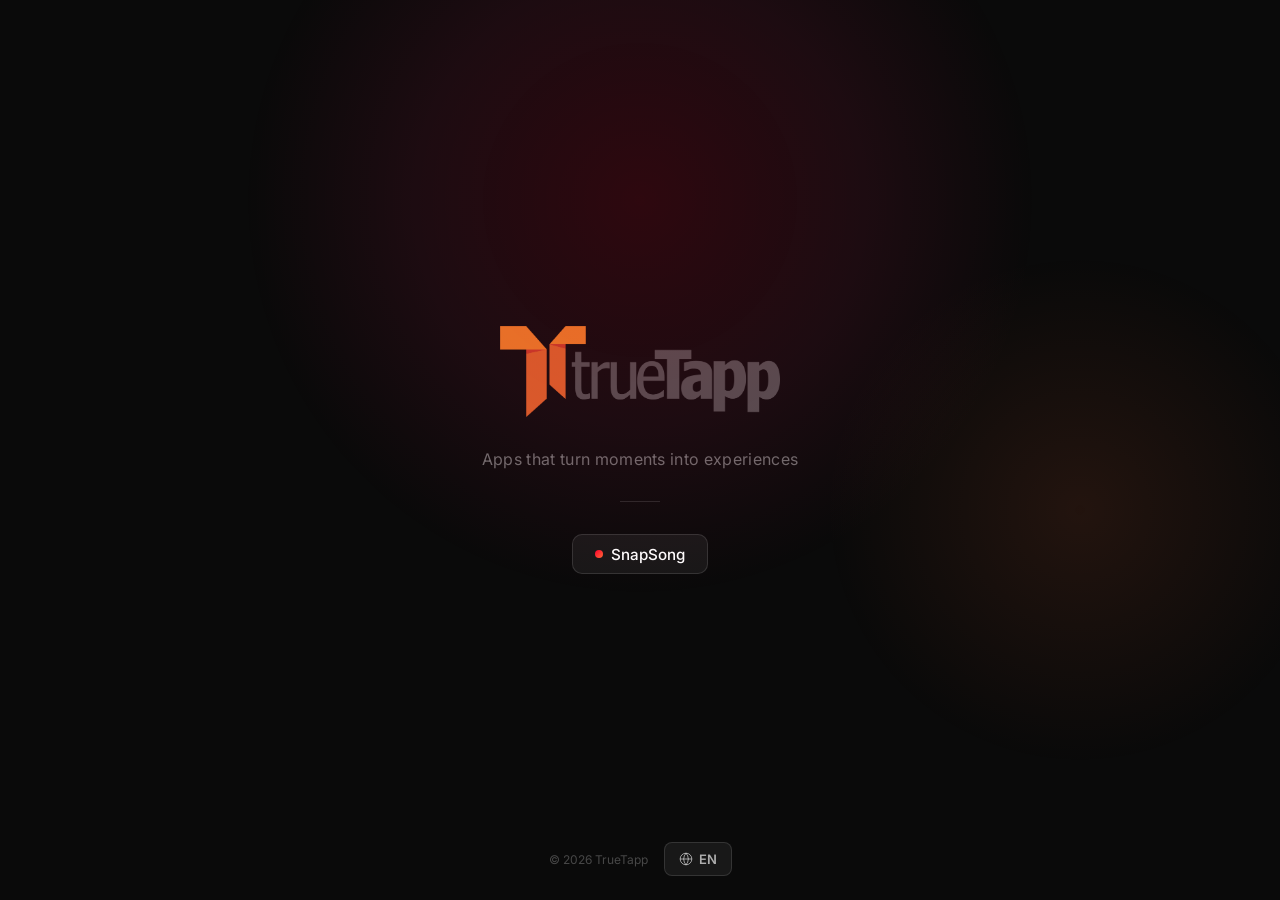
<file: index.html>
<!DOCTYPE html>
<html lang="en" data-i18n-page="home" data-i18n-base="/shared/i18n/">
<head>
    <meta charset="UTF-8">
    <meta name="viewport" content="width=device-width, initial-scale=1.0">
    <meta name="apple-itunes-app" content="app-id=6758351507">
    <title data-i18n-head="meta.title">TrueTapp</title>
    <meta name="description" data-i18n-content="meta.description" content="TrueTapp — Apps that turn moments into experiences.">
    <link rel="stylesheet" href="/shared/css/base.css">
    <style>
        html, body { height: 100%; overflow: hidden; }

        body {
            display: flex;
            flex-direction: column;
            align-items: center;
            justify-content: center;
            text-align: center;
        }

        .tt-container {
            display: flex;
            flex-direction: column;
            align-items: center;
            gap: 2rem;
            padding: 2rem;
        }

        .logo-img {
            max-width: 280px;
            height: auto;
        }

        .tagline {
            font-size: 1rem;
            font-weight: 400;
            color: var(--text-tertiary);
            letter-spacing: 0.02em;
        }

        .divider {
            width: 40px;
            height: 1px;
            background: var(--glass-stroke);
        }

        .apps {
            display: flex;
            flex-direction: column;
            gap: 0.75rem;
        }

        .app-link {
            display: inline-flex;
            align-items: center;
            gap: 0.5rem;
            padding: 0.6rem 1.4rem;
            border-radius: 10px;
            background: var(--glass-fill);
            border: 1px solid var(--glass-stroke);
            color: var(--text-primary);
            text-decoration: none;
            font-size: 0.95rem;
            font-weight: 500;
            transition: all 0.25s ease;
        }

        .app-link:hover {
            background: rgba(255,255,255,0.1);
            border-color: rgba(255,255,255,0.2);
            transform: translateY(-1px);
        }

        .app-link .dot {
            width: 8px;
            height: 8px;
            border-radius: 50%;
            flex-shrink: 0;
        }

        .dot-snapsong {
            background: linear-gradient(135deg, var(--primary-red), var(--accent-orange));
        }

        .tt-footer {
            position: fixed;
            bottom: 1.5rem;
            font-size: 0.75rem;
            color: rgba(255,255,255,0.25);
            display: flex;
            align-items: center;
            gap: 16px;
        }

        /* Language dropdown opens upward on this page */
        .tt-footer .lang-dropdown {
            bottom: calc(100% + 8px);
            top: auto;
            transform: translateY(8px);
        }
        .tt-footer .lang-dropdown.visible {
            transform: translateY(0);
        }
    </style>
</head>
<body>
    <div class="ambient"></div>

    <div class="tt-container">
        <img src="/shared/img/logo.png" alt="TrueTapp" class="logo-img">
        <p class="tagline" data-i18n="truetapp.tagline">Apps that turn moments into experiences</p>
        <div class="divider"></div>
        <div class="apps">
            <a href="snapsong/" class="app-link">
                <span class="dot dot-snapsong"></span>
                SnapSong
            </a>
        </div>
    </div>

    <div class="tt-footer">
        <span>&copy; 2026 TrueTapp</span>
        <span id="lang-switcher-mount"></span>
    </div>

    <script src="/shared/js/i18n.js"></script>
</body>
</html>
</file>
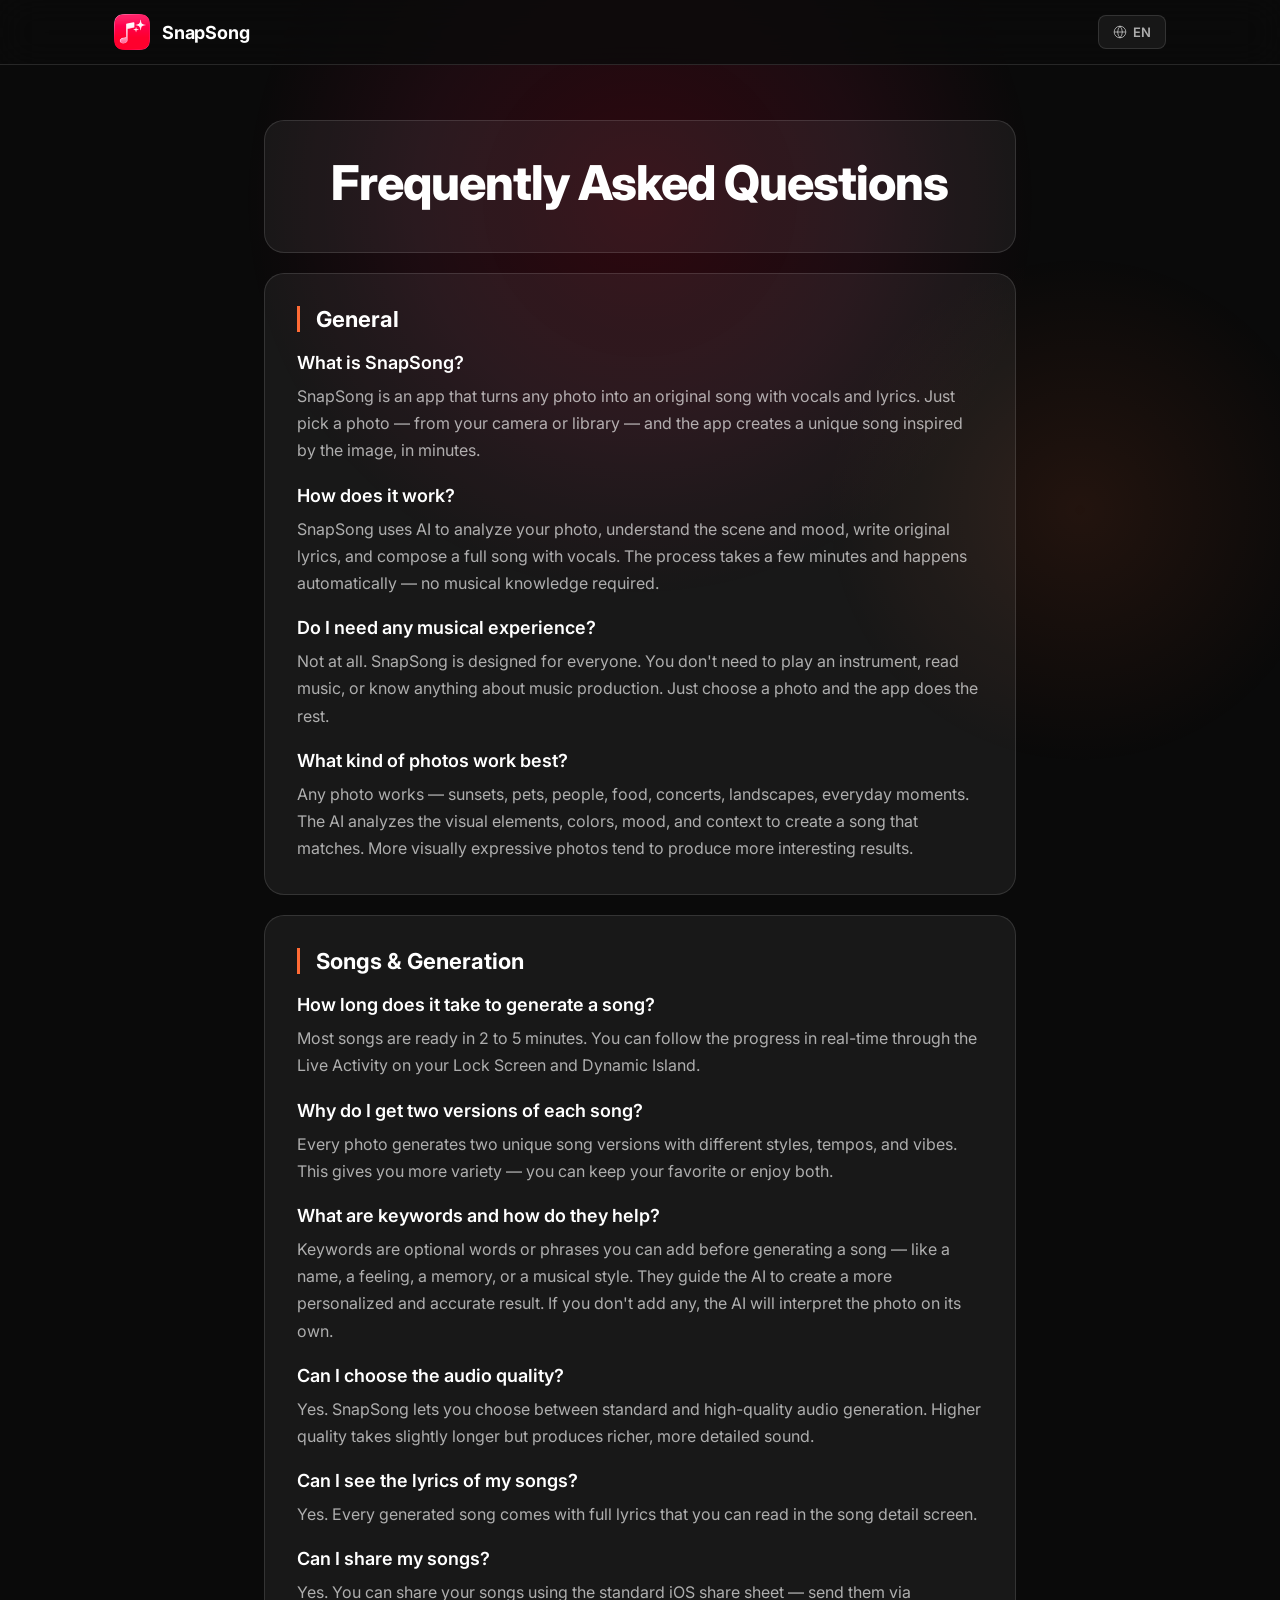
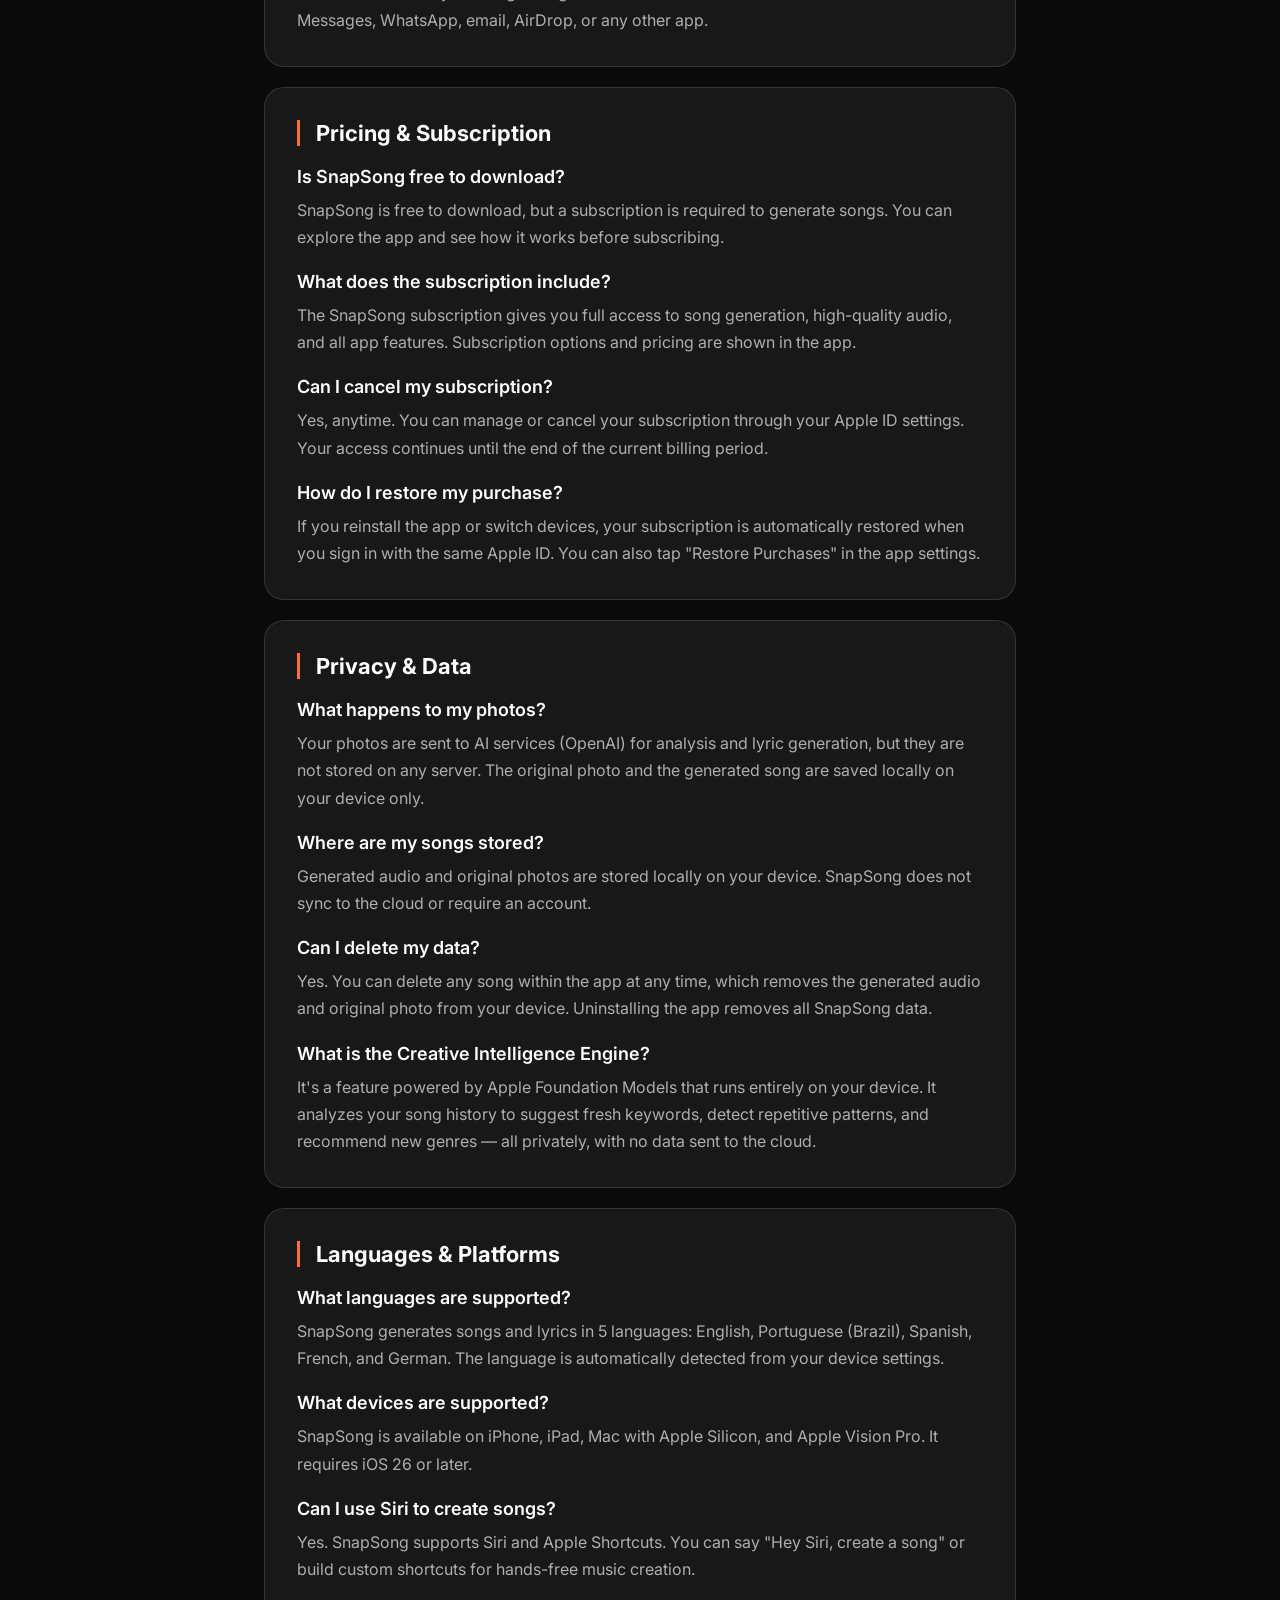
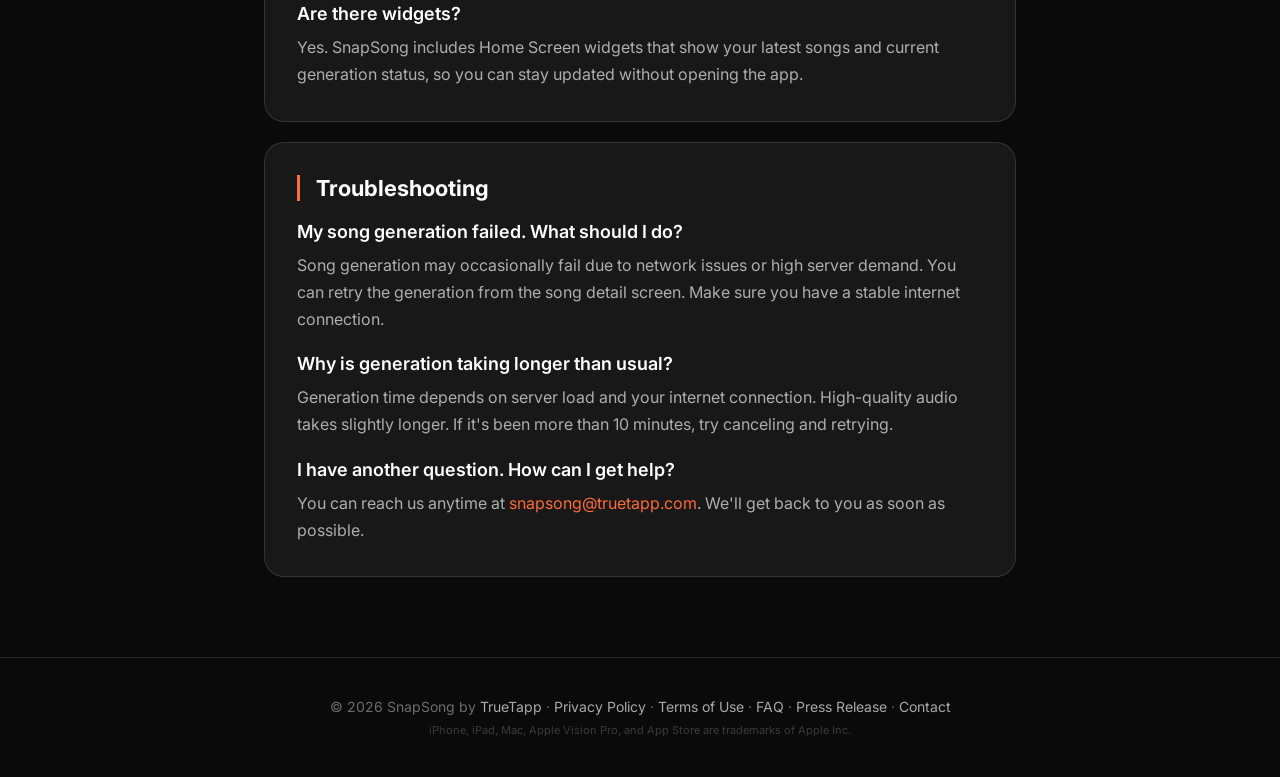
<file: snapsong/faq/index.html>
<!DOCTYPE html>
<html lang="en" data-i18n-page="faq" data-i18n-base="/snapsong/i18n/">
<head>
    <meta charset="UTF-8">
    <meta name="viewport" content="width=device-width, initial-scale=1.0">
    <meta name="apple-itunes-app" content="app-id=6758351507">
    <title data-i18n-head="meta.title">FAQ — SnapSong</title>
    <link rel="icon" type="image/png" href="../assets/img/favicon.png">
    <meta name="description" data-i18n-content="meta.description" content="SnapSong FAQ — Frequently asked questions about AI music generation from photos.">
    <link rel="stylesheet" href="/shared/css/base.css">
    <link rel="stylesheet" href="../assets/css/snapsong.css">
</head>
<body>
<div class="ambient"></div>

<!-- Navigation -->
<nav>
    <div class="container">
        <a href="/snapsong/" class="nav-brand">
            <img src="../assets/img/icon_256.png" alt="SnapSong icon">
            <span>SnapSong</span>
        </a>
        <div class="nav-links">
            <span id="lang-switcher-mount"></span>
        </div>
    </div>
</nav>

<!-- Main Content -->
<div class="legal-content">
    <div class="container">
        <!-- Header -->
        <div class="legal-section">
            <h1 data-i18n="faq.title">Frequently Asked Questions</h1>
        </div>

        <!-- General -->
        <div class="legal-section">
            <h2 data-i18n="faq.general.title">General</h2>

            <h3 data-i18n="faq.general.whatIs.q">What is SnapSong?</h3>
            <p data-i18n="faq.general.whatIs.a">SnapSong is an app that turns any photo into an original song with vocals and lyrics. Just pick a photo — from your camera or library — and the app creates a unique song inspired by the image, in minutes.</p>

            <h3 data-i18n="faq.general.howWork.q">How does it work?</h3>
            <p data-i18n="faq.general.howWork.a">SnapSong uses AI to analyze your photo, understand the scene and mood, write original lyrics, and compose a full song with vocals. The process takes a few minutes and happens automatically — no musical knowledge required.</p>

            <h3 data-i18n="faq.general.needMusic.q">Do I need any musical experience?</h3>
            <p data-i18n="faq.general.needMusic.a">Not at all. SnapSong is designed for everyone. You don't need to play an instrument, read music, or know anything about music production. Just choose a photo and the app does the rest.</p>

            <h3 data-i18n="faq.general.whatPhotos.q">What kind of photos work best?</h3>
            <p data-i18n="faq.general.whatPhotos.a">Any photo works — sunsets, pets, people, food, concerts, landscapes, everyday moments. The AI analyzes the visual elements, colors, mood, and context to create a song that matches. More visually expressive photos tend to produce more interesting results.</p>
        </div>

        <!-- Songs & Generation -->
        <div class="legal-section">
            <h2 data-i18n="faq.songs.title">Songs & Generation</h2>

            <h3 data-i18n="faq.songs.howLong.q">How long does it take to generate a song?</h3>
            <p data-i18n="faq.songs.howLong.a">Most songs are ready in 2 to 5 minutes. You can follow the progress in real-time through the Live Activity on your Lock Screen and Dynamic Island.</p>

            <h3 data-i18n="faq.songs.twoVersions.q">Why do I get two versions of each song?</h3>
            <p data-i18n="faq.songs.twoVersions.a">Every photo generates two unique song versions with different styles, tempos, and vibes. This gives you more variety — you can keep your favorite or enjoy both.</p>

            <h3 data-i18n="faq.songs.keywords.q">What are keywords and how do they help?</h3>
            <p data-i18n="faq.songs.keywords.a">Keywords are optional words or phrases you can add before generating a song — like a name, a feeling, a memory, or a musical style. They guide the AI to create a more personalized and accurate result. If you don't add any, the AI will interpret the photo on its own.</p>

            <h3 data-i18n="faq.songs.quality.q">Can I choose the audio quality?</h3>
            <p data-i18n="faq.songs.quality.a">Yes. SnapSong lets you choose between standard and high-quality audio generation. Higher quality takes slightly longer but produces richer, more detailed sound.</p>

            <h3 data-i18n="faq.songs.lyrics.q">Can I see the lyrics of my songs?</h3>
            <p data-i18n="faq.songs.lyrics.a">Yes. Every generated song comes with full lyrics that you can read in the song detail screen.</p>

            <h3 data-i18n="faq.songs.share.q">Can I share my songs?</h3>
            <p data-i18n="faq.songs.share.a">Yes. You can share your songs using the standard iOS share sheet — send them via Messages, WhatsApp, email, AirDrop, or any other app.</p>
        </div>

        <!-- Pricing & Subscription -->
        <div class="legal-section">
            <h2 data-i18n="faq.pricing.title">Pricing & Subscription</h2>

            <h3 data-i18n="faq.pricing.free.q">Is SnapSong free to download?</h3>
            <p data-i18n="faq.pricing.free.a">SnapSong is free to download, but a subscription is required to generate songs. You can explore the app and see how it works before subscribing.</p>

            <h3 data-i18n="faq.pricing.premium.q">What does the subscription include?</h3>
            <p data-i18n="faq.pricing.premium.a">The SnapSong subscription gives you full access to song generation, high-quality audio, and all app features. Subscription options and pricing are shown in the app.</p>

            <h3 data-i18n="faq.pricing.cancel.q">Can I cancel my subscription?</h3>
            <p data-i18n="faq.pricing.cancel.a">Yes, anytime. You can manage or cancel your subscription through your Apple ID settings. Your access continues until the end of the current billing period.</p>

            <h3 data-i18n="faq.pricing.restore.q">How do I restore my purchase?</h3>
            <p data-i18n="faq.pricing.restore.a">If you reinstall the app or switch devices, your subscription is automatically restored when you sign in with the same Apple ID. You can also tap "Restore Purchases" in the app settings.</p>
        </div>

        <!-- Privacy & Data -->
        <div class="legal-section">
            <h2 data-i18n="faq.privacy.title">Privacy & Data</h2>

            <h3 data-i18n="faq.privacy.photos.q">What happens to my photos?</h3>
            <p data-i18n="faq.privacy.photos.a">Your photos are sent to AI services (OpenAI) for analysis and lyric generation, but they are not stored on any server. The original photo and the generated song are saved locally on your device only.</p>

            <h3 data-i18n="faq.privacy.stored.q">Where are my songs stored?</h3>
            <p data-i18n="faq.privacy.stored.a">Generated audio and original photos are stored locally on your device. SnapSong does not sync to the cloud or require an account.</p>

            <h3 data-i18n="faq.privacy.delete.q">Can I delete my data?</h3>
            <p data-i18n="faq.privacy.delete.a">Yes. You can delete any song within the app at any time, which removes the generated audio and original photo from your device. Uninstalling the app removes all SnapSong data.</p>

            <h3 data-i18n="faq.privacy.intelligence.q">What is the Creative Intelligence Engine?</h3>
            <p data-i18n="faq.privacy.intelligence.a">It's a feature powered by Apple Foundation Models that runs entirely on your device. It analyzes your song history to suggest fresh keywords, detect repetitive patterns, and recommend new genres — all privately, with no data sent to the cloud.</p>
        </div>

        <!-- Languages & Platforms -->
        <div class="legal-section">
            <h2 data-i18n="faq.platforms.title">Languages & Platforms</h2>

            <h3 data-i18n="faq.platforms.languages.q">What languages are supported?</h3>
            <p data-i18n="faq.platforms.languages.a">SnapSong generates songs and lyrics in 5 languages: English, Portuguese (Brazil), Spanish, French, and German. The language is automatically detected from your device settings.</p>

            <h3 data-i18n="faq.platforms.devices.q">What devices are supported?</h3>
            <p data-i18n="faq.platforms.devices.a">SnapSong is available on iPhone, iPad, Mac with Apple Silicon, and Apple Vision Pro. It requires iOS 26 or later.</p>

            <h3 data-i18n="faq.platforms.siri.q">Can I use Siri to create songs?</h3>
            <p data-i18n="faq.platforms.siri.a">Yes. SnapSong supports Siri and Apple Shortcuts. You can say "Hey Siri, create a song" or build custom shortcuts for hands-free music creation.</p>

            <h3 data-i18n="faq.platforms.widgets.q">Are there widgets?</h3>
            <p data-i18n="faq.platforms.widgets.a">Yes. SnapSong includes Home Screen widgets that show your latest songs and current generation status, so you can stay updated without opening the app.</p>
        </div>

        <!-- Troubleshooting -->
        <div class="legal-section">
            <h2 data-i18n="faq.trouble.title">Troubleshooting</h2>

            <h3 data-i18n="faq.trouble.failed.q">My song generation failed. What should I do?</h3>
            <p data-i18n="faq.trouble.failed.a">Song generation may occasionally fail due to network issues or high server demand. You can retry the generation from the song detail screen. Make sure you have a stable internet connection.</p>

            <h3 data-i18n="faq.trouble.slow.q">Why is generation taking longer than usual?</h3>
            <p data-i18n="faq.trouble.slow.a">Generation time depends on server load and your internet connection. High-quality audio takes slightly longer. If it's been more than 10 minutes, try canceling and retrying.</p>

            <h3 data-i18n="faq.trouble.contact.q">I have another question. How can I get help?</h3>
            <p data-i18n="faq.trouble.contact.a">You can reach us anytime at <a href="mailto:snapsong@truetapp.com">snapsong@truetapp.com</a>. We'll get back to you as soon as possible.</p>
        </div>
    </div>
</div>

<!-- Footer -->
<footer>
    <div class="container">
        <p>&copy; 2026 SnapSong by <a href="/">TrueTapp</a> &middot; <a href="/snapsong/privacy/" data-i18n="footer.privacy">Privacy Policy</a> &middot; <a href="/snapsong/terms/" data-i18n="footer.terms">Terms of Use</a> &middot; <a href="/snapsong/faq/" data-i18n="footer.faq">FAQ</a> &middot; <a href="/snapsong/press-release/" data-i18n="footer.pressRelease">Press Release</a> &middot; <a href="mailto:snapsong@truetapp.com" data-i18n="footer.contact">Contact</a></p>
        <p class="footer-legal">iPhone, iPad, Mac, Apple Vision Pro, and App Store are trademarks of Apple Inc.</p>
    </div>
</footer>

<script src="/shared/js/i18n.js"></script>
</body>
</html>
</file>
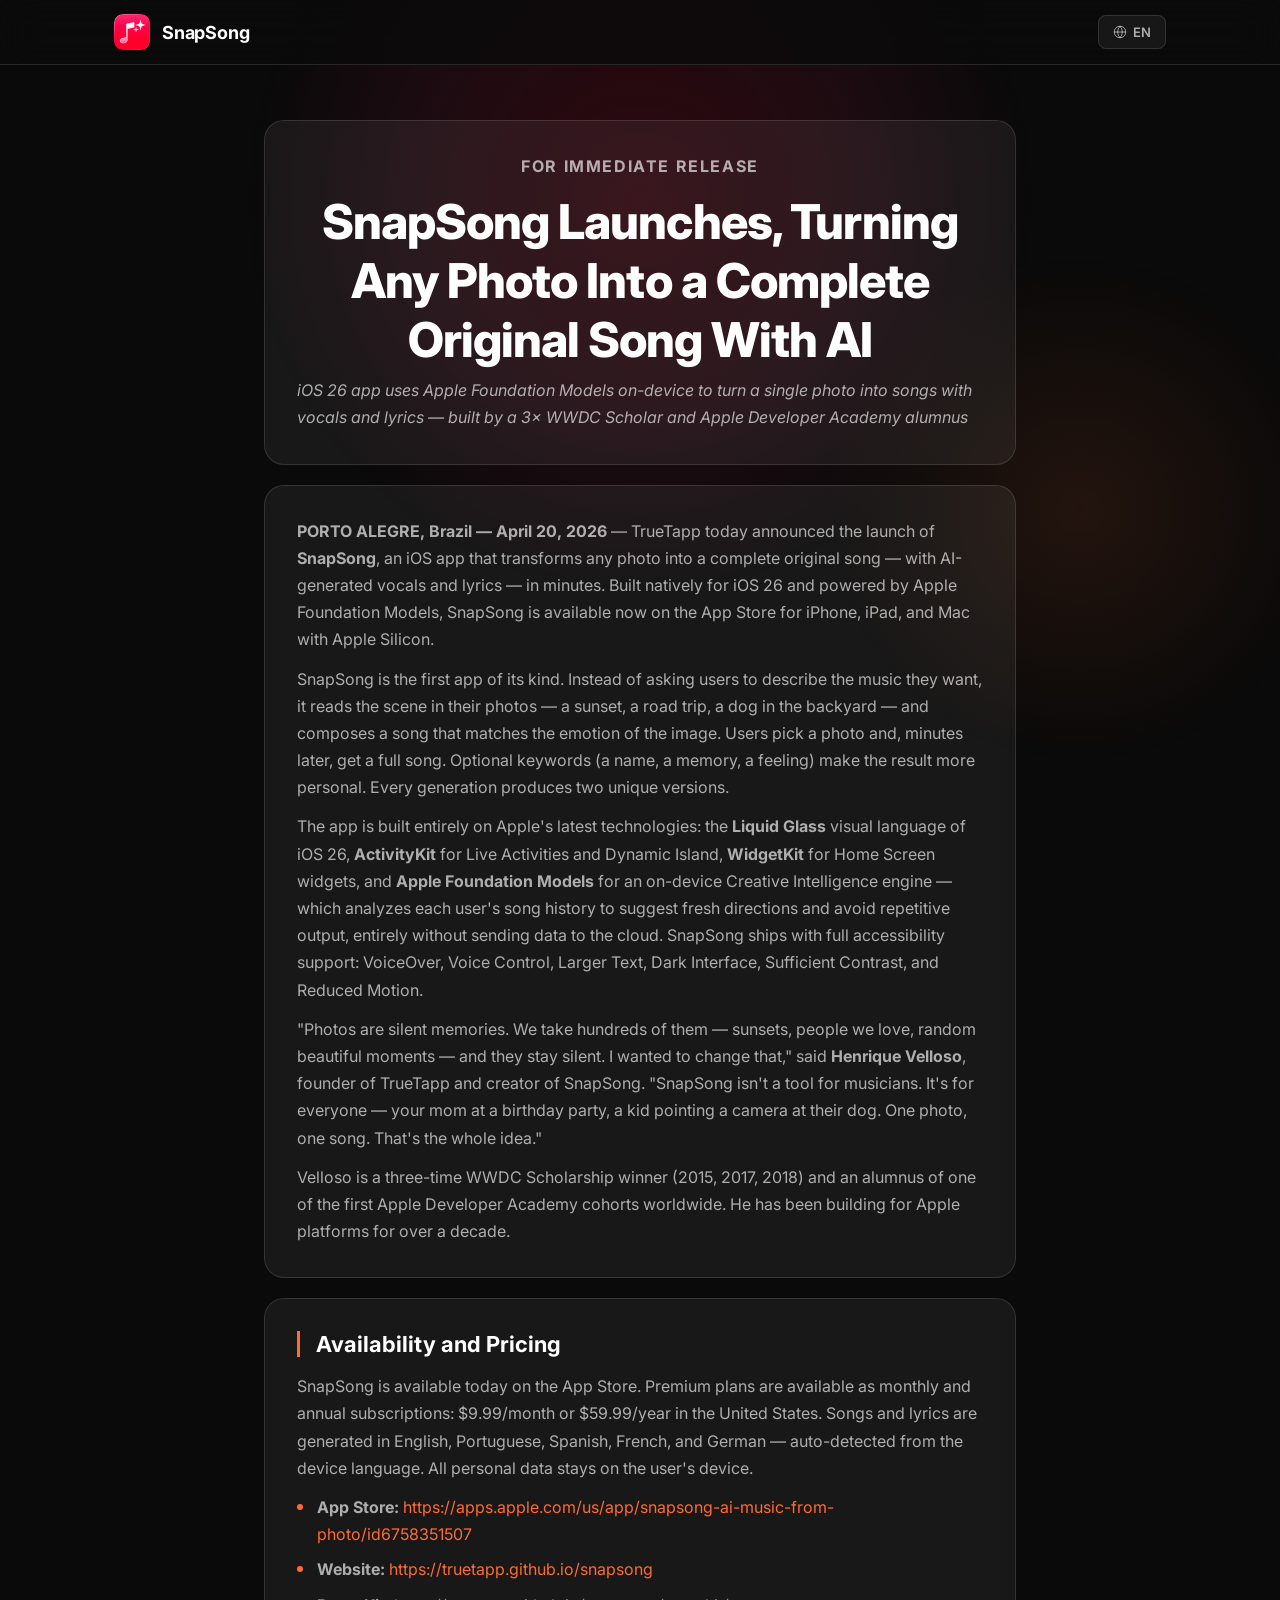
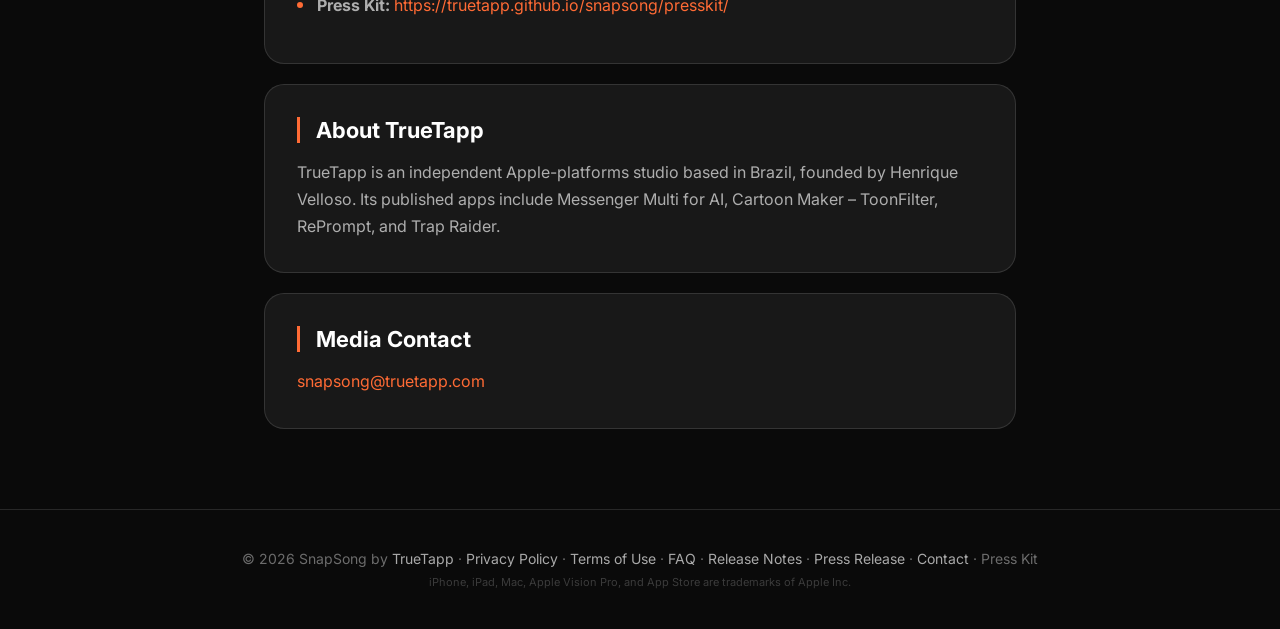
<file: snapsong/press-release/index.html>
<!DOCTYPE html>
<html lang="en" data-i18n-page="press-release" data-i18n-base="/snapsong/i18n/">
<head>
    <meta charset="UTF-8">
    <meta name="viewport" content="width=device-width, initial-scale=1.0">
    <meta name="apple-itunes-app" content="app-id=6758351507">
    <title data-i18n-head="meta.title">Press Release — SnapSong</title>
    <link rel="icon" type="image/png" href="../assets/img/favicon.png">
    <meta name="description" data-i18n-content="meta.description" content="SnapSong launch press release.">
    <link rel="stylesheet" href="/shared/css/base.css">
    <link rel="stylesheet" href="../assets/css/snapsong.css">
</head>
<body>
<div class="ambient"></div>

<!-- Navigation -->
<nav>
    <div class="container">
        <a href="/snapsong/" class="nav-brand">
            <img src="../assets/img/icon_256.png" alt="SnapSong icon">
            <span>SnapSong</span>
        </a>
        <div class="nav-links">
            <span id="lang-switcher-mount"></span>
        </div>
    </div>
</nav>

<!-- Main Content -->
<div class="legal-content">
    <div class="container">
        <div class="legal-section">
            <p class="section-label" data-i18n="pressRelease.kicker"><strong>FOR IMMEDIATE RELEASE</strong></p>
            <h1 data-i18n="pressRelease.title">SnapSong Launches, Turning Any Photo Into a Complete Original Song With AI</h1>
            <p><em data-i18n="pressRelease.subtitle">iOS 26 app uses Apple Foundation Models on-device to turn a single photo into songs with vocals and lyrics — built by a 3× WWDC Scholar and Apple Developer Academy alumnus</em></p>
        </div>

        <div class="legal-section">
            <p data-i18n="pressRelease.dateline"><strong>PORTO ALEGRE, Brazil — April 20, 2026</strong> — TrueTapp today announced the launch of <strong>SnapSong</strong>, an iOS app that transforms any photo into a complete original song — with AI-generated vocals and lyrics — in minutes. Built natively for iOS 26 and powered by Apple Foundation Models, SnapSong is available now on the App Store for iPhone, iPad, and Mac with Apple Silicon.</p>
            <p data-i18n="pressRelease.kind">SnapSong is the first app of its kind. Instead of asking users to describe the music they want, it reads the scene in their photos — a sunset, a road trip, a dog in the backyard — and composes a song that matches the emotion of the image. Users pick a photo and, minutes later, get a full song. Optional keywords (a name, a memory, a feeling) make the result more personal. Every generation produces two unique versions.</p>
            <p data-i18n="pressRelease.tech">The app is built entirely on Apple's latest technologies: the <strong>Liquid Glass</strong> visual language of iOS 26, <strong>ActivityKit</strong> for Live Activities and Dynamic Island, <strong>WidgetKit</strong> for Home Screen widgets, and <strong>Apple Foundation Models</strong> for an on-device Creative Intelligence engine — which analyzes each user's song history to suggest fresh directions and avoid repetitive output, entirely without sending data to the cloud. SnapSong ships with full accessibility support: VoiceOver, Voice Control, Larger Text, Dark Interface, Sufficient Contrast, and Reduced Motion.</p>
            <p data-i18n="pressRelease.quote">&quot;Photos are silent memories. We take hundreds of them — sunsets, people we love, random beautiful moments — and they stay silent. I wanted to change that,&quot; said <strong>Henrique Velloso</strong>, founder of TrueTapp and creator of SnapSong. &quot;SnapSong isn't a tool for musicians. It's for everyone — your mom at a birthday party, a kid pointing a camera at their dog. One photo, one song. That's the whole idea.&quot;</p>
            <p data-i18n="pressRelease.bio">Velloso is a three-time WWDC Scholarship winner (2015, 2017, 2018) and an alumnus of one of the first Apple Developer Academy cohorts worldwide. He has been building for Apple platforms for over a decade.</p>
        </div>

        <div class="legal-section">
            <h2 data-i18n="pressRelease.availabilityTitle">Availability and Pricing</h2>
            <p data-i18n="pressRelease.availabilityBody">SnapSong is available today on the App Store. Premium plans are available as monthly and annual subscriptions: $9.99/month or $59.99/year in the United States. Songs and lyrics are generated in English, Portuguese, Spanish, French, and German — auto-detected from the device language. All personal data stays on the user's device.</p>
            <ul>
                <li data-i18n="pressRelease.appStore"><strong>App Store:</strong> <a href="https://apps.apple.com/us/app/snapsong-ai-music-from-photo/id6758351507" target="_blank">https://apps.apple.com/us/app/snapsong-ai-music-from-photo/id6758351507</a></li>
                <li data-i18n="pressRelease.website"><strong>Website:</strong> <a href="https://truetapp.github.io/snapsong" target="_blank">https://truetapp.github.io/snapsong</a></li>
                <li data-i18n="pressRelease.pressKit"><strong>Press Kit:</strong> <a href="https://truetapp.github.io/snapsong/presskit/">https://truetapp.github.io/snapsong/presskit/</a></li>
            </ul>
        </div>

        <div class="legal-section">
            <h2 data-i18n="pressRelease.aboutTitle">About TrueTapp</h2>
            <p data-i18n="pressRelease.aboutBody">TrueTapp is an independent Apple-platforms studio based in Brazil, founded by Henrique Velloso. Its published apps include Messenger Multi for AI, Cartoon Maker – ToonFilter, RePrompt, and Trap Raider.</p>
        </div>

        <div class="legal-section">
            <h2 data-i18n="pressRelease.mediaTitle">Media Contact</h2>
            <p><a href="mailto:snapsong@truetapp.com" data-i18n="pressRelease.mediaEmail">snapsong@truetapp.com</a></p>
        </div>
    </div>
</div>

<!-- Footer -->
<footer>
    <div class="container">
        <p>&copy; 2026 SnapSong by <a href="/">TrueTapp</a> &middot; <a href="/snapsong/privacy/" data-i18n="footer.privacy">Privacy Policy</a> &middot; <a href="/snapsong/terms/" data-i18n="footer.terms">Terms of Use</a> &middot; <a href="/snapsong/faq/" data-i18n="footer.faq">FAQ</a> &middot; <a href="/snapsong/releases/" data-i18n="footer.releaseNotes">Release Notes</a> &middot; <a href="/snapsong/press-release/" data-i18n="footer.pressRelease">Press Release</a> &middot; <a href="mailto:snapsong@truetapp.com" data-i18n="footer.contact">Contact</a> &middot; <a href="/snapsong/presskit/" style="color:var(--text-tertiary);" data-i18n="footer.presskit">Press Kit</a></p>
        <p class="footer-legal">iPhone, iPad, Mac, Apple Vision Pro, and App Store are trademarks of Apple Inc.</p>
    </div>
</footer>

<script src="/shared/js/i18n.js"></script>
</body>
</html>
</file>
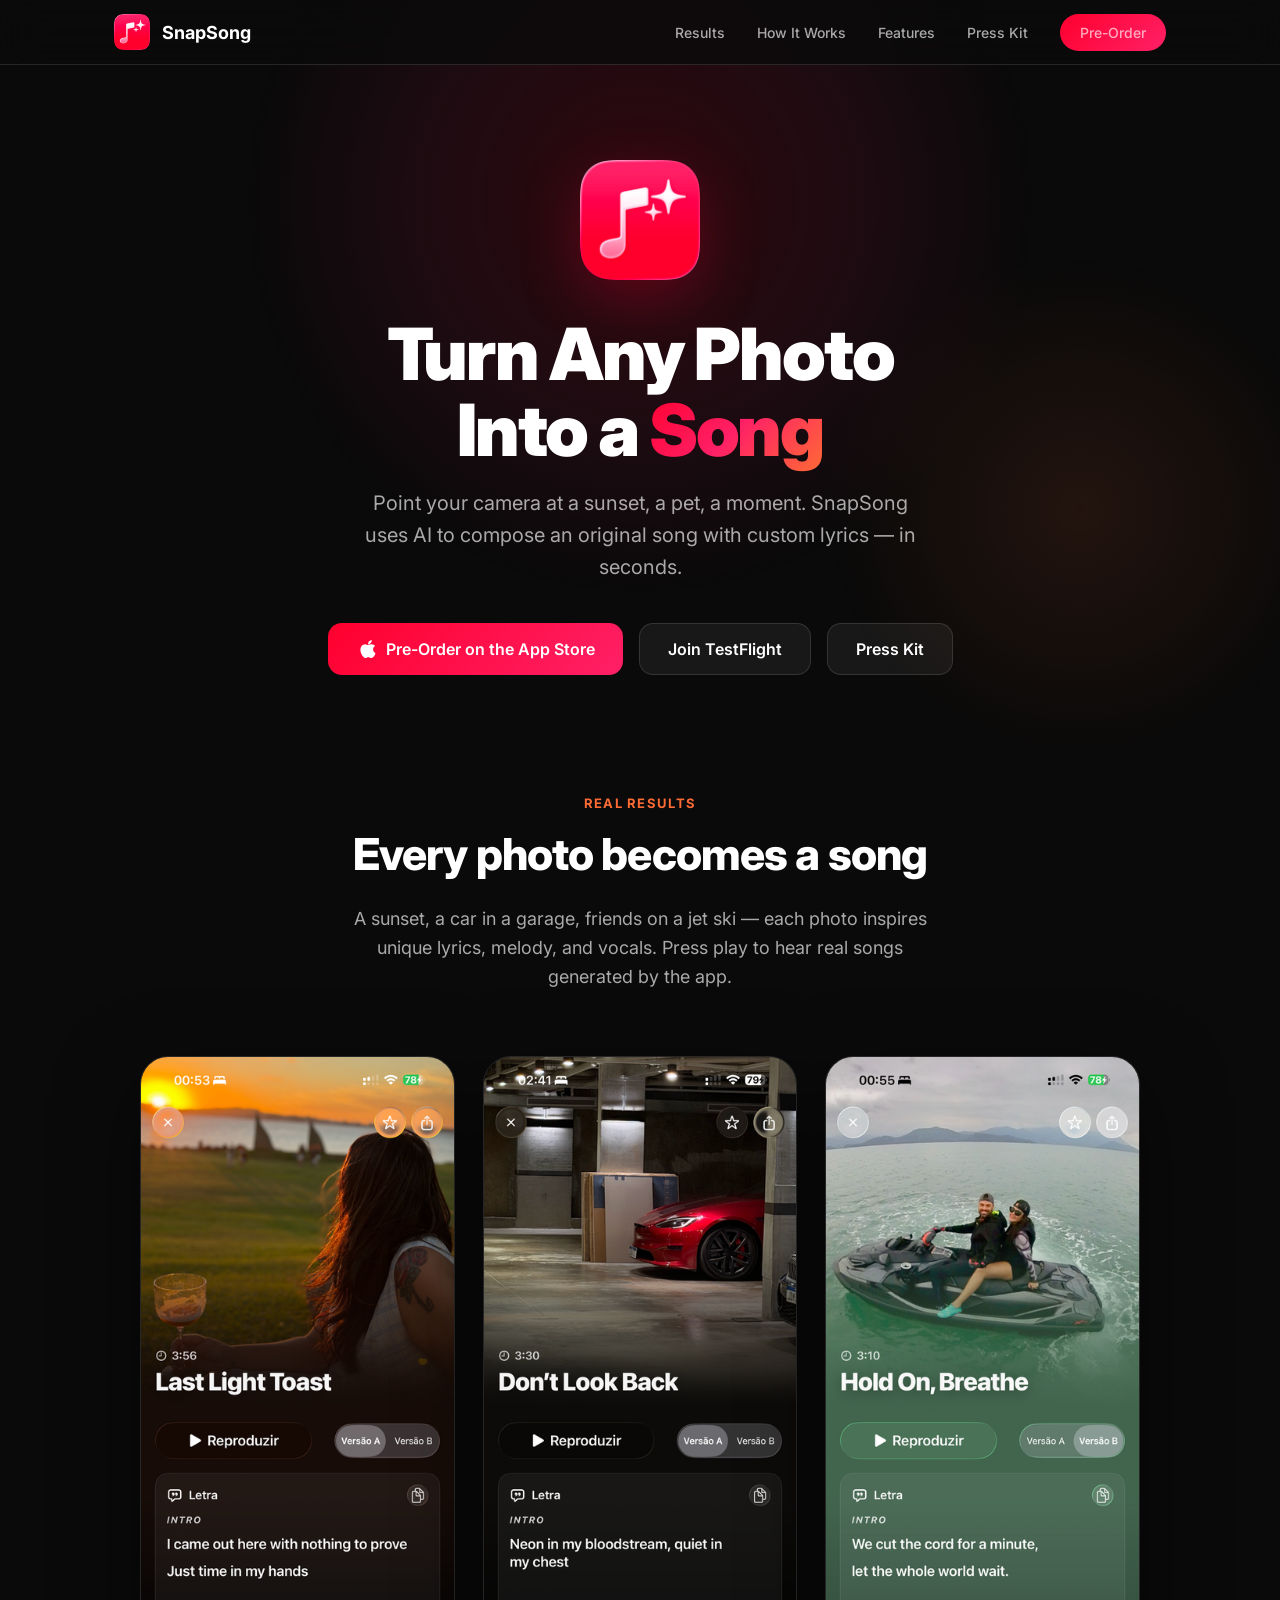
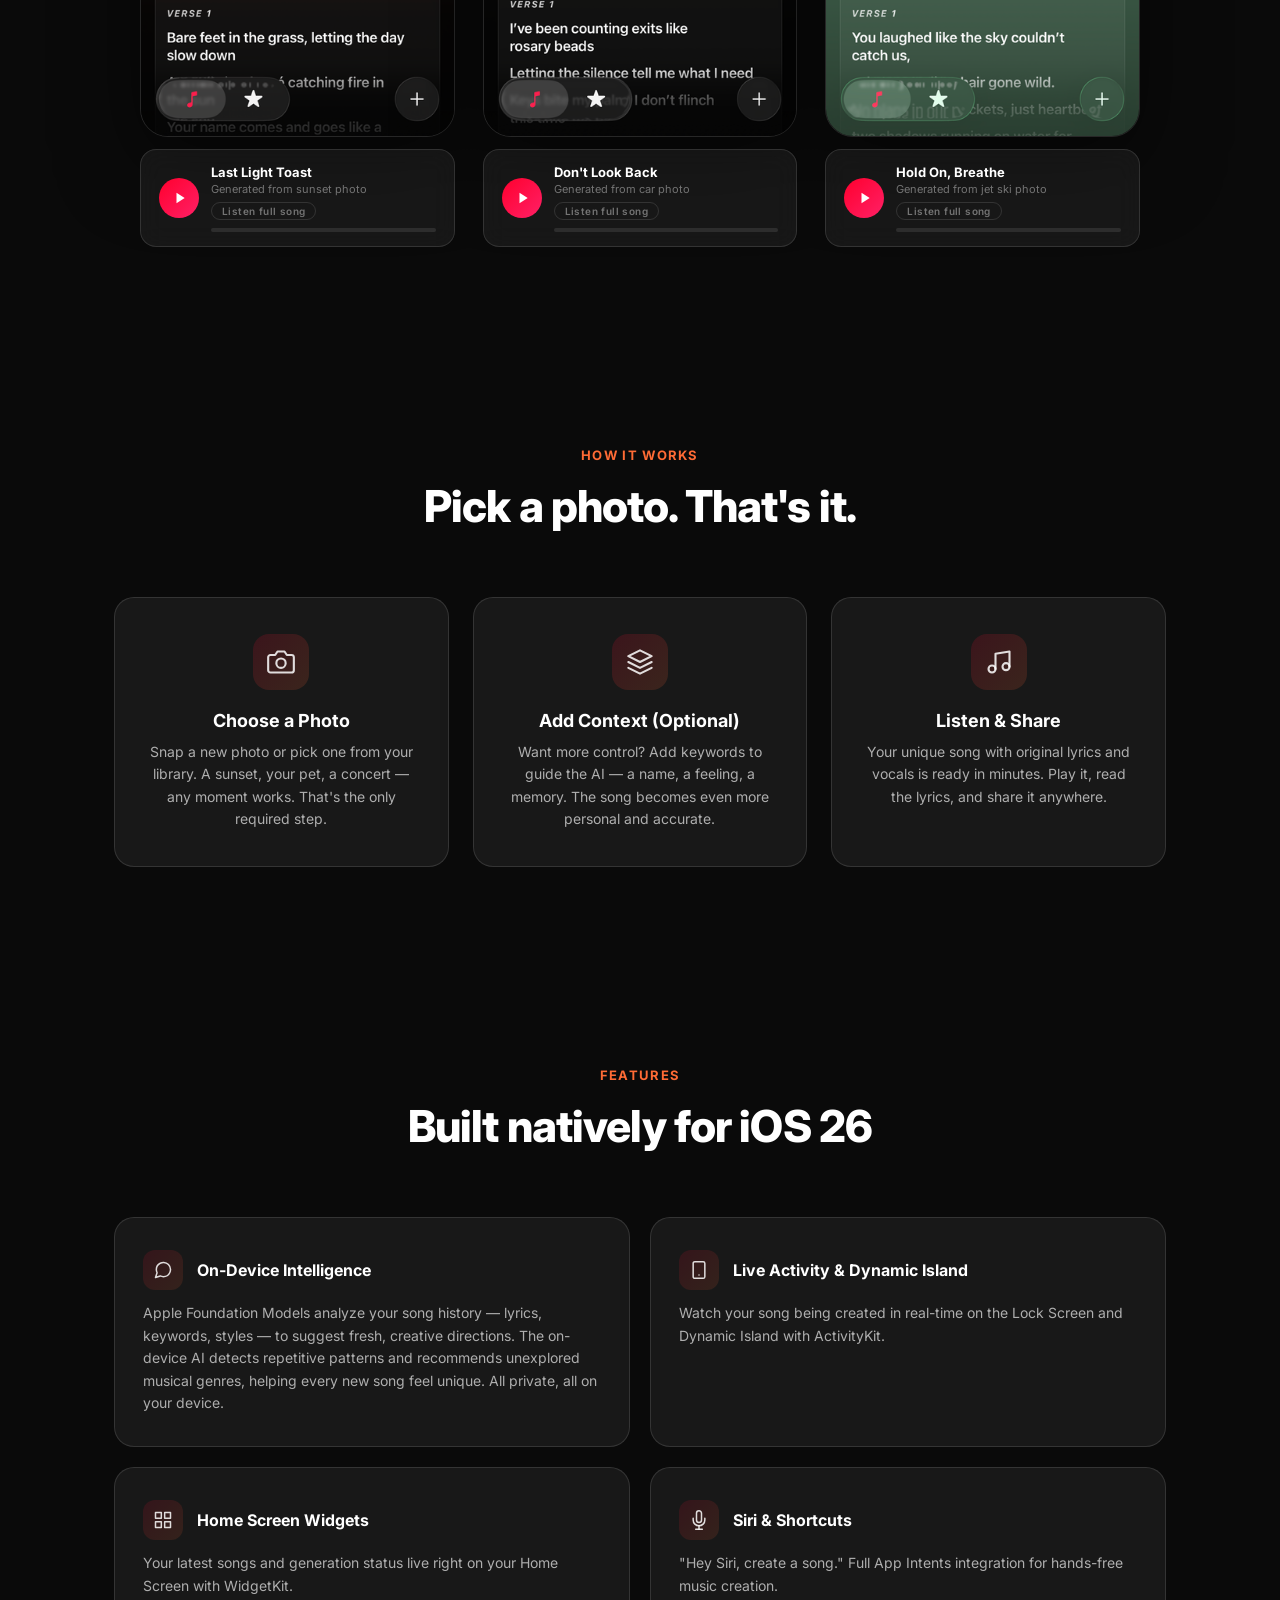
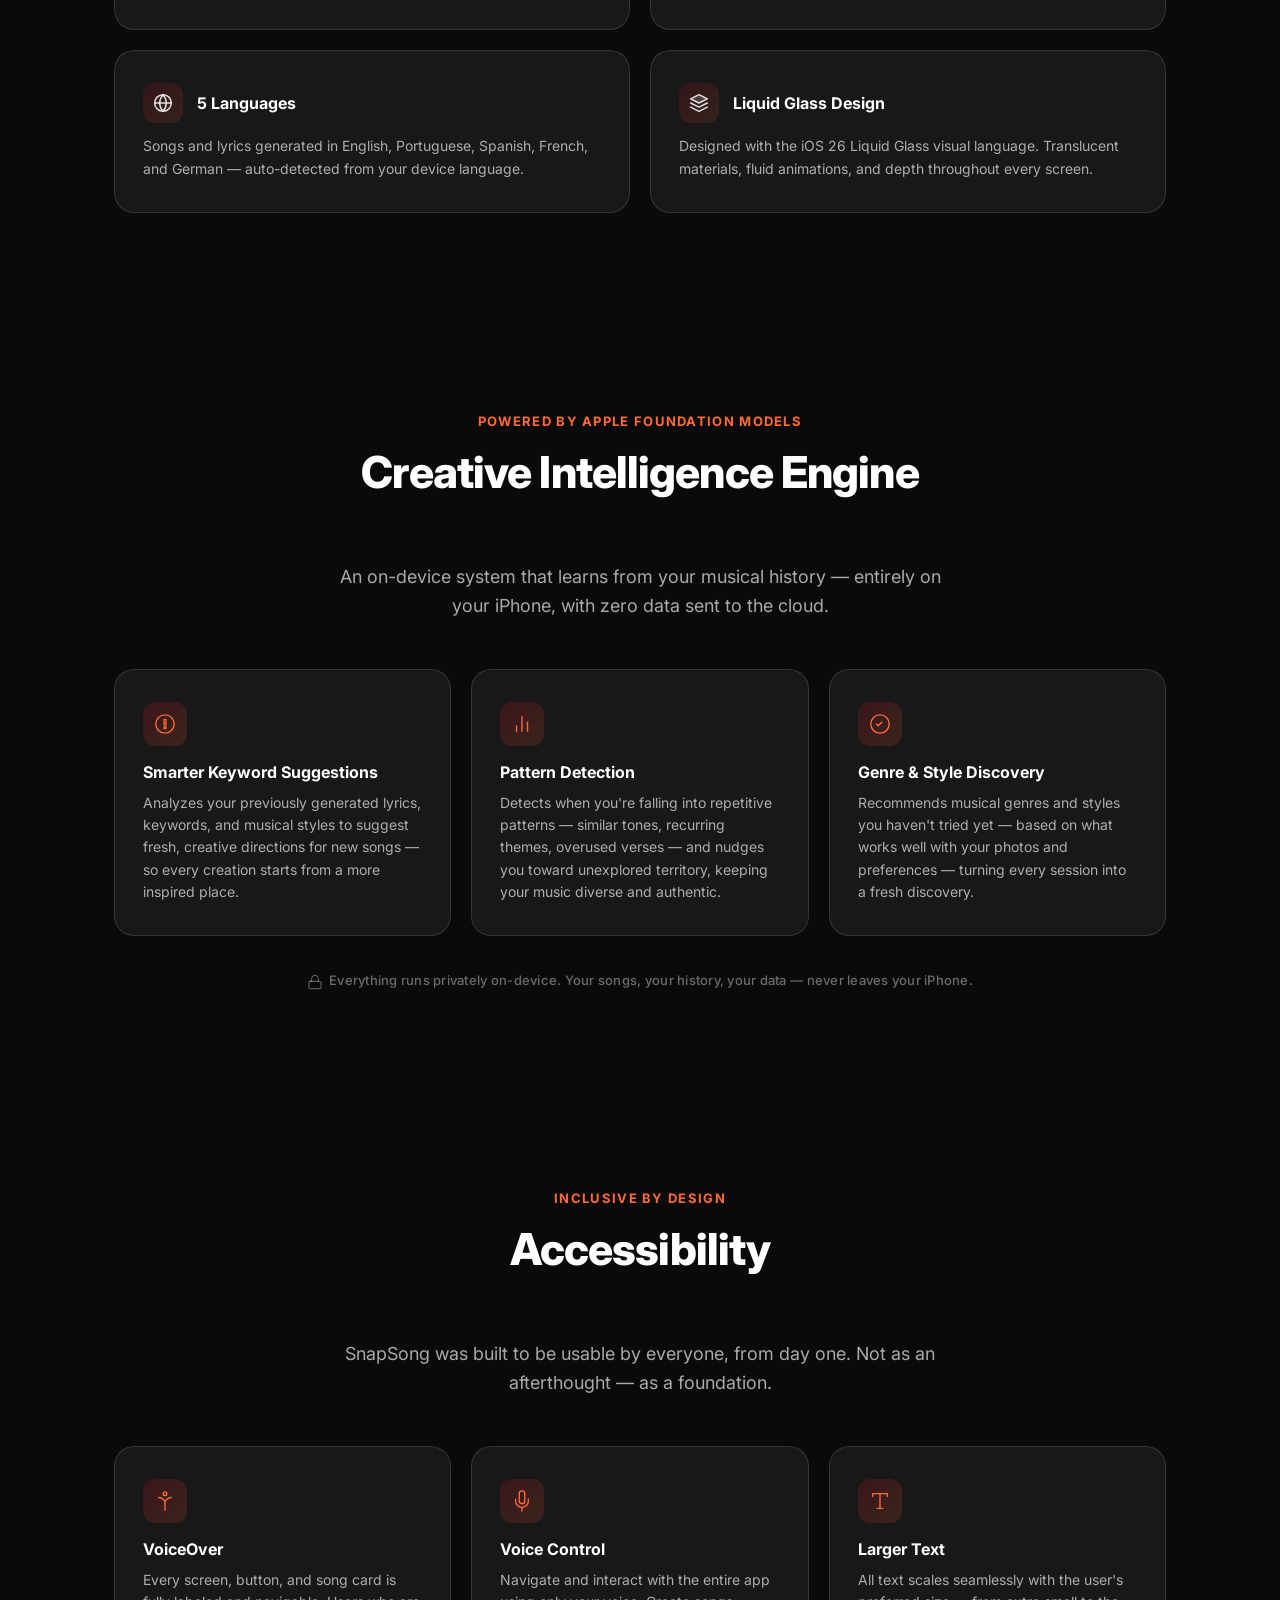
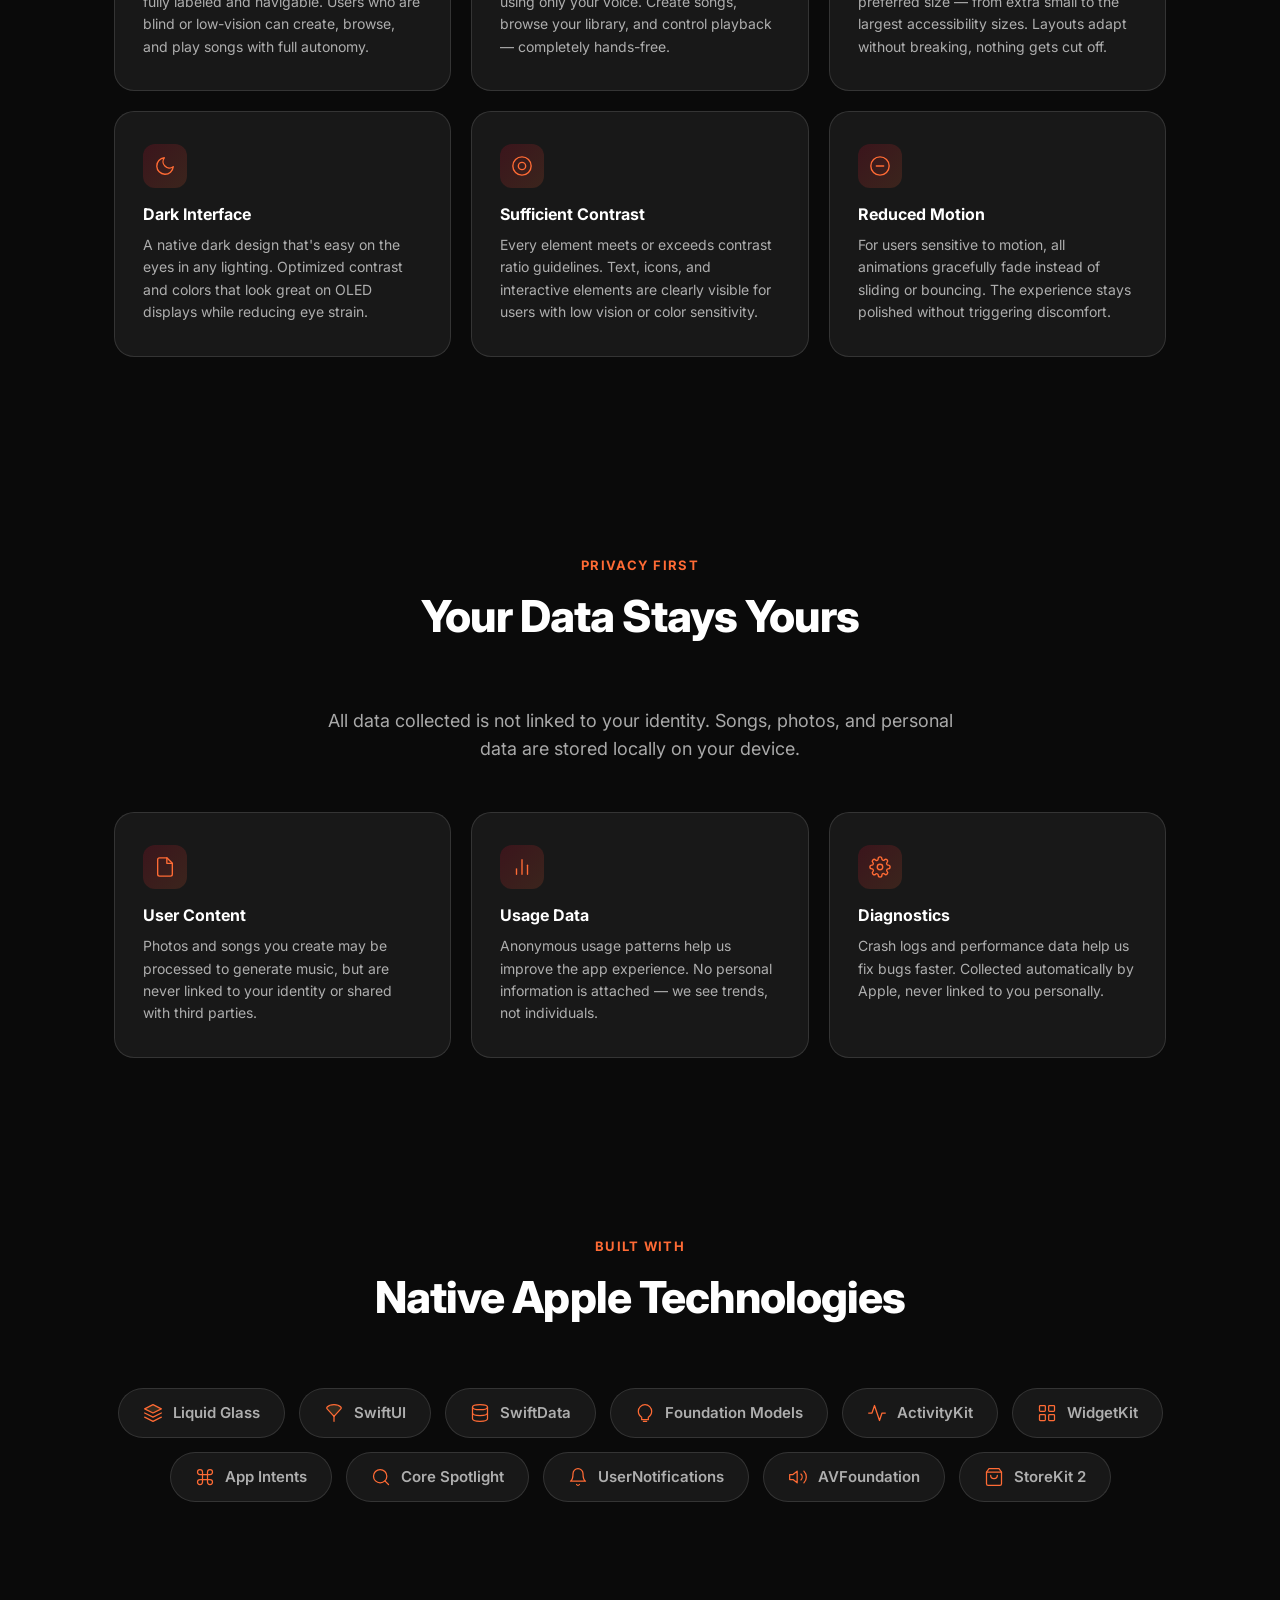
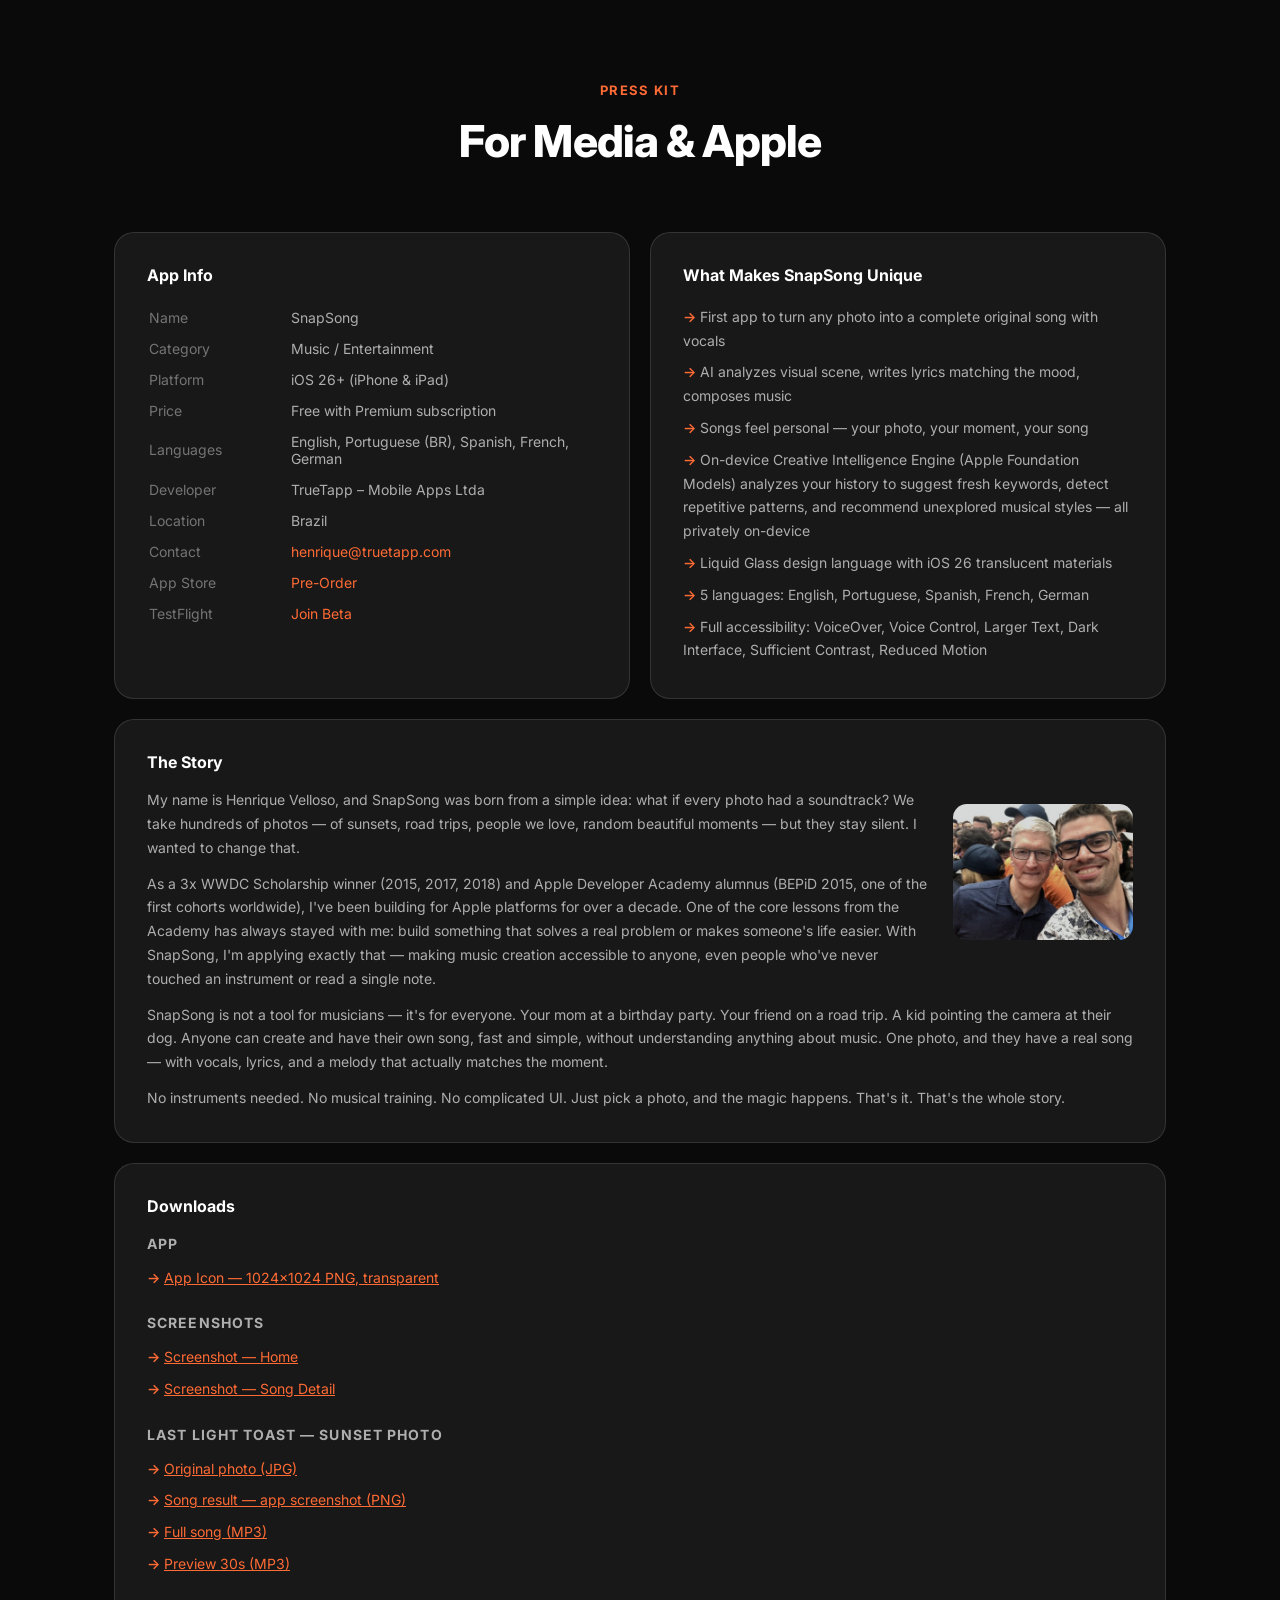
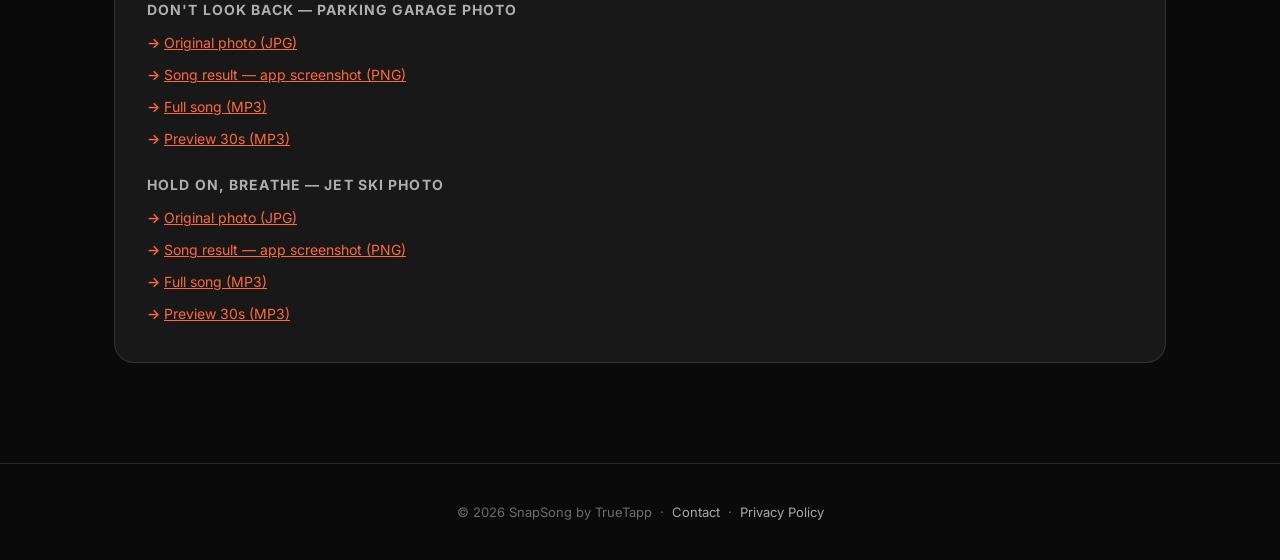
<file: SnapSong/PressKit/index.html>
<!DOCTYPE html>
<html lang="en">
<head>
    <meta charset="UTF-8">
    <meta name="viewport" content="width=device-width, initial-scale=1.0">
    <title>SnapSong — Turn Photos into Music</title>
    <link rel="icon" type="image/png" href="favicon.png">
    <meta name="description" content="SnapSong transforms any photo into an original song with AI. Point your camera, get a unique song with custom lyrics in seconds.">
    <meta property="og:title" content="SnapSong — Turn Photos into Music">
    <meta property="og:description" content="Point your camera at any moment. Get an original song with custom lyrics in seconds.">
    <meta property="og:image" content="og_card.png">
    <style>
        @import url('https://fonts.googleapis.com/css2?family=Inter:wght@300;400;500;600;700;800;900&display=swap');

        *, *::before, *::after { margin: 0; padding: 0; box-sizing: border-box; }

        :root {
            --bg-dark: #0A0A0A;
            --primary-red: #FF002E;
            --primary-pink: #FF2066;
            --accent-orange: #FF6B35;
            --accent-yellow: #FFB347;
            --text-primary: #FFFFFF;
            --text-secondary: rgba(255,255,255,0.65);
            --text-tertiary: rgba(255,255,255,0.4);
            --glass-fill: rgba(255,255,255,0.06);
            --glass-stroke: rgba(255,255,255,0.12);
        }

        html { scroll-behavior: smooth; }

        body {
            font-family: 'Inter', -apple-system, BlinkMacSystemFont, sans-serif;
            background: var(--bg-dark);
            color: var(--text-primary);
            overflow-x: hidden;
            -webkit-font-smoothing: antialiased;
        }

        /* ── Ambient ── */
        .ambient { position: fixed; inset: 0; z-index: 0; pointer-events: none; overflow: hidden; }
        .ambient::before {
            content: ''; position: absolute; width: 800px; height: 800px; top: -200px; left: 50%; transform: translateX(-50%);
            background: radial-gradient(circle, rgba(255,0,46,0.15) 0%, rgba(255,32,102,0.08) 40%, transparent 70%);
            animation: pulse 8s ease-in-out infinite;
        }
        .ambient::after {
            content: ''; position: absolute; width: 600px; height: 600px; bottom: 10%; right: -100px;
            background: radial-gradient(circle, rgba(255,107,53,0.1) 0%, transparent 60%);
            animation: pulse 10s ease-in-out infinite reverse;
        }
        @keyframes pulse {
            0%, 100% { opacity: 0.6; transform: translateX(-50%) scale(1); }
            50% { opacity: 1; transform: translateX(-50%) scale(1.15); }
        }

        /* ── Layout ── */
        .container { max-width: 1100px; margin: 0 auto; padding: 0 24px; position: relative; z-index: 1; }

        /* ── Nav ── */
        nav {
            position: fixed; top: 0; left: 0; right: 0; z-index: 100;
            background: rgba(10,10,10,0.8);
            backdrop-filter: blur(20px); -webkit-backdrop-filter: blur(20px);
            border-bottom: 1px solid var(--glass-stroke);
        }
        nav .container { display: flex; align-items: center; justify-content: space-between; height: 64px; }
        .nav-brand { display: flex; align-items: center; gap: 12px; text-decoration: none; }
        .nav-brand img { width: 36px; height: 36px; border-radius: 8px; }
        .nav-brand span { font-weight: 700; font-size: 18px; color: var(--text-primary); }
        .nav-links { display: flex; gap: 32px; align-items: center; }
        .nav-links a { color: var(--text-secondary); text-decoration: none; font-size: 14px; font-weight: 500; transition: color 0.2s; }
        .nav-links a:hover { color: var(--text-primary); }
        .btn-download {
            display: inline-flex; align-items: center; gap: 8px;
            padding: 10px 20px; border-radius: 100px; font-size: 14px; font-weight: 600;
            text-decoration: none; color: white; border: none; cursor: pointer;
            background: linear-gradient(135deg, var(--primary-red), var(--primary-pink));
            transition: transform 0.2s, box-shadow 0.2s;
        }
        .btn-download:hover { transform: translateY(-1px); box-shadow: 0 8px 30px rgba(255,0,46,0.3); }

        /* ── Hero ── */
        .hero { padding: 160px 0 80px; text-align: center; }
        .hero-icon { width: 120px; height: 120px; border-radius: 28px; box-shadow: 0 20px 60px rgba(255,0,46,0.25); margin-bottom: 32px; }
        .hero h1 { font-size: clamp(40px, 6vw, 72px); font-weight: 900; line-height: 1.05; letter-spacing: -0.03em; margin-bottom: 20px; }
        .hero h1 .gradient-text {
            background: linear-gradient(135deg, var(--primary-red), var(--primary-pink), var(--accent-orange));
            -webkit-background-clip: text; -webkit-text-fill-color: transparent; background-clip: text;
        }
        .hero p { font-size: clamp(17px, 2vw, 20px); color: var(--text-secondary); max-width: 560px; margin: 0 auto 40px; line-height: 1.6; }
        .hero-cta { display: flex; gap: 16px; justify-content: center; flex-wrap: wrap; }
        .btn-appstore {
            display: inline-flex; align-items: center; gap: 10px;
            padding: 14px 28px; border-radius: 14px; font-size: 16px; font-weight: 600;
            text-decoration: none; color: white;
            background: linear-gradient(135deg, var(--primary-red), var(--primary-pink));
            transition: transform 0.2s, box-shadow 0.2s;
        }
        .btn-appstore:hover { transform: translateY(-2px); box-shadow: 0 12px 40px rgba(255,0,46,0.3); }
        .btn-secondary {
            display: inline-flex; align-items: center; gap: 10px;
            padding: 14px 28px; border-radius: 14px; font-size: 16px; font-weight: 600;
            text-decoration: none; color: var(--text-primary);
            background: var(--glass-fill); border: 1px solid var(--glass-stroke);
            transition: transform 0.2s, background 0.2s;
        }
        .btn-secondary:hover { transform: translateY(-2px); background: rgba(255,255,255,0.1); }

        /* ── Showcase ── */
        .showcase { padding: 40px 0 100px; }
        .showcase-grid {
            display: grid; grid-template-columns: repeat(3, 1fr);
            gap: 28px; max-width: 1000px; margin: 0 auto;
        }
        .showcase-item { display: flex; flex-direction: column; gap: 12px; transition: transform 0.4s cubic-bezier(0.2, 0, 0, 1); }
        .showcase-item:hover { transform: translateY(-8px); }
        .showcase-screenshot {
            border-radius: 28px; overflow: hidden;
            box-shadow: 0 25px 80px rgba(0,0,0,0.5); border: 1px solid var(--glass-stroke);
        }
        .showcase-screenshot img { width: 100%; display: block; }
        .showcase-player {
            display: flex; align-items: center; gap: 12px;
            padding: 14px 18px;
            background: var(--glass-fill); border: 1px solid var(--glass-stroke); border-radius: 16px;
            backdrop-filter: blur(12px); -webkit-backdrop-filter: blur(12px);
        }
        .play-btn {
            width: 40px; height: 40px; border-radius: 50%; border: none; cursor: pointer;
            background: linear-gradient(135deg, var(--primary-red), var(--primary-pink));
            display: flex; align-items: center; justify-content: center; flex-shrink: 0;
            transition: transform 0.15s, box-shadow 0.15s;
        }
        .play-btn:hover { transform: scale(1.08); box-shadow: 0 4px 16px rgba(255,0,46,0.4); }
        .play-btn:active { transform: scale(0.95); }
        .play-btn svg { width: 14px; height: 14px; fill: white; margin-left: 2px; }
        .play-btn.playing svg { margin-left: 0; }
        .player-info { flex: 1; min-width: 0; }
        .player-title { font-size: 13px; font-weight: 700; color: var(--text-primary); white-space: nowrap; overflow: hidden; text-overflow: ellipsis; }
        .player-sub { font-size: 11px; color: var(--text-tertiary); margin-top: 2px; }
        .version-toggle {
            display: inline-block; font-size: 10px; font-weight: 600; letter-spacing: 0.04em;
            color: var(--text-tertiary); cursor: pointer;
            padding: 3px 10px; border-radius: 100px; margin-top: 6px;
            border: 1px solid var(--glass-stroke); transition: all 0.2s;
            line-height: 1;
        }
        .version-toggle:hover { color: var(--text-secondary); border-color: var(--text-tertiary); }
        .version-toggle.active { color: var(--accent-orange); border-color: var(--accent-orange); }
        .player-progress { width: 100%; height: 4px; border-radius: 2px; background: rgba(255,255,255,0.1); margin-top: 8px; overflow: hidden; cursor: pointer; }
        .player-progress-bar { height: 100%; width: 0%; border-radius: 2px; background: linear-gradient(90deg, var(--primary-red), var(--primary-pink)); transition: width 0.1s linear; }

        /* ── Sections ── */
        .section-label { font-size: 13px; font-weight: 700; letter-spacing: 0.1em; text-transform: uppercase; color: var(--accent-orange); margin-bottom: 16px; text-align: center; }
        .section-title { font-size: clamp(28px, 4vw, 44px); font-weight: 800; text-align: center; margin-bottom: 64px; letter-spacing: -0.02em; }
        .section-subtitle { font-size: clamp(15px, 1.5vw, 18px); color: var(--text-secondary); text-align: center; max-width: 600px; margin: -40px auto 64px; line-height: 1.6; }

        /* ── How it works ── */
        .how-it-works { padding: 100px 0; }
        .steps { display: grid; grid-template-columns: repeat(3, 1fr); gap: 24px; }
        .step {
            padding: 36px 28px; border-radius: 20px;
            background: var(--glass-fill); border: 1px solid var(--glass-stroke);
            text-align: center; transition: transform 0.3s, border-color 0.3s;
        }
        .step:hover { transform: translateY(-4px); border-color: rgba(255,255,255,0.2); }
        .step-icon {
            width: 56px; height: 56px; border-radius: 16px; margin: 0 auto 20px;
            display: flex; align-items: center; justify-content: center; font-size: 28px;
            background: linear-gradient(135deg, rgba(255,0,46,0.15), rgba(255,107,53,0.15));
        }
        .step h3 { font-size: 18px; font-weight: 700; margin-bottom: 10px; }
        .step p { font-size: 14px; color: var(--text-secondary); line-height: 1.6; }

        /* ── Features ── */
        .features { padding: 100px 0; }
        .features-grid { display: grid; grid-template-columns: repeat(2, 1fr); gap: 20px; }
        .feature {
            padding: 32px 28px; border-radius: 20px;
            background: var(--glass-fill); border: 1px solid var(--glass-stroke); transition: transform 0.3s;
        }
        .feature:hover { transform: translateY(-3px); }
        .feature-header { display: flex; align-items: center; gap: 14px; margin-bottom: 12px; }
        .feature-badge {
            width: 40px; height: 40px; border-radius: 12px;
            display: flex; align-items: center; justify-content: center;
            background: linear-gradient(135deg, rgba(255,0,46,0.12), rgba(255,107,53,0.12));
        }
        .feature-badge svg { width: 20px; height: 20px; stroke: rgba(255,255,255,0.85); stroke-width: 1.8; fill: none; stroke-linecap: round; stroke-linejoin: round; }
        .step-icon svg { width: 28px; height: 28px; stroke: rgba(255,255,255,0.85); stroke-width: 1.8; fill: none; stroke-linecap: round; stroke-linejoin: round; }
        .feature h3 { font-size: 16px; font-weight: 700; }
        .feature p { font-size: 14px; color: var(--text-secondary); line-height: 1.6; }

        /* ── Intelligence ── */
        .intelligence, .accessibility, .privacy { padding: 100px 0; }
        .intelligence-intro {
            font-size: clamp(16px, 1.8vw, 18px); color: var(--text-secondary);
            max-width: 640px; margin: 0 auto 48px; text-align: center; line-height: 1.6;
        }
        .intelligence-grid { display: grid; grid-template-columns: repeat(3, 1fr); gap: 20px; }
        .intelligence-card {
            padding: 32px 28px; border-radius: 20px;
            background: var(--glass-fill); border: 1px solid var(--glass-stroke);
        }
        .intelligence-icon {
            width: 44px; height: 44px; border-radius: 12px; margin-bottom: 16px;
            background: linear-gradient(135deg, rgba(255,0,46,0.15), rgba(255,107,53,0.15));
            display: flex; align-items: center; justify-content: center;
        }
        .intelligence-icon svg {
            width: 22px; height: 22px; fill: none; stroke: var(--accent-orange);
            stroke-width: 1.5; stroke-linecap: round; stroke-linejoin: round;
        }
        .intelligence-card h3 { font-size: 16px; font-weight: 700; margin-bottom: 10px; }
        .intelligence-card p { font-size: 14px; color: var(--text-secondary); line-height: 1.6; }
        .intelligence-privacy {
            margin-top: 36px; text-align: center; font-size: 13px; font-weight: 500;
            color: var(--text-tertiary); letter-spacing: 0.02em;
        }
        .intelligence-privacy svg {
            fill: none; stroke: var(--text-tertiary); stroke-width: 1.5;
            stroke-linecap: round; stroke-linejoin: round;
        }

        /* ── Tech ── */
        .tech-badges { padding: 80px 0; text-align: center; }
        .badges { display: flex; flex-wrap: wrap; gap: 14px; justify-content: center; margin-top: 40px; }
        .badge {
            display: inline-flex; align-items: center; gap: 10px;
            padding: 14px 24px; border-radius: 100px;
            background: var(--glass-fill); border: 1px solid var(--glass-stroke);
            font-size: 15px; font-weight: 600; color: var(--text-secondary);
        }
        .badge svg {
            width: 20px; height: 20px; flex-shrink: 0;
            fill: none; stroke: var(--accent-orange); stroke-width: 1.5;
            stroke-linecap: round; stroke-linejoin: round;
        }

        /* ── Press Kit ── */
        .presskit { padding: 100px 0; }
        .presskit-grid { display: grid; grid-template-columns: repeat(2, 1fr); gap: 20px; }
        .presskit-card { padding: 32px; border-radius: 20px; background: var(--glass-fill); border: 1px solid var(--glass-stroke); }
        .presskit-card h3 { font-size: 16px; font-weight: 700; margin-bottom: 16px; }
        .presskit-card p, .presskit-card li { font-size: 14px; color: var(--text-secondary); line-height: 1.7; }
        .presskit-card ul { list-style: none; padding: 0; }
        .presskit-card ul li { padding: 4px 0; }
        .presskit-card ul li::before { content: '\2192\00a0'; color: var(--accent-orange); font-weight: 600; }
        .presskit-card-wide { grid-column: 1 / -1; }
        .story-photo { width: 180px; border-radius: 14px; margin-top: 16px; opacity: 0.85; float: right; margin-left: 20px; margin-bottom: 8px; }
        .downloads-label { font-size: 12px; font-weight: 700; text-transform: uppercase; letter-spacing: 0.08em; color: var(--text-tertiary); margin-top: 18px; margin-bottom: 6px; }
        .downloads-label:first-of-type { margin-top: 0; }
        .info-table { width: 100%; }
        .info-table td { padding: 6px 0; font-size: 14px; }
        .info-table td:first-child { color: var(--text-tertiary); width: 140px; }
        .info-table td:last-child { color: var(--text-secondary); }

        /* ── Footer ── */
        footer { padding: 40px 0; border-top: 1px solid var(--glass-stroke); text-align: center; }
        footer p { font-size: 13px; color: var(--text-tertiary); }
        footer a { color: var(--text-secondary); text-decoration: none; }
        footer a:hover { color: var(--text-primary); }

        /* ── Responsive ── */
        @media (max-width: 768px) {
            .steps { grid-template-columns: 1fr; }
            .features-grid { grid-template-columns: 1fr; }
            .intelligence-grid { grid-template-columns: 1fr; }
            .presskit-grid { grid-template-columns: 1fr; }
            .showcase-grid { grid-template-columns: 1fr; max-width: 340px; gap: 24px; }
            .nav-links { display: none; }
        }
    </style>
</head>
<body>

<div class="ambient"></div>

<!-- Nav -->
<nav>
    <div class="container">
        <a href="#" class="nav-brand">
            <img src="icon_256.png" alt="SnapSong icon">
            <span>SnapSong</span>
        </a>
        <div class="nav-links">
            <a href="#showcase">Results</a>
            <a href="#how-it-works">How It Works</a>
            <a href="#features">Features</a>
            <a href="#presskit">Press Kit</a>
            <a href="https://apps.apple.com/us/app/snapsong-ai-music-from-photo/id6758351507" class="btn-download" target="_blank">Pre-Order</a>
        </div>
    </div>
</nav>

<!-- Hero -->
<section class="hero">
    <div class="container">
        <img src="icon_256.png" alt="SnapSong" class="hero-icon">
        <h1>Turn Any Photo<br>Into a <span class="gradient-text">Song</span></h1>
        <p>Point your camera at a sunset, a pet, a moment. SnapSong uses AI to compose an original song with custom lyrics — in seconds.</p>
        <div class="hero-cta">
            <a href="https://apps.apple.com/us/app/snapsong-ai-music-from-photo/id6758351507" class="btn-appstore" target="_blank">
                <svg width="20" height="24" viewBox="0 0 20 24" fill="none"><path d="M17.05 20.28c-.98.95-2.05.8-3.08.35-1.09-.46-2.09-.48-3.24 0-1.44.62-2.2.44-3.06-.35C2.79 15.25 3.51 7.59 9.05 7.31c1.35.07 2.29.74 3.08.8 1.18-.24 2.31-.93 3.57-.84 1.51.12 2.65.72 3.4 1.8-3.12 1.87-2.38 5.98.48 7.13-.57 1.5-1.31 2.99-2.54 4.09zM12.03 7.25c-.15-2.23 1.66-4.07 3.74-4.25.29 2.58-2.34 4.5-3.74 4.25z" fill="white"/></svg>
                Pre-Order on the App Store
            </a>
            <a href="https://testflight.apple.com/join/EWTmq9sB" class="btn-secondary" target="_blank">Join TestFlight</a>
            <a href="#presskit" class="btn-secondary">Press Kit</a>
        </div>
    </div>
</section>

<!-- Song Showcase -->
<section class="showcase" id="showcase">
    <div class="container">
        <p class="section-label">Real Results</p>
        <h2 class="section-title">Every photo becomes a song</h2>
        <p class="section-subtitle">A sunset, a car in a garage, friends on a jet ski — each photo inspires unique lyrics, melody, and vocals. Press play to hear real songs generated by the app.</p>
        <div class="showcase-grid">
            <div class="showcase-item">
                <div class="showcase-screenshot">
                    <img src="song_sunset_web.png" alt="Sunset photo generated 'Last Light Toast'">
                </div>
                <div class="showcase-player">
                    <button class="play-btn" data-audio="Last_Light_Toast_mini.mp3" data-full="Last_Light_Toast_full.mp3" onclick="togglePlay(this)">
                        <svg viewBox="0 0 24 24"><polygon points="6,3 20,12 6,21"/></svg>
                    </button>
                    <div class="player-info">
                        <div class="player-title">Last Light Toast</div>
                        <div class="player-sub">Generated from sunset photo</div>
                        <span class="version-toggle" onclick="toggleVersion(this)">Listen full song</span>
                        <div class="player-progress" onclick="seekAudio(event, this)">
                            <div class="player-progress-bar"></div>
                        </div>
                    </div>
                </div>
            </div>
            <div class="showcase-item">
                <div class="showcase-screenshot">
                    <img src="song_car_web.png" alt="Car photo generated 'Don't Look Back'">
                </div>
                <div class="showcase-player">
                    <button class="play-btn" data-audio="Dont_Look_Back_mini.mp3" data-full="Dont_Look_Back_full.mp3" onclick="togglePlay(this)">
                        <svg viewBox="0 0 24 24"><polygon points="6,3 20,12 6,21"/></svg>
                    </button>
                    <div class="player-info">
                        <div class="player-title">Don't Look Back</div>
                        <div class="player-sub">Generated from car photo</div>
                        <span class="version-toggle" onclick="toggleVersion(this)">Listen full song</span>
                        <div class="player-progress" onclick="seekAudio(event, this)">
                            <div class="player-progress-bar"></div>
                        </div>
                    </div>
                </div>
            </div>
            <div class="showcase-item">
                <div class="showcase-screenshot">
                    <img src="song_jetski_web.png" alt="Jet ski photo generated 'Hold On, Breathe'">
                </div>
                <div class="showcase-player">
                    <button class="play-btn" data-audio="Hold_On_Breathe_mini.mp3" data-full="Hold_On_Breathe_full.mp3" onclick="togglePlay(this)">
                        <svg viewBox="0 0 24 24"><polygon points="6,3 20,12 6,21"/></svg>
                    </button>
                    <div class="player-info">
                        <div class="player-title">Hold On, Breathe</div>
                        <div class="player-sub">Generated from jet ski photo</div>
                        <span class="version-toggle" onclick="toggleVersion(this)">Listen full song</span>
                        <div class="player-progress" onclick="seekAudio(event, this)">
                            <div class="player-progress-bar"></div>
                        </div>
                    </div>
                </div>
            </div>
        </div>
    </div>
</section>

<!-- How It Works -->
<section class="how-it-works" id="how-it-works">
    <div class="container">
        <p class="section-label">How It Works</p>
        <h2 class="section-title">Pick a photo. That's it.</h2>
        <div class="steps">
            <div class="step">
                <div class="step-icon"><svg viewBox="0 0 24 24"><path d="M23 19a2 2 0 0 1-2 2H3a2 2 0 0 1-2-2V8a2 2 0 0 1 2-2h4l2-3h6l2 3h4a2 2 0 0 1 2 2z"/><circle cx="12" cy="13" r="4"/></svg></div>
                <h3>Choose a Photo</h3>
                <p>Snap a new photo or pick one from your library. A sunset, your pet, a concert — any moment works. That's the only required step.</p>
            </div>
            <div class="step">
                <div class="step-icon"><svg viewBox="0 0 24 24"><path d="M12 2L2 7l10 5 10-5-10-5z"/><path d="M2 17l10 5 10-5"/><path d="M2 12l10 5 10-5"/></svg></div>
                <h3>Add Context (Optional)</h3>
                <p>Want more control? Add keywords to guide the AI — a name, a feeling, a memory. The song becomes even more personal and accurate.</p>
            </div>
            <div class="step">
                <div class="step-icon"><svg viewBox="0 0 24 24"><path d="M9 18V5l12-2v13"/><circle cx="6" cy="18" r="3"/><circle cx="18" cy="16" r="3"/></svg></div>
                <h3>Listen & Share</h3>
                <p>Your unique song with original lyrics and vocals is ready in minutes. Play it, read the lyrics, and share it anywhere.</p>
            </div>
        </div>
    </div>
</section>

<!-- Features -->
<section class="features" id="features">
    <div class="container">
        <p class="section-label">Features</p>
        <h2 class="section-title">Built natively for iOS 26</h2>
        <div class="features-grid">
            <div class="feature">
                <div class="feature-header">
                    <div class="feature-badge"><svg viewBox="0 0 24 24"><path d="M21 11.5a8.38 8.38 0 0 1-.9 3.8 8.5 8.5 0 0 1-7.6 4.7 8.38 8.38 0 0 1-3.8-.9L3 21l1.9-5.7a8.38 8.38 0 0 1-.9-3.8 8.5 8.5 0 0 1 4.7-7.6 8.38 8.38 0 0 1 3.8-.9h.5a8.48 8.48 0 0 1 8 8v.5z"/></svg></div>
                    <h3>On-Device Intelligence</h3>
                </div>
                <p>Apple Foundation Models analyze your song history — lyrics, keywords, styles — to suggest fresh, creative directions. The on-device AI detects repetitive patterns and recommends unexplored musical genres, helping every new song feel unique. All private, all on your device.</p>
            </div>
            <div class="feature">
                <div class="feature-header">
                    <div class="feature-badge"><svg viewBox="0 0 24 24"><rect x="5" y="2" width="14" height="20" rx="2" ry="2"/><line x1="12" y1="18" x2="12.01" y2="18"/></svg></div>
                    <h3>Live Activity & Dynamic Island</h3>
                </div>
                <p>Watch your song being created in real-time on the Lock Screen and Dynamic Island with ActivityKit.</p>
            </div>
            <div class="feature">
                <div class="feature-header">
                    <div class="feature-badge"><svg viewBox="0 0 24 24"><rect x="3" y="3" width="7" height="7"/><rect x="14" y="3" width="7" height="7"/><rect x="14" y="14" width="7" height="7"/><rect x="3" y="14" width="7" height="7"/></svg></div>
                    <h3>Home Screen Widgets</h3>
                </div>
                <p>Your latest songs and generation status live right on your Home Screen with WidgetKit.</p>
            </div>
            <div class="feature">
                <div class="feature-header">
                    <div class="feature-badge"><svg viewBox="0 0 24 24"><path d="M12 1a3 3 0 0 0-3 3v8a3 3 0 0 0 6 0V4a3 3 0 0 0-3-3z"/><path d="M19 10v2a7 7 0 0 1-14 0v-2"/><line x1="12" y1="19" x2="12" y2="23"/><line x1="8" y1="23" x2="16" y2="23"/></svg></div>
                    <h3>Siri & Shortcuts</h3>
                </div>
                <p>"Hey Siri, create a song." Full App Intents integration for hands-free music creation.</p>
            </div>
            <div class="feature">
                <div class="feature-header">
                    <div class="feature-badge"><svg viewBox="0 0 24 24"><circle cx="12" cy="12" r="10"/><line x1="2" y1="12" x2="22" y2="12"/><path d="M12 2a15.3 15.3 0 0 1 4 10 15.3 15.3 0 0 1-4 10 15.3 15.3 0 0 1-4-10 15.3 15.3 0 0 1 4-10z"/></svg></div>
                    <h3>5 Languages</h3>
                </div>
                <p>Songs and lyrics generated in English, Portuguese, Spanish, French, and German — auto-detected from your device language.</p>
            </div>
            <div class="feature">
                <div class="feature-header">
                    <div class="feature-badge"><svg viewBox="0 0 24 24"><path d="M12 2L2 7l10 5 10-5-10-5z" style="fill:rgba(255,255,255,0.15)"/><path d="M2 17l10 5 10-5"/><path d="M2 12l10 5 10-5"/></svg></div>
                    <h3>Liquid Glass Design</h3>
                </div>
                <p>Designed with the iOS 26 Liquid Glass visual language. Translucent materials, fluid animations, and depth throughout every screen.</p>
            </div>
        </div>
    </div>
</section>

<!-- Creative Intelligence Engine -->
<section class="intelligence" id="intelligence">
    <div class="container">
        <p class="section-label">Powered by Apple Foundation Models</p>
        <h2 class="section-title">Creative Intelligence Engine</h2>
        <p class="intelligence-intro">An on-device system that learns from your musical history — entirely on your iPhone, with zero data sent to the cloud.</p>
        <div class="intelligence-grid">
            <div class="intelligence-card">
                <div class="intelligence-icon"><svg viewBox="0 0 24 24"><path d="M12 2a10 10 0 1 0 10 10A10 10 0 0 0 12 2zm1 15h-2v-2h2zm0-4h-2V7h2z"/></svg></div>
                <h3>Smarter Keyword Suggestions</h3>
                <p>Analyzes your previously generated lyrics, keywords, and musical styles to suggest fresh, creative directions for new songs — so every creation starts from a more inspired place.</p>
            </div>
            <div class="intelligence-card">
                <div class="intelligence-icon"><svg viewBox="0 0 24 24"><path d="M18 20V10"/><path d="M12 20V4"/><path d="M6 20v-6"/></svg></div>
                <h3>Pattern Detection</h3>
                <p>Detects when you're falling into repetitive patterns — similar tones, recurring themes, overused verses — and nudges you toward unexplored territory, keeping your music diverse and authentic.</p>
            </div>
            <div class="intelligence-card">
                <div class="intelligence-icon"><svg viewBox="0 0 24 24"><circle cx="12" cy="12" r="10"/><path d="M8 12l2 2 4-4"/></svg></div>
                <h3>Genre & Style Discovery</h3>
                <p>Recommends musical genres and styles you haven't tried yet — based on what works well with your photos and preferences — turning every session into a fresh discovery.</p>
            </div>
        </div>
        <p class="intelligence-privacy"><svg viewBox="0 0 24 24" width="16" height="16" style="vertical-align:middle;margin-right:6px;"><rect x="3" y="11" width="18" height="11" rx="2" ry="2"/><path d="M7 11V7a5 5 0 0 1 10 0v4"/></svg>Everything runs privately on-device. Your songs, your history, your data — never leaves your iPhone.</p>
    </div>
</section>

<!-- Accessibility -->
<section class="accessibility" id="accessibility">
    <div class="container">
        <p class="section-label">Inclusive by Design</p>
        <h2 class="section-title">Accessibility</h2>
        <p class="intelligence-intro">SnapSong was built to be usable by everyone, from day one. Not as an afterthought — as a foundation.</p>
        <div class="intelligence-grid">
            <div class="intelligence-card">
                <div class="intelligence-icon"><svg viewBox="0 0 24 24"><circle cx="12" cy="4" r="2"/><path d="M5 8l3.5 1L12 12l3.5-3L19 8"/><path d="M12 12v10"/></svg></div>
                <h3>VoiceOver</h3>
                <p>Every screen, button, and song card is fully labeled and navigable. Users who are blind or low-vision can create, browse, and play songs with full autonomy.</p>
            </div>
            <div class="intelligence-card">
                <div class="intelligence-icon"><svg viewBox="0 0 24 24"><path d="M12 1a3 3 0 0 0-3 3v8a3 3 0 0 0 6 0V4a3 3 0 0 0-3-3z"/><path d="M19 10v2a7 7 0 0 1-14 0v-2"/><line x1="12" y1="19" x2="12" y2="23"/></svg></div>
                <h3>Voice Control</h3>
                <p>Navigate and interact with the entire app using only your voice. Create songs, browse your library, and control playback — completely hands-free.</p>
            </div>
            <div class="intelligence-card">
                <div class="intelligence-icon"><svg viewBox="0 0 24 24"><path d="M4 7V4h16v3"/><path d="M9 20h6"/><path d="M12 4v16"/></svg></div>
                <h3>Larger Text</h3>
                <p>All text scales seamlessly with the user's preferred size — from extra small to the largest accessibility sizes. Layouts adapt without breaking, nothing gets cut off.</p>
            </div>
            <div class="intelligence-card">
                <div class="intelligence-icon"><svg viewBox="0 0 24 24"><path d="M21 12.79A9 9 0 1 1 11.21 3 7 7 0 0 0 21 12.79z"/></svg></div>
                <h3>Dark Interface</h3>
                <p>A native dark design that's easy on the eyes in any lighting. Optimized contrast and colors that look great on OLED displays while reducing eye strain.</p>
            </div>
            <div class="intelligence-card">
                <div class="intelligence-icon"><svg viewBox="0 0 24 24"><circle cx="12" cy="12" r="10"/><circle cx="12" cy="12" r="4"/></svg></div>
                <h3>Sufficient Contrast</h3>
                <p>Every element meets or exceeds contrast ratio guidelines. Text, icons, and interactive elements are clearly visible for users with low vision or color sensitivity.</p>
            </div>
            <div class="intelligence-card">
                <div class="intelligence-icon"><svg viewBox="0 0 24 24"><circle cx="12" cy="12" r="10"/><path d="M8 12h8"/></svg></div>
                <h3>Reduced Motion</h3>
                <p>For users sensitive to motion, all animations gracefully fade instead of sliding or bouncing. The experience stays polished without triggering discomfort.</p>
            </div>
        </div>
    </div>
</section>

<!-- Privacy -->
<section class="privacy" id="privacy">
    <div class="container">
        <p class="section-label">Privacy First</p>
        <h2 class="section-title">Your Data Stays Yours</h2>
        <p class="intelligence-intro">All data collected is not linked to your identity. Songs, photos, and personal data are stored locally on your device.</p>
        <div class="intelligence-grid">
            <div class="intelligence-card">
                <div class="intelligence-icon"><svg viewBox="0 0 24 24"><path d="M14 2H6a2 2 0 0 0-2 2v16a2 2 0 0 0 2 2h12a2 2 0 0 0 2-2V8z"/><polyline points="14 2 14 8 20 8"/></svg></div>
                <h3>User Content</h3>
                <p>Photos and songs you create may be processed to generate music, but are never linked to your identity or shared with third parties.</p>
            </div>
            <div class="intelligence-card">
                <div class="intelligence-icon"><svg viewBox="0 0 24 24"><path d="M18 20V10"/><path d="M12 20V4"/><path d="M6 20v-6"/></svg></div>
                <h3>Usage Data</h3>
                <p>Anonymous usage patterns help us improve the app experience. No personal information is attached — we see trends, not individuals.</p>
            </div>
            <div class="intelligence-card">
                <div class="intelligence-icon"><svg viewBox="0 0 24 24"><circle cx="12" cy="12" r="3"/><path d="M19.4 15a1.65 1.65 0 0 0 .33 1.82l.06.06a2 2 0 0 1-2.83 2.83l-.06-.06a1.65 1.65 0 0 0-1.82-.33 1.65 1.65 0 0 0-1 1.51V21a2 2 0 0 1-4 0v-.09A1.65 1.65 0 0 0 9 19.4a1.65 1.65 0 0 0-1.82.33l-.06.06a2 2 0 0 1-2.83-2.83l.06-.06A1.65 1.65 0 0 0 4.68 15a1.65 1.65 0 0 0-1.51-1H3a2 2 0 0 1 0-4h.09A1.65 1.65 0 0 0 4.6 9a1.65 1.65 0 0 0-.33-1.82l-.06-.06a2 2 0 0 1 2.83-2.83l.06.06A1.65 1.65 0 0 0 9 4.68a1.65 1.65 0 0 0 1-1.51V3a2 2 0 0 1 4 0v.09a1.65 1.65 0 0 0 1 1.51 1.65 1.65 0 0 0 1.82-.33l.06-.06a2 2 0 0 1 2.83 2.83l-.06.06A1.65 1.65 0 0 0 19.4 9a1.65 1.65 0 0 0 1.51 1H21a2 2 0 0 1 0 4h-.09a1.65 1.65 0 0 0-1.51 1z"/></svg></div>
                <h3>Diagnostics</h3>
                <p>Crash logs and performance data help us fix bugs faster. Collected automatically by Apple, never linked to you personally.</p>
            </div>
        </div>
    </div>
</section>

<!-- Tech Badges -->
<section class="tech-badges">
    <div class="container">
        <p class="section-label">Built With</p>
        <h2 class="section-title">Native Apple Technologies</h2>
        <div class="badges">
            <div class="badge"><svg viewBox="0 0 24 24"><path d="M12 2L2 7l10 5 10-5-10-5z" style="fill:rgba(255,179,71,0.12)"/><path d="M2 17l10 5 10-5"/><path d="M2 12l10 5 10-5"/></svg> Liquid Glass</div>
            <div class="badge"><svg viewBox="0 0 24 24"><path d="M20.2 4.8C19 3.5 16.5 2 12 2S5 3.5 3.8 4.8c-.6.6-.6 1.6 0 2.2L12 16l8.2-9c.6-.6.6-1.6 0-2.2z" style="fill:rgba(255,179,71,0.12)"/><path d="M12 16v6"/></svg> SwiftUI</div>
            <div class="badge"><svg viewBox="0 0 24 24"><ellipse cx="12" cy="5" rx="9" ry="3"/><path d="M21 12c0 1.66-4 3-9 3s-9-1.34-9-3"/><path d="M3 5v14c0 1.66 4 3 9 3s9-1.34 9-3V5"/></svg> SwiftData</div>
            <div class="badge"><svg viewBox="0 0 24 24"><path d="M12 2a8 8 0 0 0-8 8c0 3 1.5 5.5 4 7v3h8v-3c2.5-1.5 4-4 4-7a8 8 0 0 0-8-8z"/><path d="M10 22h4"/></svg> Foundation Models</div>
            <div class="badge"><svg viewBox="0 0 24 24"><polyline points="22 12 18 12 15 21 9 3 6 12 2 12"/></svg> ActivityKit</div>
            <div class="badge"><svg viewBox="0 0 24 24"><rect x="3" y="3" width="7" height="7" rx="1"/><rect x="14" y="3" width="7" height="7" rx="1"/><rect x="3" y="14" width="7" height="7" rx="1"/><rect x="14" y="14" width="7" height="7" rx="1"/></svg> WidgetKit</div>
            <div class="badge"><svg viewBox="0 0 24 24"><path d="M18 3a3 3 0 0 0-3 3v12a3 3 0 0 0 3 3 3 3 0 0 0 3-3 3 3 0 0 0-3-3H6a3 3 0 0 0-3 3 3 3 0 0 0 3 3 3 3 0 0 0 3-3V6a3 3 0 0 0-3-3 3 3 0 0 0-3 3 3 3 0 0 0 3 3h12a3 3 0 0 0 3-3 3 3 0 0 0-3-3z"/></svg> App Intents</div>
            <div class="badge"><svg viewBox="0 0 24 24"><circle cx="11" cy="11" r="8"/><line x1="21" y1="21" x2="16.65" y2="16.65"/></svg> Core Spotlight</div>
            <div class="badge"><svg viewBox="0 0 24 24"><path d="M18 8A6 6 0 0 0 6 8c0 7-3 9-3 9h18s-3-2-3-9"/><path d="M13.73 21a2 2 0 0 1-3.46 0"/></svg> UserNotifications</div>
            <div class="badge"><svg viewBox="0 0 24 24"><polygon points="11 5 6 9 2 9 2 15 6 15 11 19 11 5"/><path d="M15.54 8.46a5 5 0 0 1 0 7.07"/><path d="M19.07 4.93a10 10 0 0 1 0 14.14"/></svg> AVFoundation</div>
            <div class="badge"><svg viewBox="0 0 24 24"><path d="M6 2L3 6v14a2 2 0 0 0 2 2h14a2 2 0 0 0 2-2V6l-3-4z"/><line x1="3" y1="6" x2="21" y2="6"/><path d="M16 10a4 4 0 0 1-8 0"/></svg> StoreKit 2</div>
        </div>
    </div>
</section>

<!-- Press Kit -->
<section class="presskit" id="presskit">
    <div class="container">
        <p class="section-label">Press Kit</p>
        <h2 class="section-title">For Media & Apple</h2>
        <div class="presskit-grid">
            <!-- Row 1: App Info + What Makes SnapSong Unique -->
            <div class="presskit-card">
                <h3>App Info</h3>
                <table class="info-table">
                    <tr><td>Name</td><td>SnapSong</td></tr>
                    <tr><td>Category</td><td>Music / Entertainment</td></tr>
                    <tr><td>Platform</td><td>iOS 26+ (iPhone & iPad)</td></tr>
                    <tr><td>Price</td><td>Free with Premium subscription</td></tr>
                    <tr><td>Languages</td><td>English, Portuguese (BR), Spanish, French, German</td></tr>
                    <tr><td>Developer</td><td>TrueTapp – Mobile Apps Ltda</td></tr>
                    <tr><td>Location</td><td>Brazil</td></tr>
                    <tr><td>Contact</td><td><a href="mailto:henrique@truetapp.com" style="color:var(--accent-orange);text-decoration:none;">henrique@truetapp.com</a></td></tr>
                    <tr><td>App Store</td><td><a href="https://apps.apple.com/us/app/snapsong-ai-music-from-photo/id6758351507" style="color:var(--accent-orange);text-decoration:none;" target="_blank">Pre-Order</a></td></tr>
                    <tr><td>TestFlight</td><td><a href="https://testflight.apple.com/join/EWTmq9sB" style="color:var(--accent-orange);text-decoration:none;" target="_blank">Join Beta</a></td></tr>
                </table>
            </div>
            <div class="presskit-card">
                <h3>What Makes SnapSong Unique</h3>
                <ul>
                    <li>First app to turn any photo into a complete original song with vocals</li>
                    <li>AI analyzes visual scene, writes lyrics matching the mood, composes music</li>
                    <li>Songs feel personal — your photo, your moment, your song</li>
                    <li>On-device Creative Intelligence Engine (Apple Foundation Models) analyzes your history to suggest fresh keywords, detect repetitive patterns, and recommend unexplored musical styles — all privately on-device</li>
                    <li>Liquid Glass design language with iOS 26 translucent materials</li>
                    <li>5 languages: English, Portuguese, Spanish, French, German</li>
                    <li>Full accessibility: VoiceOver, Voice Control, Larger Text, Dark Interface, Sufficient Contrast, Reduced Motion</li>
                </ul>
            </div>

            <!-- Row 2: The Story (full width) -->
            <div class="presskit-card presskit-card-wide">
                <h3>The Story</h3>
                <img src="henrique_wwdc.jpg" alt="Henrique Velloso at WWDC" class="story-photo">
                <p>My name is Henrique Velloso, and SnapSong was born from a simple idea: what if every photo had a soundtrack? We take hundreds of photos — of sunsets, road trips, people we love, random beautiful moments — but they stay silent. I wanted to change that.</p>
                <p style="margin-top:12px;">As a 3x WWDC Scholarship winner (2015, 2017, 2018) and Apple Developer Academy alumnus (BEPiD 2015, one of the first cohorts worldwide), I've been building for Apple platforms for over a decade. One of the core lessons from the Academy has always stayed with me: build something that solves a real problem or makes someone's life easier. With SnapSong, I'm applying exactly that — making music creation accessible to anyone, even people who've never touched an instrument or read a single note.</p>
                <p style="margin-top:12px;">SnapSong is not a tool for musicians — it's for everyone. Your mom at a birthday party. Your friend on a road trip. A kid pointing the camera at their dog. Anyone can create and have their own song, fast and simple, without understanding anything about music. One photo, and they have a real song — with vocals, lyrics, and a melody that actually matches the moment.</p>
                <p style="margin-top:12px;">No instruments needed. No musical training. No complicated UI. Just pick a photo, and the magic happens. That's it. That's the whole story.</p>
            </div>

            <!-- Row 3: Downloads (full width, last) -->
            <div class="presskit-card presskit-card-wide">
                <h3>Downloads</h3>

                <p class="downloads-label">App</p>
                <ul>
                    <li><a href="icon.png" style="color: var(--accent-orange)">App Icon — 1024x1024 PNG, transparent</a></li>
                </ul>

                <p class="downloads-label">Screenshots</p>
                <ul>
                    <li><a href="screenshot_home.png" style="color: var(--accent-orange)">Screenshot — Home</a></li>
                    <li><a href="screenshot_detail.png" style="color: var(--accent-orange)">Screenshot — Song Detail</a></li>
                </ul>

                <p class="downloads-label">Last Light Toast — sunset photo</p>
                <ul>
                    <li><a href="photo_sunset.jpg" style="color: var(--accent-orange)">Original photo (JPG)</a></li>
                    <li><a href="song_sunset_web.png" style="color: var(--accent-orange)">Song result — app screenshot (PNG)</a></li>
                    <li><a href="Last_Light_Toast_full.mp3" style="color: var(--accent-orange)">Full song (MP3)</a></li>
                    <li><a href="Last_Light_Toast_mini.mp3" style="color: var(--accent-orange)">Preview 30s (MP3)</a></li>
                </ul>

                <p class="downloads-label">Don't Look Back — parking garage photo</p>
                <ul>
                    <li><a href="photo_car.jpg" style="color: var(--accent-orange)">Original photo (JPG)</a></li>
                    <li><a href="song_car_web.png" style="color: var(--accent-orange)">Song result — app screenshot (PNG)</a></li>
                    <li><a href="Dont_Look_Back_full.mp3" style="color: var(--accent-orange)">Full song (MP3)</a></li>
                    <li><a href="Dont_Look_Back_mini.mp3" style="color: var(--accent-orange)">Preview 30s (MP3)</a></li>
                </ul>

                <p class="downloads-label">Hold On, Breathe — jet ski photo</p>
                <ul>
                    <li><a href="photo_jetski.jpg" style="color: var(--accent-orange)">Original photo (JPG)</a></li>
                    <li><a href="song_jetski_web.png" style="color: var(--accent-orange)">Song result — app screenshot (PNG)</a></li>
                    <li><a href="Hold_On_Breathe_full.mp3" style="color: var(--accent-orange)">Full song (MP3)</a></li>
                    <li><a href="Hold_On_Breathe_mini.mp3" style="color: var(--accent-orange)">Preview 30s (MP3)</a></li>
                </ul>
            </div>
        </div>
    </div>
</section>

<!-- Footer -->
<footer>
    <div class="container">
        <p>&copy; 2026 SnapSong by TrueTapp &nbsp;&middot;&nbsp; <a href="mailto:henrique@truetapp.com">Contact</a> &nbsp;&middot;&nbsp; <a href="#">Privacy Policy</a></p>
    </div>
</footer>

<script>
let currentAudio = null;
let currentBtn = null;
let animFrame = null;

const playSVG = '<svg viewBox="0 0 24 24"><polygon points="6,3 20,12 6,21"/></svg>';
const pauseSVG = '<svg viewBox="0 0 24 24"><rect x="5" y="3" width="4" height="18"/><rect x="15" y="3" width="4" height="18"/></svg>';

function togglePlay(btn) {
    const src = btn.dataset.audio;
    const card = btn.closest('.showcase-item');
    const bar = card.querySelector('.player-progress-bar');

    if (currentBtn === btn && currentAudio && !currentAudio.paused) {
        currentAudio.pause();
        btn.innerHTML = playSVG;
        btn.classList.remove('playing');
        cancelAnimationFrame(animFrame);
        return;
    }

    if (currentAudio) {
        currentAudio.pause();
        currentAudio.currentTime = 0;
        if (currentBtn) {
            currentBtn.innerHTML = playSVG;
            currentBtn.classList.remove('playing');
            const oldBar = currentBtn.closest('.showcase-item').querySelector('.player-progress-bar');
            oldBar.style.width = '0%';
        }
        cancelAnimationFrame(animFrame);
    }

    if (currentBtn === btn && currentAudio) {
        currentAudio.play();
    } else {
        currentAudio = new Audio(src);
        currentAudio.play();
    }

    currentBtn = btn;
    btn.innerHTML = pauseSVG;
    btn.classList.add('playing');

    function updateProgress() {
        if (currentAudio && !currentAudio.paused) {
            const pct = (currentAudio.currentTime / currentAudio.duration) * 100;
            bar.style.width = pct + '%';
            animFrame = requestAnimationFrame(updateProgress);
        }
    }
    updateProgress();

    currentAudio.onended = () => {
        btn.innerHTML = playSVG;
        btn.classList.remove('playing');
        bar.style.width = '0%';
        cancelAnimationFrame(animFrame);
    };
}

function toggleVersion(span) {
    const card = span.closest('.showcase-item');
    const btn = card.querySelector('.play-btn');
    const miniSrc = btn.dataset.audio.replace('_full.mp3', '_mini.mp3');
    const fullSrc = btn.dataset.full;
    const isActive = span.classList.toggle('active');

    if (isActive) {
        btn.dataset.audio = fullSrc;
        span.textContent = 'Back to preview';
    } else {
        btn.dataset.audio = miniSrc;
        span.textContent = 'Listen full song';
    }

    // If currently playing this track, swap source
    if (currentBtn === btn && currentAudio) {
        const wasPlaying = !currentAudio.paused;
        currentAudio.pause();
        currentAudio = new Audio(btn.dataset.audio);
        if (wasPlaying) {
            currentAudio.play();
            const bar = card.querySelector('.player-progress-bar');
            bar.style.width = '0%';
            function updateProgress() {
                if (currentAudio && !currentAudio.paused) {
                    const pct = (currentAudio.currentTime / currentAudio.duration) * 100;
                    bar.style.width = pct + '%';
                    animFrame = requestAnimationFrame(updateProgress);
                }
            }
            updateProgress();
            currentAudio.onended = () => {
                btn.innerHTML = playSVG;
                btn.classList.remove('playing');
                bar.style.width = '0%';
                cancelAnimationFrame(animFrame);
            };
        }
    }
}

function seekAudio(event, progressEl) {
    const btn = progressEl.closest('.showcase-item').querySelector('.play-btn');
    if (!currentAudio || currentBtn !== btn) return;
    const rect = progressEl.getBoundingClientRect();
    const pct = (event.clientX - rect.left) / rect.width;
    currentAudio.currentTime = pct * currentAudio.duration;
}
</script>

</body>
</html>
</file>
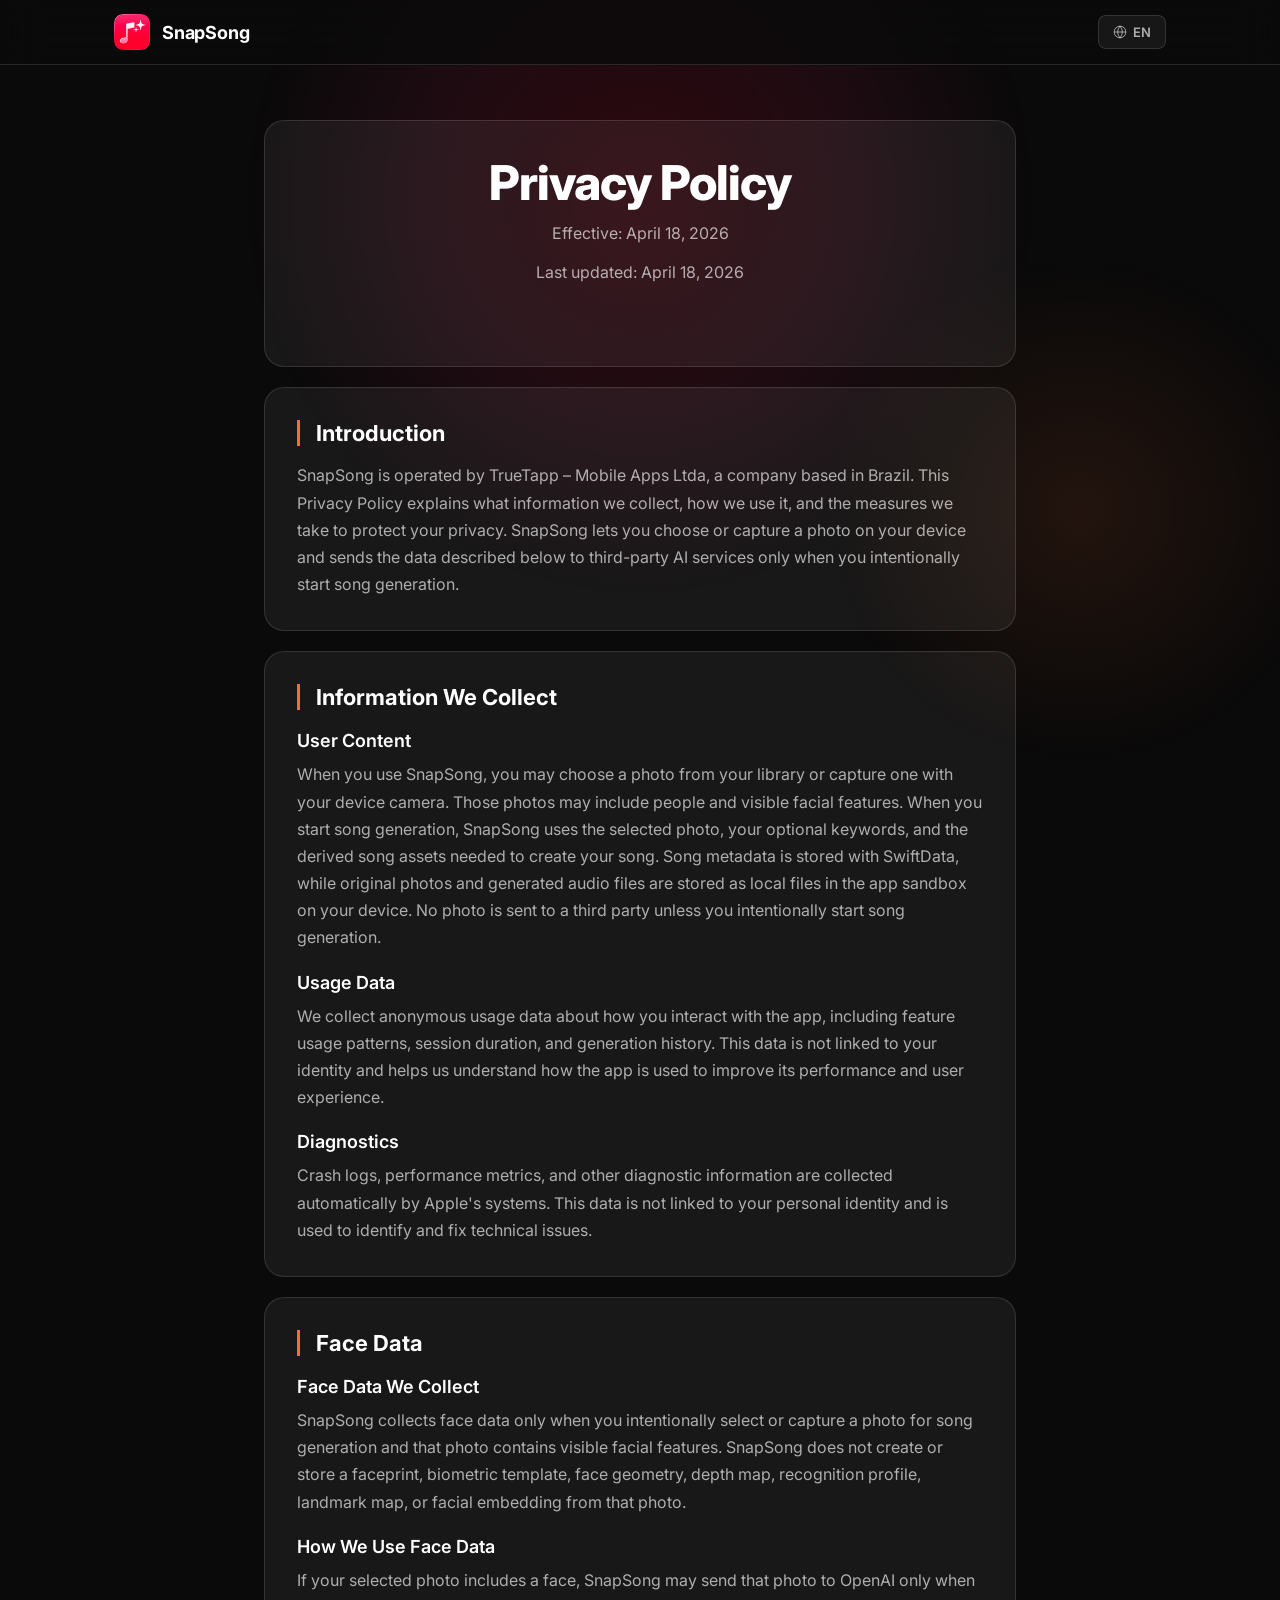
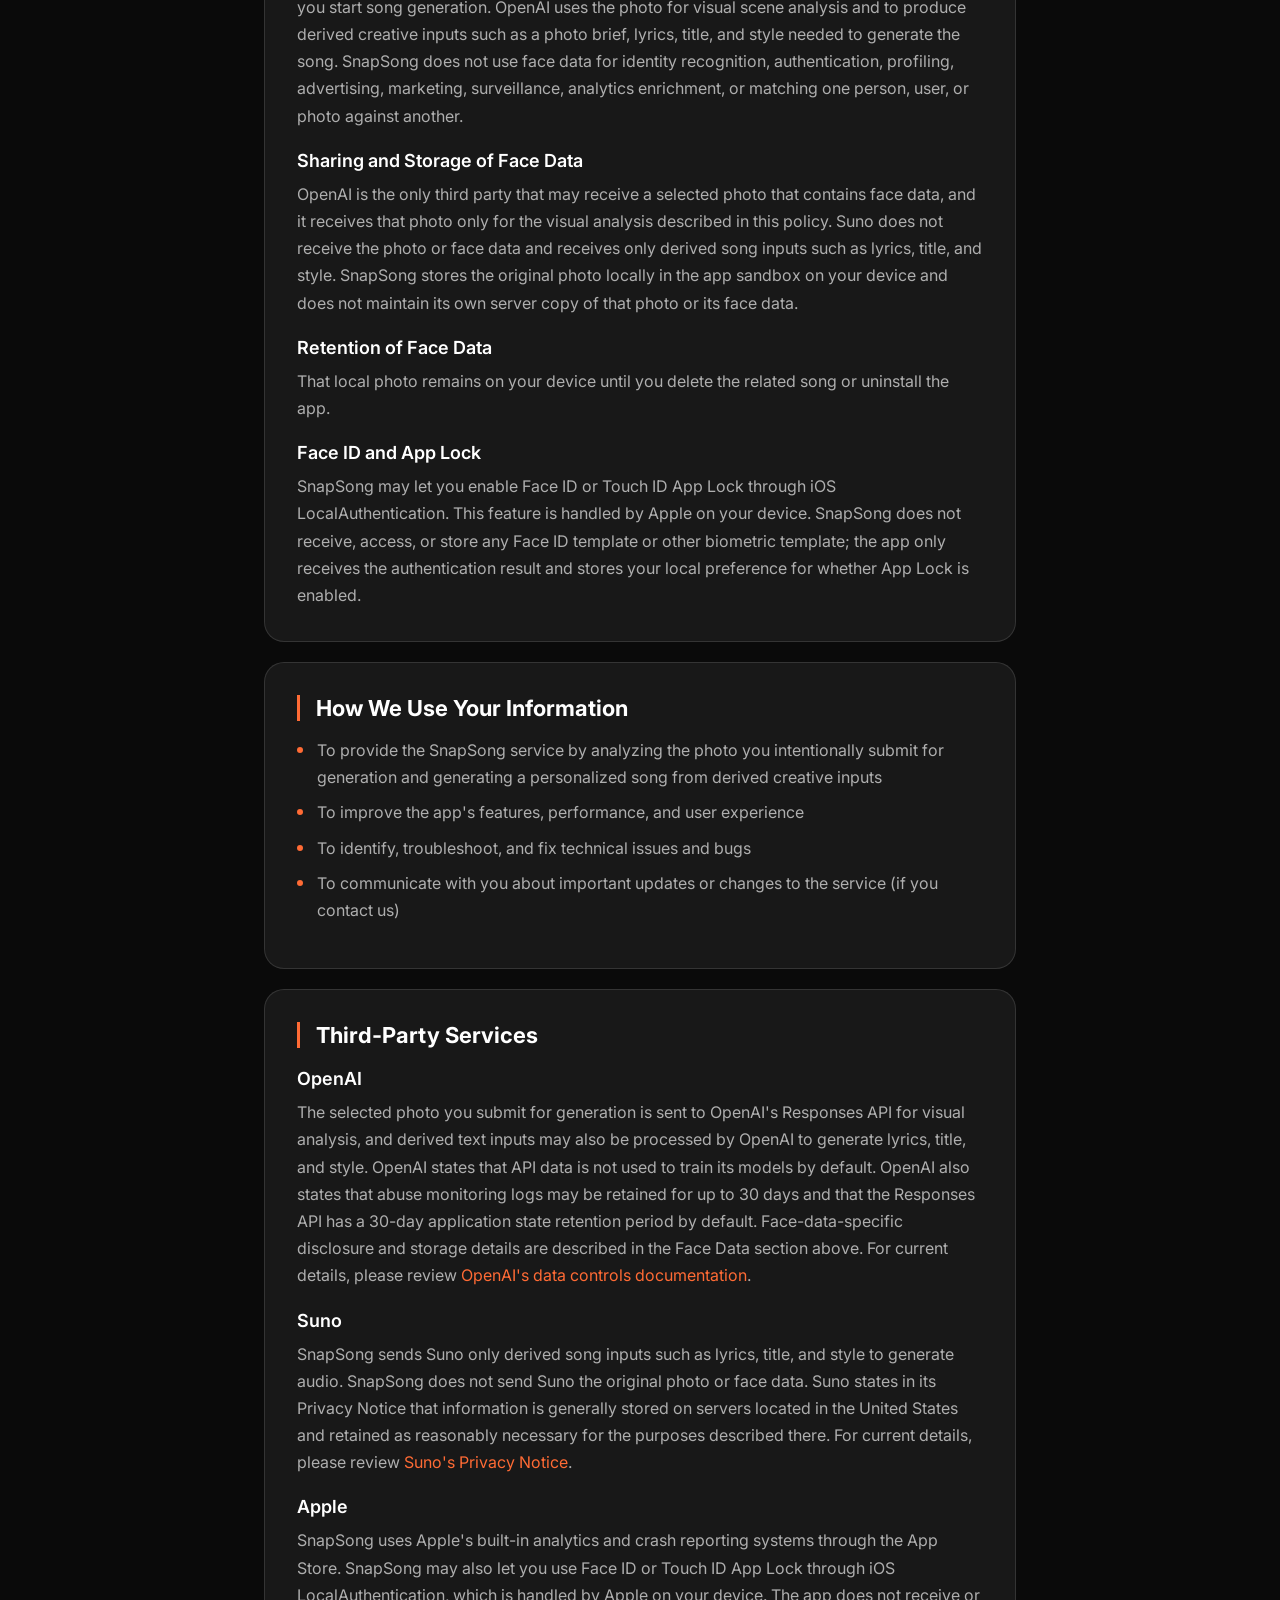
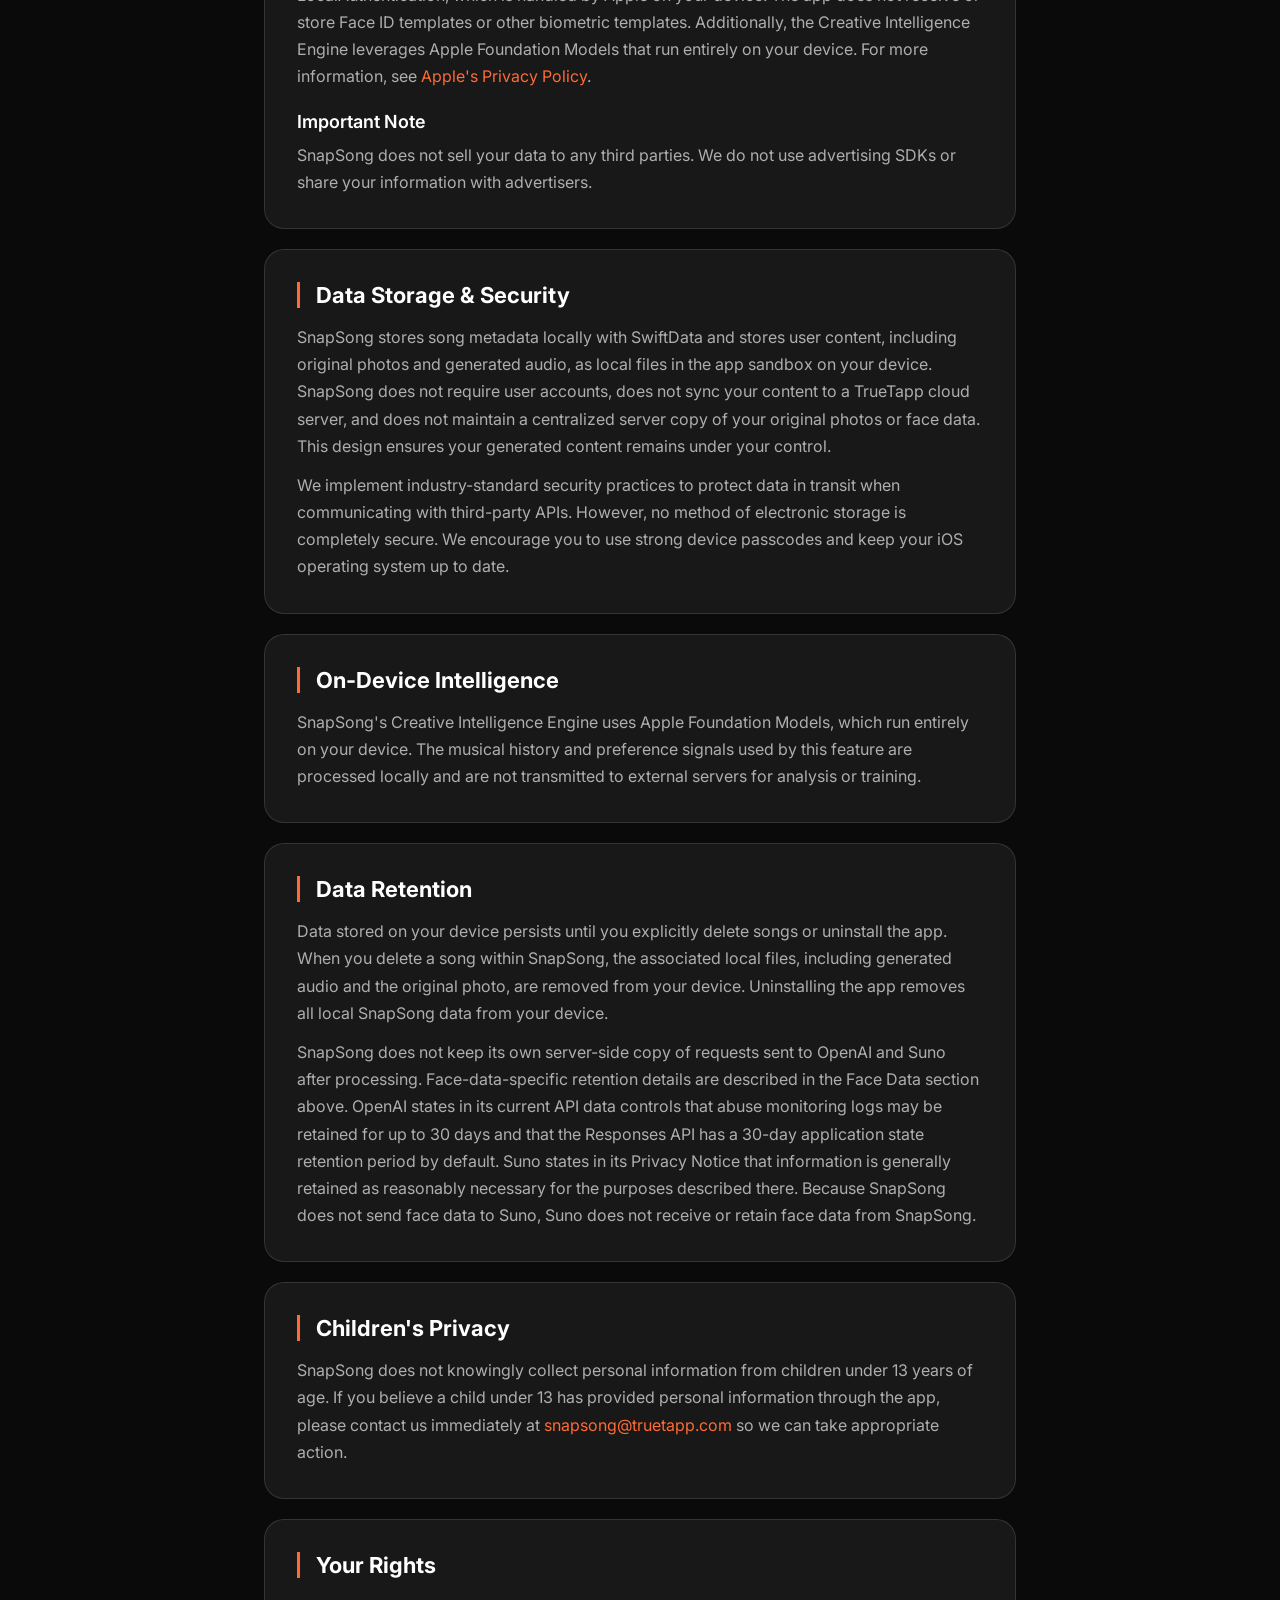
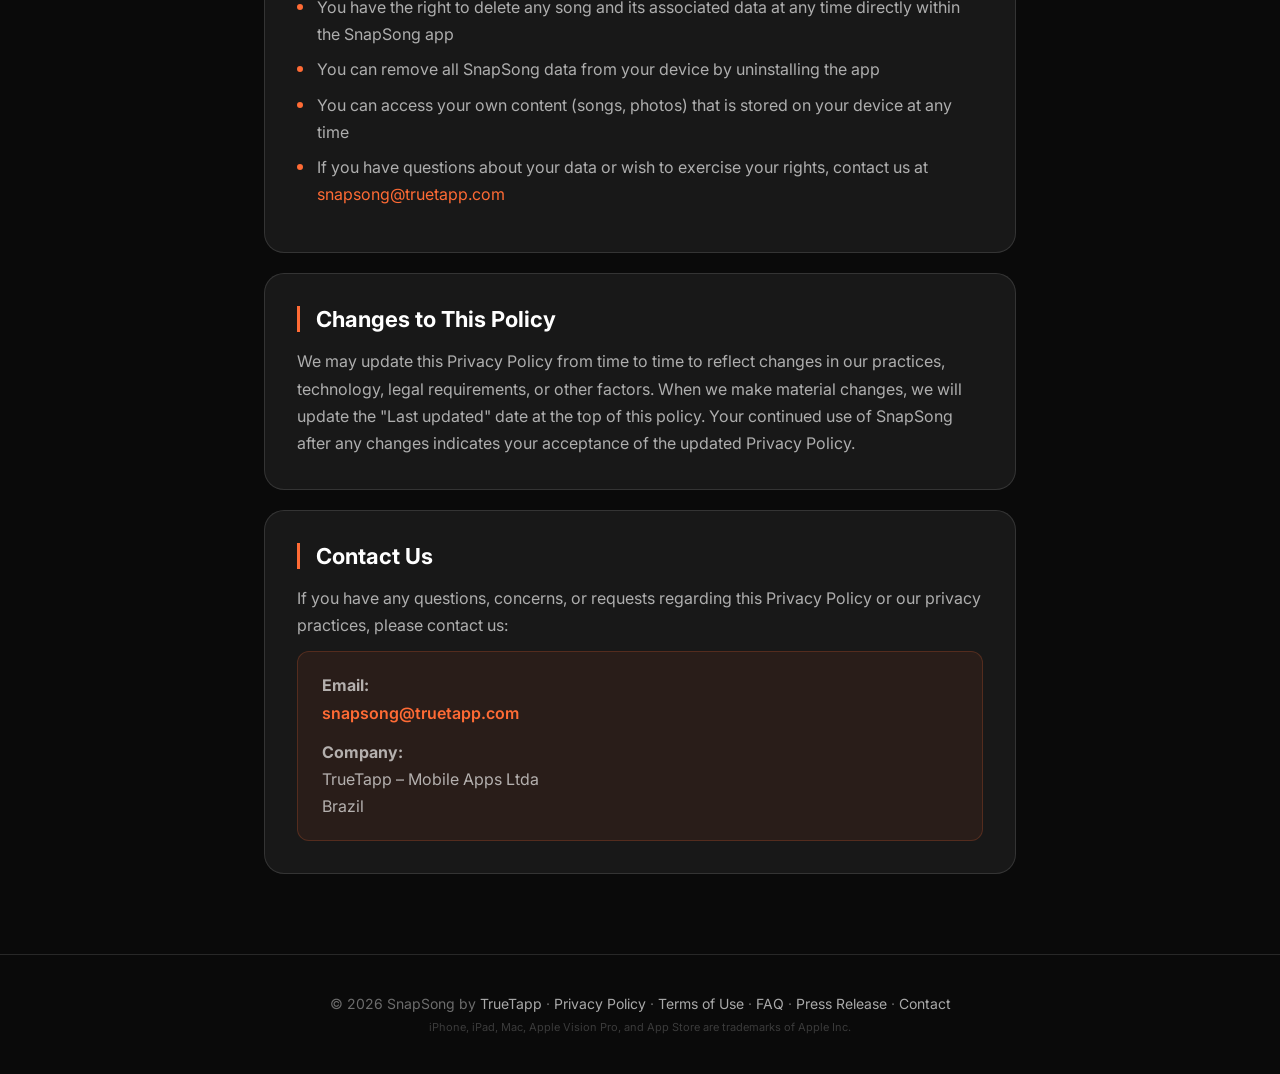
<file: snapsong/privacy/index.html>
<!DOCTYPE html>
<html lang="en" data-i18n-page="privacy" data-i18n-base="/snapsong/i18n/">
<head>
    <meta charset="UTF-8">
    <meta name="viewport" content="width=device-width, initial-scale=1.0">
    <meta name="apple-itunes-app" content="app-id=6758351507">
    <title data-i18n-head="meta.title">Privacy Policy — SnapSong</title>
    <link rel="icon" type="image/png" href="../assets/img/favicon.png">
    <meta name="description" data-i18n-content="meta.description" content="SnapSong Privacy Policy — Learn how SnapSong handles photos, face data, local storage, and secure third-party AI integrations.">
    <link rel="stylesheet" href="/shared/css/base.css">
    <link rel="stylesheet" href="../assets/css/snapsong.css">
</head>
<body>
<div class="ambient"></div>

<!-- Navigation -->
<nav>
    <div class="container">
        <a href="/snapsong/" class="nav-brand">
            <img src="../assets/img/icon_256.png" alt="SnapSong icon">
            <span>SnapSong</span>
        </a>
        <div class="nav-links">
            <span id="lang-switcher-mount"></span>
        </div>
    </div>
</nav>

<!-- Main Content -->
<div class="legal-content">
    <div class="container">
        <!-- Header Section -->
        <div class="legal-section">
            <h1 data-i18n="privacy.title">Privacy Policy</h1>
            <div class="legal-meta">
                <p><span data-i18n="privacy.effective">Effective:</span> <time datetime="2026-04-18">April 18, 2026</time></p>
                <p><span data-i18n="privacy.lastUpdated">Last updated:</span> <time datetime="2026-04-18">April 18, 2026</time></p>
            </div>
        </div>

        <!-- Introduction -->
        <div class="legal-section">
            <h2 data-i18n="privacy.intro.title">Introduction</h2>
            <p data-i18n="privacy.intro.text">SnapSong is operated by TrueTapp – Mobile Apps Ltda, a company based in Brazil. This Privacy Policy explains what information we collect, how we use it, and the measures we take to protect your privacy. SnapSong lets you choose or capture a photo on your device and sends the data described below to third-party AI services only when you intentionally start song generation.</p>
        </div>

        <!-- Information We Collect -->
        <div class="legal-section">
            <h2 data-i18n="privacy.collect.title">Information We Collect</h2>

            <h3 data-i18n="privacy.collect.userContent.title">User Content</h3>
            <p data-i18n="privacy.collect.userContent.text">When you use SnapSong, you may choose a photo from your library or capture one with your device camera. Those photos may include people and visible facial features. When you start song generation, SnapSong uses the selected photo, your optional keywords, and the derived song assets needed to create your song. Song metadata is stored with SwiftData, while original photos and generated audio files are stored as local files in the app sandbox on your device. No photo is sent to a third party unless you intentionally start song generation.</p>

            <h3 data-i18n="privacy.collect.usageData.title">Usage Data</h3>
            <p data-i18n="privacy.collect.usageData.text">We collect anonymous usage data about how you interact with the app, including feature usage patterns, session duration, and generation history. This data is not linked to your identity and helps us understand how the app is used to improve its performance and user experience.</p>

            <h3 data-i18n="privacy.collect.diagnostics.title">Diagnostics</h3>
            <p data-i18n="privacy.collect.diagnostics.text">Crash logs, performance metrics, and other diagnostic information are collected automatically by Apple's systems. This data is not linked to your personal identity and is used to identify and fix technical issues.</p>
        </div>

        <!-- Face Data -->
        <div class="legal-section" id="face-data">
            <h2 data-i18n="privacy.faceData.title">Face Data</h2>

            <h3 data-i18n="privacy.faceData.definition.title">Face Data We Collect</h3>
            <p data-i18n="privacy.faceData.definition.text">SnapSong collects face data only when you intentionally select or capture a photo for song generation and that photo contains visible facial features. SnapSong does not create or store a faceprint, biometric template, face geometry, depth map, recognition profile, landmark map, or facial embedding from that photo.</p>

            <h3 data-i18n="privacy.faceData.use.title">How We Use Face Data</h3>
            <p data-i18n="privacy.faceData.use.text">If your selected photo includes a face, SnapSong may send that photo to OpenAI only when you start song generation. OpenAI uses the photo for visual scene analysis and to produce derived creative inputs such as a photo brief, lyrics, title, and style needed to generate the song. SnapSong does not use face data for identity recognition, authentication, profiling, advertising, marketing, surveillance, analytics enrichment, or matching one person, user, or photo against another.</p>

            <h3 data-i18n="privacy.faceData.sharing.title">Sharing and Storage of Face Data</h3>
            <p data-i18n="privacy.faceData.sharing.text">OpenAI is the only third party that may receive a selected photo that contains face data, and it receives that photo only for the visual analysis described in this policy. Suno does not receive the photo or face data and receives only derived song inputs such as lyrics, title, and style. SnapSong stores the original photo locally in the app sandbox on your device and does not maintain its own server copy of that photo or its face data.</p>

            <h3 data-i18n="privacy.faceData.retention.title">Retention of Face Data</h3>
            <p data-i18n="privacy.faceData.retention.text">That local photo remains on your device until you delete the related song or uninstall the app.</p>

            <h3 data-i18n="privacy.faceData.biometric.title">Face ID and App Lock</h3>
            <p data-i18n="privacy.faceData.biometric.text">SnapSong may let you enable Face ID or Touch ID App Lock through iOS LocalAuthentication. This feature is handled by Apple on your device. SnapSong does not receive, access, or store any Face ID template or other biometric template; the app only receives the authentication result and stores your local preference for whether App Lock is enabled.</p>
        </div>

        <!-- How We Use Your Information -->
        <div class="legal-section">
            <h2 data-i18n="privacy.use.title">How We Use Your Information</h2>
            <ul>
                <li data-i18n="privacy.use.service">To provide the SnapSong service by analyzing the photo you intentionally submit for generation and generating a personalized song from derived creative inputs</li>
                <li data-i18n="privacy.use.improve">To improve the app's features, performance, and user experience</li>
                <li data-i18n="privacy.use.bugs">To identify, troubleshoot, and fix technical issues and bugs</li>
                <li data-i18n="privacy.use.communication">To communicate with you about important updates or changes to the service (if you contact us)</li>
            </ul>
        </div>

        <!-- Third-Party Services -->
        <div class="legal-section">
            <h2 data-i18n="privacy.thirdParty.title">Third-Party Services</h2>

            <h3 data-i18n="privacy.thirdParty.openai.title">OpenAI</h3>
            <p data-i18n="privacy.thirdParty.openai.text">The selected photo you submit for generation is sent to OpenAI's Responses API for visual analysis, and derived text inputs may also be processed by OpenAI to generate lyrics, title, and style. OpenAI states that API data is not used to train its models by default. OpenAI also states that abuse monitoring logs may be retained for up to 30 days and that the Responses API has a 30-day application state retention period by default. Face-data-specific disclosure and storage details are described in the Face Data section above. For current details, please review <a href="https://developers.openai.com/api/docs/guides/your-data" target="_blank">OpenAI's data controls documentation</a>.</p>

            <h3 data-i18n="privacy.thirdParty.suno.title">Suno</h3>
            <p data-i18n="privacy.thirdParty.suno.text">SnapSong sends Suno only derived song inputs such as lyrics, title, and style to generate audio. SnapSong does not send Suno the original photo or face data. Suno states in its Privacy Notice that information is generally stored on servers located in the United States and retained as reasonably necessary for the purposes described there. For current details, please review <a href="https://about.suno.com/privacy" target="_blank">Suno's Privacy Notice</a>.</p>

            <h3 data-i18n="privacy.thirdParty.apple.title">Apple</h3>
            <p data-i18n="privacy.thirdParty.apple.text">SnapSong uses Apple's built-in analytics and crash reporting systems through the App Store. SnapSong may also let you use Face ID or Touch ID App Lock through iOS LocalAuthentication, which is handled by Apple on your device. The app does not receive or store Face ID templates or other biometric templates. Additionally, the Creative Intelligence Engine leverages Apple Foundation Models that run entirely on your device. For more information, see <a href="https://www.apple.com/privacy/" target="_blank">Apple's Privacy Policy</a>.</p>

            <h3 data-i18n="privacy.thirdParty.note">Important Note</h3>
            <p data-i18n="privacy.thirdParty.noteSelling">SnapSong does not sell your data to any third parties. We do not use advertising SDKs or share your information with advertisers.</p>
        </div>

        <!-- Data Storage & Security -->
        <div class="legal-section">
            <h2 data-i18n="privacy.storage.title">Data Storage & Security</h2>
            <p data-i18n="privacy.storage.text">SnapSong stores song metadata locally with SwiftData and stores user content, including original photos and generated audio, as local files in the app sandbox on your device. SnapSong does not require user accounts, does not sync your content to a TrueTapp cloud server, and does not maintain a centralized server copy of your original photos or face data. This design ensures your generated content remains under your control.</p>
            <p data-i18n="privacy.storage.security">We implement industry-standard security practices to protect data in transit when communicating with third-party APIs. However, no method of electronic storage is completely secure. We encourage you to use strong device passcodes and keep your iOS operating system up to date.</p>
        </div>

        <!-- On-Device Intelligence -->
        <div class="legal-section">
            <h2 data-i18n="privacy.onDevice.title">On-Device Intelligence</h2>
            <p data-i18n="privacy.onDevice.text">SnapSong's Creative Intelligence Engine uses Apple Foundation Models, which run entirely on your device. The musical history and preference signals used by this feature are processed locally and are not transmitted to external servers for analysis or training.</p>
        </div>

        <!-- Data Retention -->
        <div class="legal-section">
            <h2 data-i18n="privacy.retention.title">Data Retention</h2>
            <p data-i18n="privacy.retention.text">Data stored on your device persists until you explicitly delete songs or uninstall the app. When you delete a song within SnapSong, the associated local files, including generated audio and the original photo, are removed from your device. Uninstalling the app removes all local SnapSong data from your device.</p>
            <p data-i18n="privacy.retention.thirdParty">SnapSong does not keep its own server-side copy of requests sent to OpenAI and Suno after processing. Face-data-specific retention details are described in the Face Data section above. OpenAI states in its current API data controls that abuse monitoring logs may be retained for up to 30 days and that the Responses API has a 30-day application state retention period by default. Suno states in its Privacy Notice that information is generally retained as reasonably necessary for the purposes described there. Because SnapSong does not send face data to Suno, Suno does not receive or retain face data from SnapSong.</p>
        </div>

        <!-- Children's Privacy -->
        <div class="legal-section">
            <h2 data-i18n="privacy.children.title">Children's Privacy</h2>
            <p data-i18n="privacy.children.text">SnapSong does not knowingly collect personal information from children under 13 years of age. If you believe a child under 13 has provided personal information through the app, please contact us immediately at <a href="mailto:snapsong@truetapp.com">snapsong@truetapp.com</a> so we can take appropriate action.</p>
        </div>

        <!-- Your Rights -->
        <div class="legal-section">
            <h2 data-i18n="privacy.rights.title">Your Rights</h2>
            <ul>
                <li data-i18n="privacy.rights.delete">You have the right to delete any song and its associated data at any time directly within the SnapSong app</li>
                <li data-i18n="privacy.rights.uninstall">You can remove all SnapSong data from your device by uninstalling the app</li>
                <li data-i18n="privacy.rights.access">You can access your own content (songs, photos) that is stored on your device at any time</li>
                <li data-i18n="privacy.rights.contact">If you have questions about your data or wish to exercise your rights, contact us at <a href="mailto:snapsong@truetapp.com">snapsong@truetapp.com</a></li>
            </ul>
        </div>

        <!-- Changes to This Policy -->
        <div class="legal-section">
            <h2 data-i18n="privacy.changes.title">Changes to This Policy</h2>
            <p data-i18n="privacy.changes.text">We may update this Privacy Policy from time to time to reflect changes in our practices, technology, legal requirements, or other factors. When we make material changes, we will update the "Last updated" date at the top of this policy. Your continued use of SnapSong after any changes indicates your acceptance of the updated Privacy Policy.</p>
        </div>

        <!-- Contact Us -->
        <div class="legal-section">
            <h2 data-i18n="privacy.contact.title">Contact Us</h2>
            <p data-i18n="privacy.contact.text">If you have any questions, concerns, or requests regarding this Privacy Policy or our privacy practices, please contact us:</p>
            <div class="contact-info">
                <p>
                    <strong data-i18n="privacy.contact.email">Email:</strong><br>
                    <a href="mailto:snapsong@truetapp.com">snapsong@truetapp.com</a>
                </p>
                <p>
                    <strong data-i18n="privacy.contact.company">Company:</strong><br>
                    TrueTapp – Mobile Apps Ltda<br>
                    Brazil
                </p>
            </div>
        </div>
    </div>
</div>

<!-- Footer -->
<footer>
    <div class="container">
        <p>&copy; 2026 SnapSong by <a href="/">TrueTapp</a> &middot; <a href="/snapsong/privacy/" data-i18n="footer.privacy">Privacy Policy</a> &middot; <a href="/snapsong/terms/" data-i18n="footer.terms">Terms of Use</a> &middot; <a href="/snapsong/faq/" data-i18n="footer.faq">FAQ</a> &middot; <a href="/snapsong/press-release/" data-i18n="footer.pressRelease">Press Release</a> &middot; <a href="mailto:snapsong@truetapp.com" data-i18n="footer.contact">Contact</a></p>
        <p class="footer-legal">iPhone, iPad, Mac, Apple Vision Pro, and App Store are trademarks of Apple Inc.</p>
    </div>
</footer>

<script src="/shared/js/i18n.js"></script>
</body>
</html>
</file>
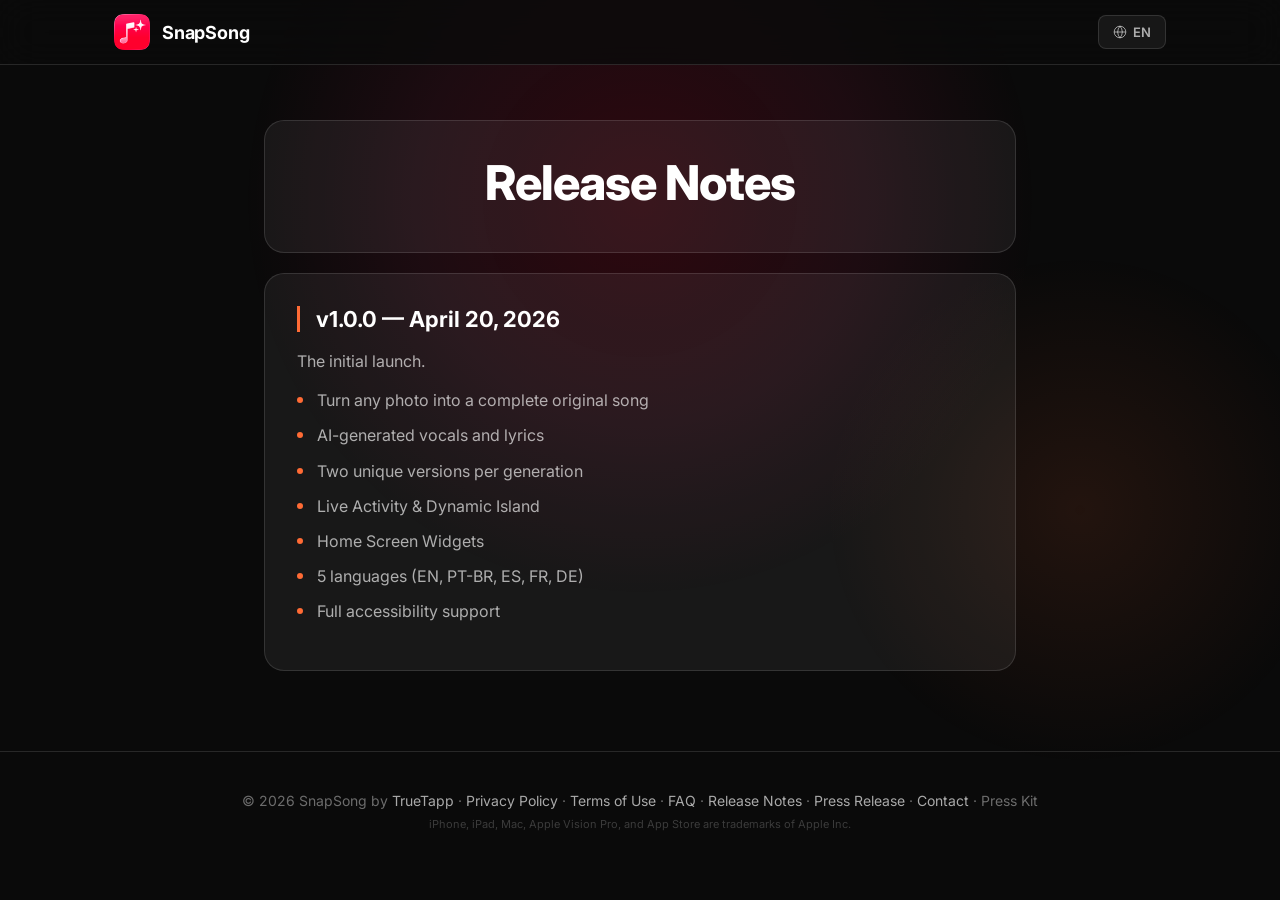
<file: snapsong/releases/index.html>
<!DOCTYPE html>
<html lang="en" data-i18n-page="releases" data-i18n-base="/snapsong/i18n/">
<head>
    <meta charset="UTF-8">
    <meta name="viewport" content="width=device-width, initial-scale=1.0">
    <meta name="apple-itunes-app" content="app-id=6758351507">
    <title data-i18n-head="meta.title">Release Notes — SnapSong</title>
    <link rel="icon" type="image/png" href="../assets/img/favicon.png">
    <meta name="description" data-i18n-content="meta.description" content="SnapSong release notes and version history.">
    <link rel="stylesheet" href="/shared/css/base.css">
    <link rel="stylesheet" href="../assets/css/snapsong.css">
</head>
<body>
<div class="ambient"></div>

<!-- Navigation -->
<nav>
    <div class="container">
        <a href="/snapsong/" class="nav-brand">
            <img src="../assets/img/icon_256.png" alt="SnapSong icon">
            <span>SnapSong</span>
        </a>
        <div class="nav-links">
            <span id="lang-switcher-mount"></span>
        </div>
    </div>
</nav>

<!-- Main Content -->
<div class="legal-content">
    <div class="container">
        <div class="legal-section">
            <h1 data-i18n="releases.title">Release Notes</h1>
        </div>

        <div class="legal-section" id="v1-0-0">
            <h2 data-i18n="releases.v100.title">v1.0.0 — April 20, 2026</h2>
            <p data-i18n="releases.v100.intro">The initial launch.</p>
            <ul>
                <li data-i18n="releases.v100.item1">Turn any photo into a complete original song</li>
                <li data-i18n="releases.v100.item2">AI-generated vocals and lyrics</li>
                <li data-i18n="releases.v100.item3">Two unique versions per generation</li>
                <li data-i18n="releases.v100.item4">Live Activity & Dynamic Island</li>
                <li data-i18n="releases.v100.item5">Home Screen Widgets</li>
                <li data-i18n="releases.v100.item6">5 languages (EN, PT-BR, ES, FR, DE)</li>
                <li data-i18n="releases.v100.item7">Full accessibility support</li>
            </ul>
        </div>
    </div>
</div>

<!-- Footer -->
<footer>
    <div class="container">
        <p>&copy; 2026 SnapSong by <a href="/">TrueTapp</a> &middot; <a href="/snapsong/privacy/" data-i18n="footer.privacy">Privacy Policy</a> &middot; <a href="/snapsong/terms/" data-i18n="footer.terms">Terms of Use</a> &middot; <a href="/snapsong/faq/" data-i18n="footer.faq">FAQ</a> &middot; <a href="/snapsong/releases/" data-i18n="footer.releaseNotes">Release Notes</a> &middot; <a href="/snapsong/press-release/" data-i18n="footer.pressRelease">Press Release</a> &middot; <a href="mailto:snapsong@truetapp.com" data-i18n="footer.contact">Contact</a> &middot; <a href="/snapsong/presskit/" style="color:var(--text-tertiary);" data-i18n="footer.presskit">Press Kit</a></p>
        <p class="footer-legal">iPhone, iPad, Mac, Apple Vision Pro, and App Store are trademarks of Apple Inc.</p>
    </div>
</footer>

<script src="/shared/js/i18n.js"></script>
</body>
</html>
</file>
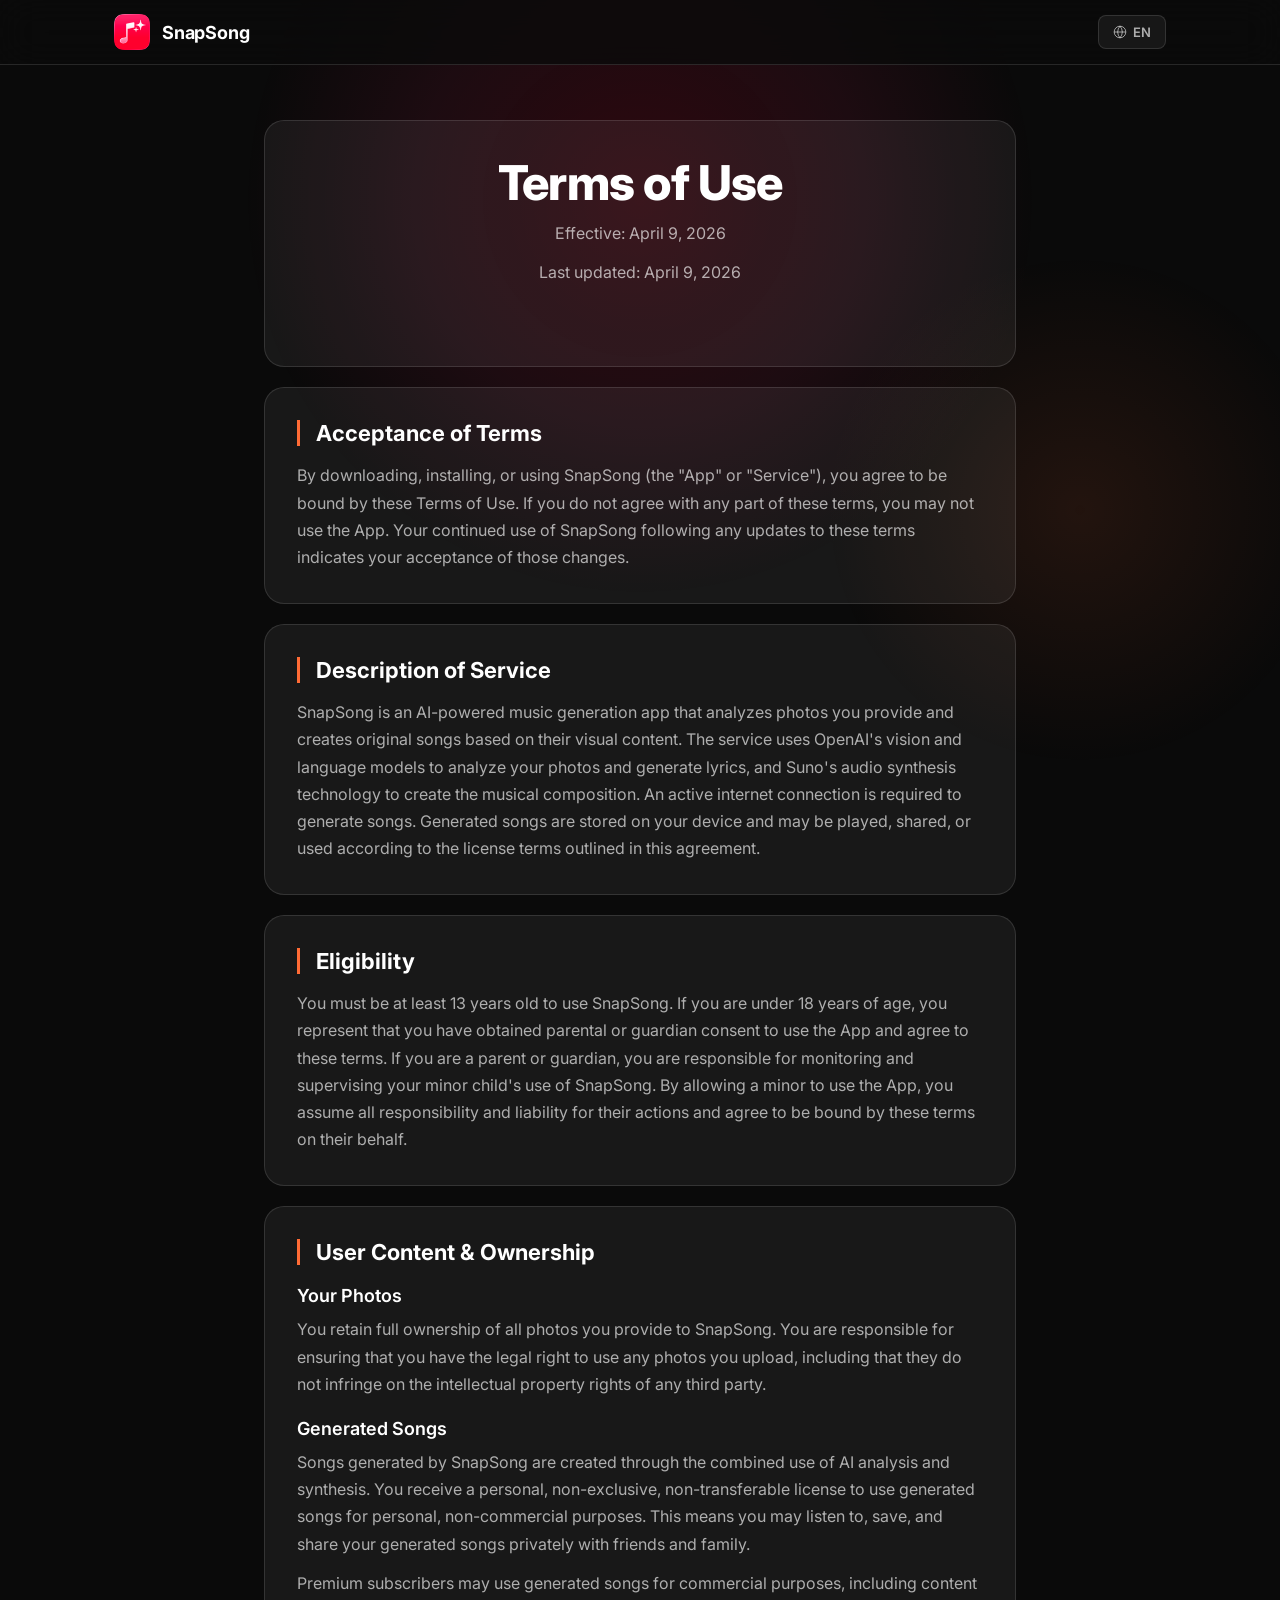
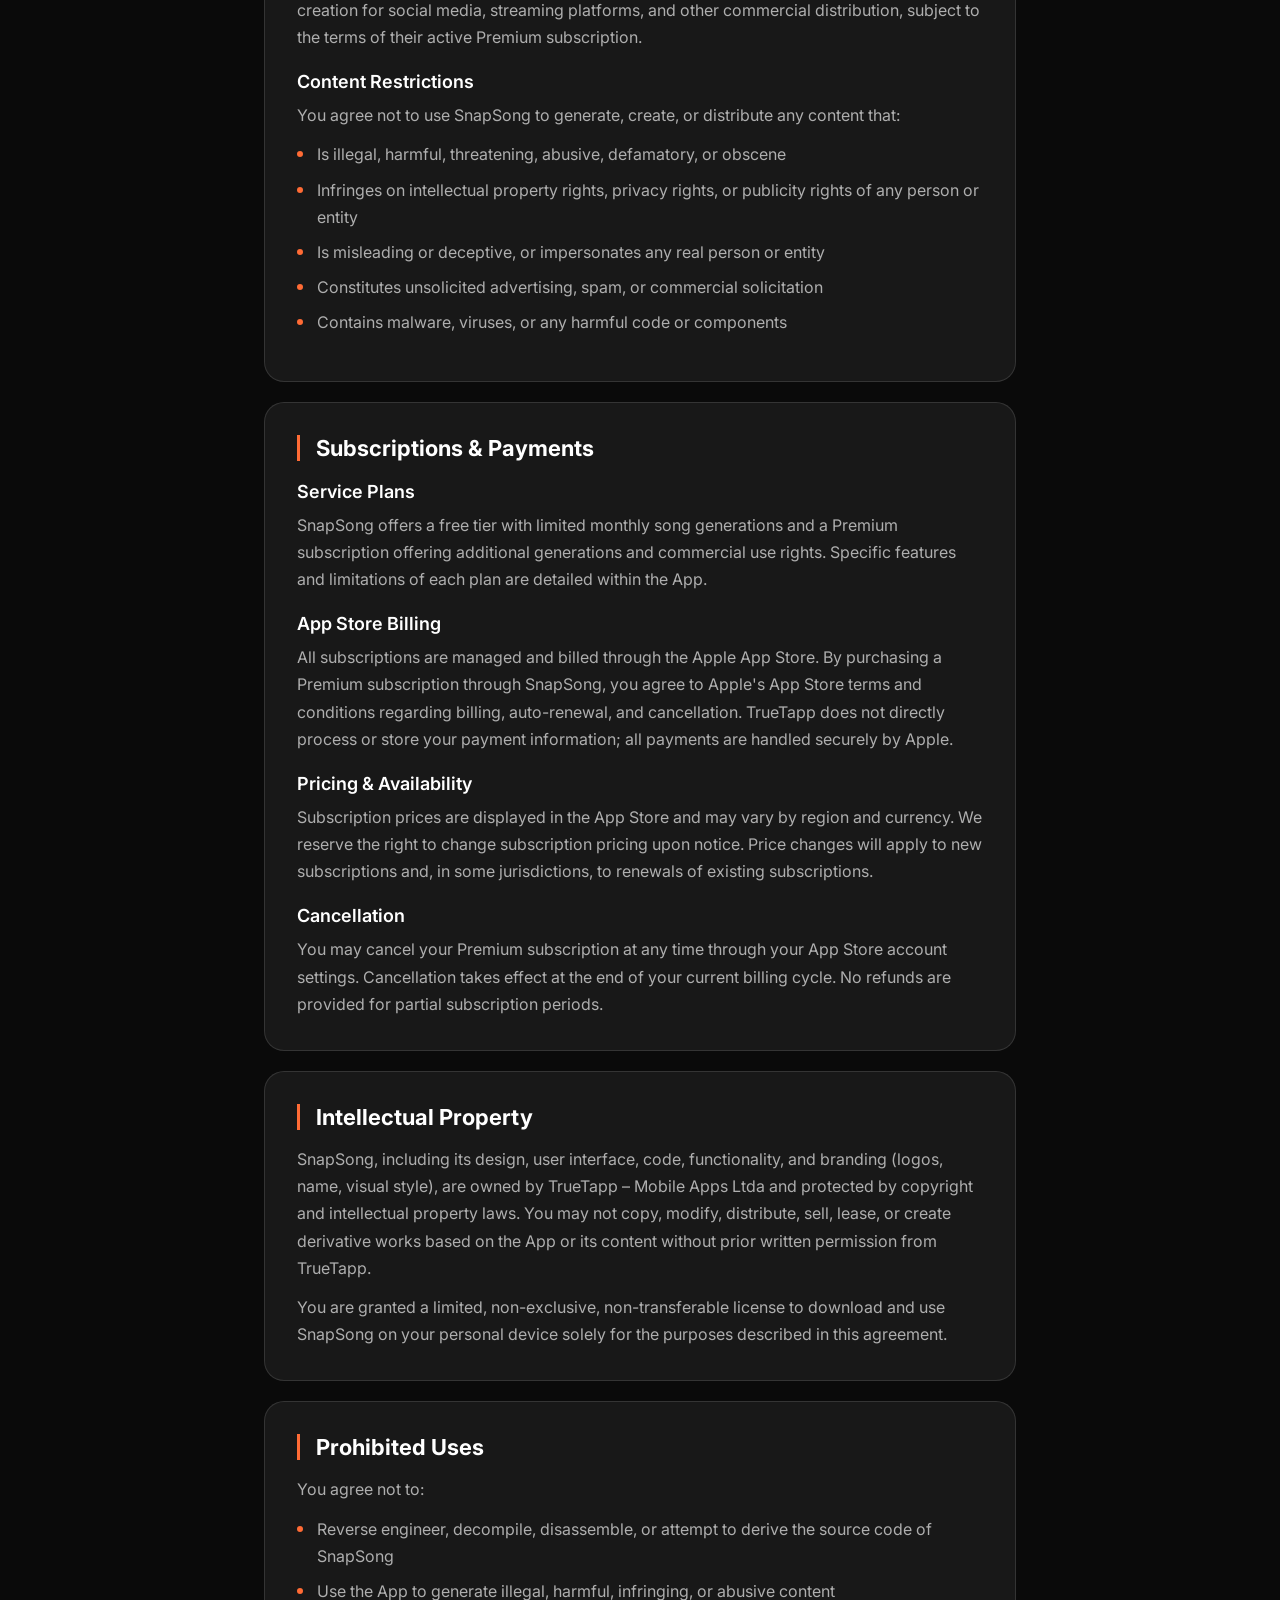
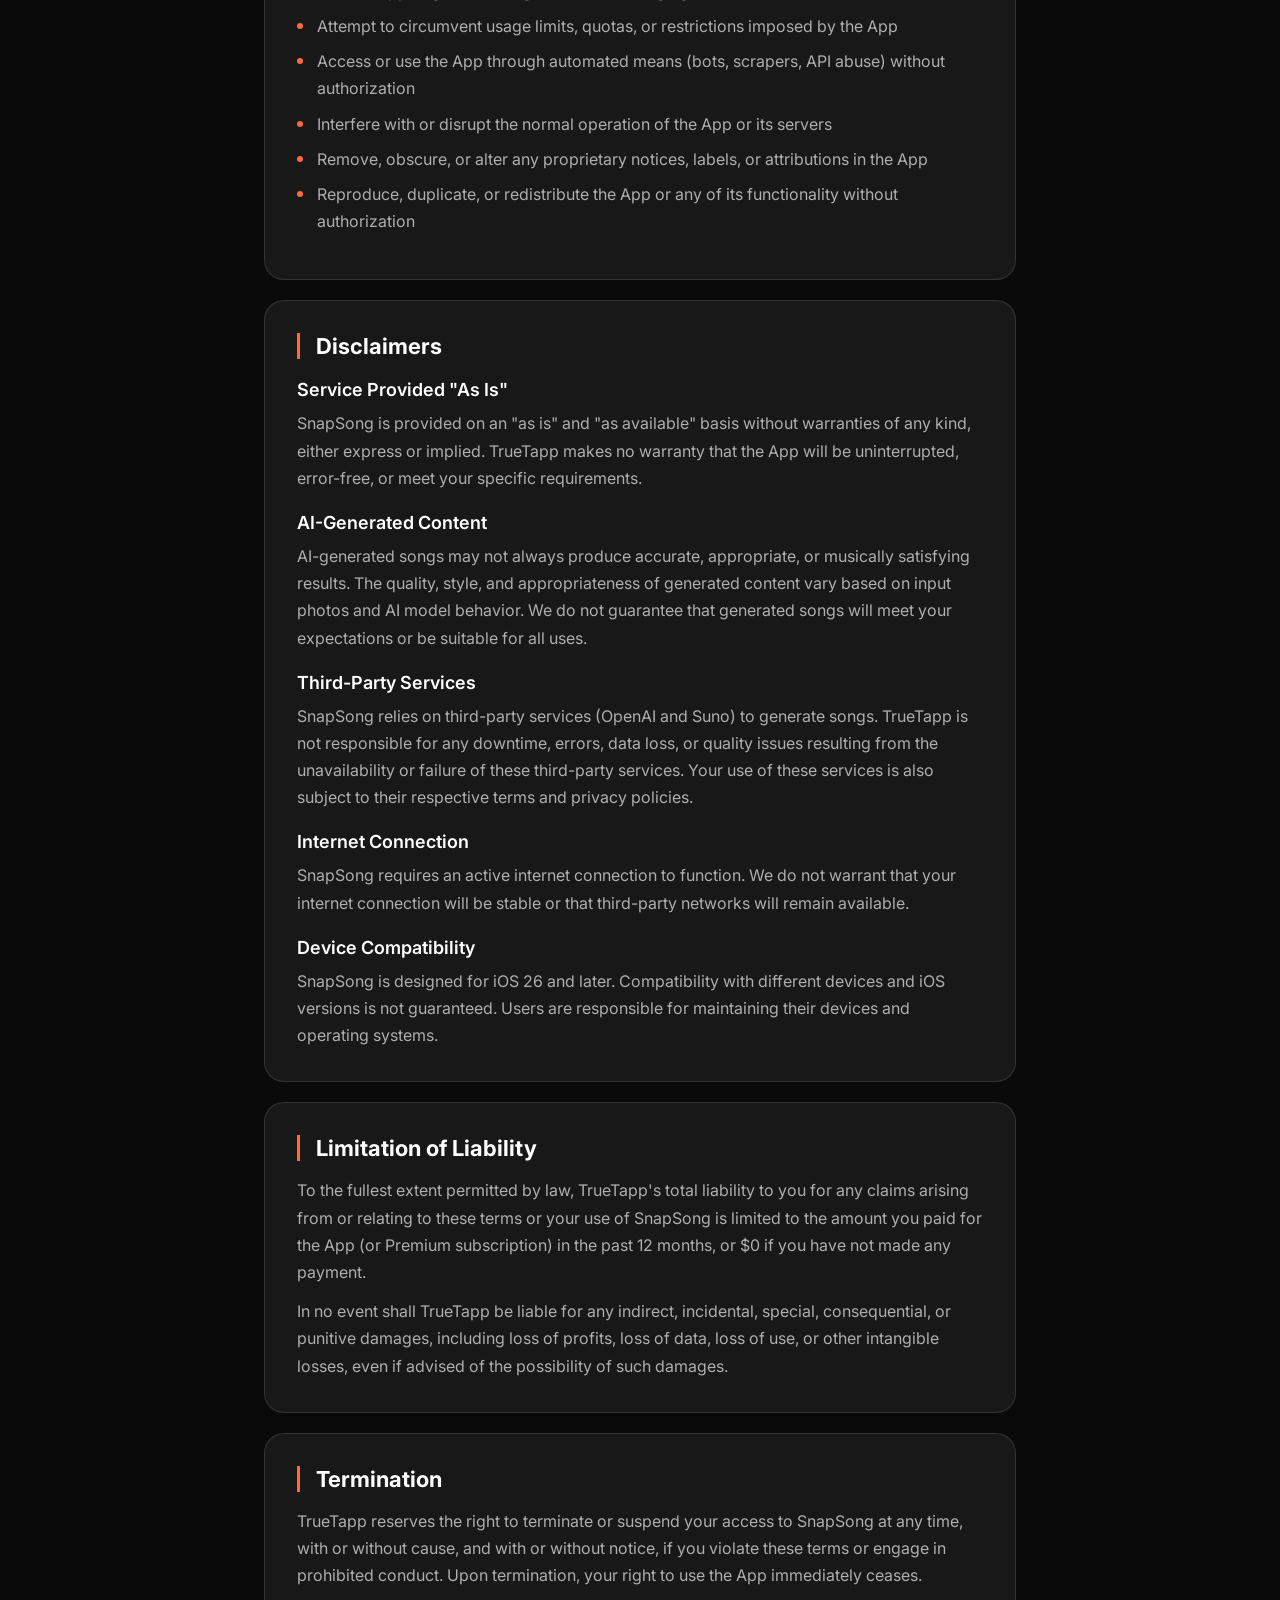
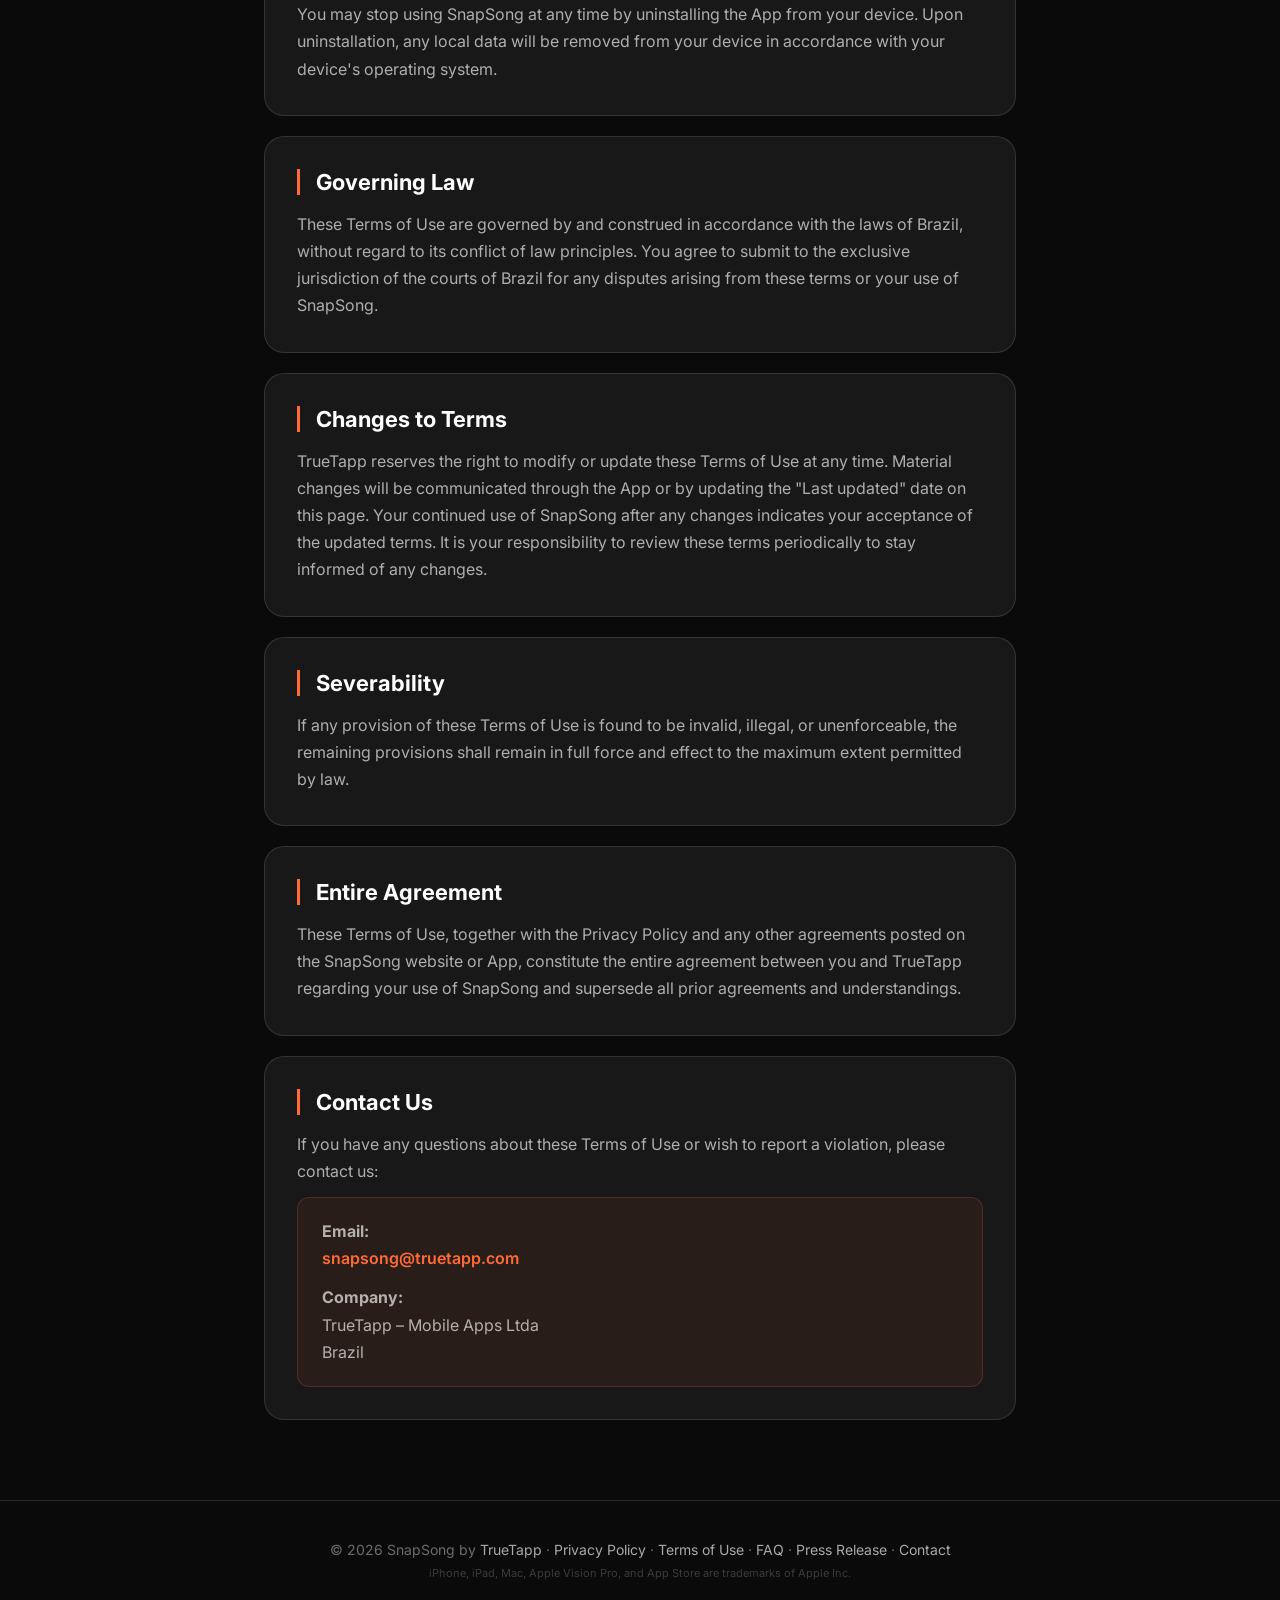
<file: snapsong/terms/index.html>
<!DOCTYPE html>
<html lang="en" data-i18n-page="terms" data-i18n-base="/snapsong/i18n/">
<head>
    <meta charset="UTF-8">
    <meta name="viewport" content="width=device-width, initial-scale=1.0">
    <meta name="apple-itunes-app" content="app-id=6758351507">
    <title data-i18n-head="meta.title">Terms of Use — SnapSong</title>
    <link rel="icon" type="image/png" href="../assets/img/favicon.png">
    <meta name="description" data-i18n-content="meta.description" content="SnapSong Terms of Use — Read the complete terms governing your use of our AI music generation app and subscription service.">
    <link rel="stylesheet" href="/shared/css/base.css">
    <link rel="stylesheet" href="../assets/css/snapsong.css">
</head>
<body>
<div class="ambient"></div>

<!-- Navigation -->
<nav>
    <div class="container">
        <a href="/snapsong/" class="nav-brand">
            <img src="../assets/img/icon_256.png" alt="SnapSong icon">
            <span>SnapSong</span>
        </a>
        <div class="nav-links">
            <span id="lang-switcher-mount"></span>
        </div>
    </div>
</nav>

<!-- Main Content -->
<div class="legal-content">
    <div class="container">
        <!-- Header Section -->
        <div class="legal-section">
            <h1 data-i18n="terms.title">Terms of Use</h1>
            <div class="legal-meta">
                <p><span data-i18n="terms.effective">Effective:</span> <time datetime="2026-04-09">April 9, 2026</time></p>
                <p><span data-i18n="terms.lastUpdated">Last updated:</span> <time datetime="2026-04-09">April 9, 2026</time></p>
            </div>
        </div>

        <!-- Acceptance of Terms -->
        <div class="legal-section">
            <h2 data-i18n="terms.acceptance.title">Acceptance of Terms</h2>
            <p data-i18n="terms.acceptance.text">By downloading, installing, or using SnapSong (the "App" or "Service"), you agree to be bound by these Terms of Use. If you do not agree with any part of these terms, you may not use the App. Your continued use of SnapSong following any updates to these terms indicates your acceptance of those changes.</p>
        </div>

        <!-- Description of Service -->
        <div class="legal-section">
            <h2 data-i18n="terms.service.title">Description of Service</h2>
            <p data-i18n="terms.service.text">SnapSong is an AI-powered music generation app that analyzes photos you provide and creates original songs based on their visual content. The service uses OpenAI's vision and language models to analyze your photos and generate lyrics, and Suno's audio synthesis technology to create the musical composition. An active internet connection is required to generate songs. Generated songs are stored on your device and may be played, shared, or used according to the license terms outlined in this agreement.</p>
        </div>

        <!-- Eligibility -->
        <div class="legal-section">
            <h2 data-i18n="terms.eligibility.title">Eligibility</h2>
            <p data-i18n="terms.eligibility.text">You must be at least 13 years old to use SnapSong. If you are under 18 years of age, you represent that you have obtained parental or guardian consent to use the App and agree to these terms. If you are a parent or guardian, you are responsible for monitoring and supervising your minor child's use of SnapSong. By allowing a minor to use the App, you assume all responsibility and liability for their actions and agree to be bound by these terms on their behalf.</p>
        </div>

        <!-- User Content & Ownership -->
        <div class="legal-section">
            <h2 data-i18n="terms.content.title">User Content & Ownership</h2>

            <h3 data-i18n="terms.content.yourPhotos.title">Your Photos</h3>
            <p data-i18n="terms.content.yourPhotos.text">You retain full ownership of all photos you provide to SnapSong. You are responsible for ensuring that you have the legal right to use any photos you upload, including that they do not infringe on the intellectual property rights of any third party.</p>

            <h3 data-i18n="terms.content.generatedSongs.title">Generated Songs</h3>
            <p data-i18n="terms.content.generatedSongs.text">Songs generated by SnapSong are created through the combined use of AI analysis and synthesis. You receive a personal, non-exclusive, non-transferable license to use generated songs for personal, non-commercial purposes. This means you may listen to, save, and share your generated songs privately with friends and family.</p>
            <p data-i18n="terms.content.commercial">Premium subscribers may use generated songs for commercial purposes, including content creation for social media, streaming platforms, and other commercial distribution, subject to the terms of their active Premium subscription.</p>

            <h3 data-i18n="terms.content.restrictions.title">Content Restrictions</h3>
            <p data-i18n="terms.content.restrictions.text">You agree not to use SnapSong to generate, create, or distribute any content that:</p>
            <ul>
                <li data-i18n="terms.content.restrictions.illegal">Is illegal, harmful, threatening, abusive, defamatory, or obscene</li>
                <li data-i18n="terms.content.restrictions.infringe">Infringes on intellectual property rights, privacy rights, or publicity rights of any person or entity</li>
                <li data-i18n="terms.content.restrictions.misleading">Is misleading or deceptive, or impersonates any real person or entity</li>
                <li data-i18n="terms.content.restrictions.spam">Constitutes unsolicited advertising, spam, or commercial solicitation</li>
                <li data-i18n="terms.content.restrictions.malware">Contains malware, viruses, or any harmful code or components</li>
            </ul>
        </div>

        <!-- Subscriptions & Payments -->
        <div class="legal-section">
            <h2 data-i18n="terms.subscriptions.title">Subscriptions & Payments</h2>

            <h3 data-i18n="terms.subscriptions.plans.title">Service Plans</h3>
            <p data-i18n="terms.subscriptions.plans.text">SnapSong offers a free tier with limited monthly song generations and a Premium subscription offering additional generations and commercial use rights. Specific features and limitations of each plan are detailed within the App.</p>

            <h3 data-i18n="terms.subscriptions.appStore.title">App Store Billing</h3>
            <p data-i18n="terms.subscriptions.appStore.text">All subscriptions are managed and billed through the Apple App Store. By purchasing a Premium subscription through SnapSong, you agree to Apple's App Store terms and conditions regarding billing, auto-renewal, and cancellation. TrueTapp does not directly process or store your payment information; all payments are handled securely by Apple.</p>

            <h3 data-i18n="terms.subscriptions.pricing.title">Pricing & Availability</h3>
            <p data-i18n="terms.subscriptions.pricing.text">Subscription prices are displayed in the App Store and may vary by region and currency. We reserve the right to change subscription pricing upon notice. Price changes will apply to new subscriptions and, in some jurisdictions, to renewals of existing subscriptions.</p>

            <h3 data-i18n="terms.subscriptions.cancellation.title">Cancellation</h3>
            <p data-i18n="terms.subscriptions.cancellation.text">You may cancel your Premium subscription at any time through your App Store account settings. Cancellation takes effect at the end of your current billing cycle. No refunds are provided for partial subscription periods.</p>
        </div>

        <!-- Intellectual Property -->
        <div class="legal-section">
            <h2 data-i18n="terms.ip.title">Intellectual Property</h2>
            <p data-i18n="terms.ip.text">SnapSong, including its design, user interface, code, functionality, and branding (logos, name, visual style), are owned by TrueTapp – Mobile Apps Ltda and protected by copyright and intellectual property laws. You may not copy, modify, distribute, sell, lease, or create derivative works based on the App or its content without prior written permission from TrueTapp.</p>
            <p data-i18n="terms.ip.license">You are granted a limited, non-exclusive, non-transferable license to download and use SnapSong on your personal device solely for the purposes described in this agreement.</p>
        </div>

        <!-- Prohibited Uses -->
        <div class="legal-section">
            <h2 data-i18n="terms.prohibited.title">Prohibited Uses</h2>
            <p data-i18n="terms.prohibited.text">You agree not to:</p>
            <ul>
                <li data-i18n="terms.prohibited.reverse">Reverse engineer, decompile, disassemble, or attempt to derive the source code of SnapSong</li>
                <li data-i18n="terms.prohibited.harmful">Use the App to generate illegal, harmful, infringing, or abusive content</li>
                <li data-i18n="terms.prohibited.limits">Attempt to circumvent usage limits, quotas, or restrictions imposed by the App</li>
                <li data-i18n="terms.prohibited.automated">Access or use the App through automated means (bots, scrapers, API abuse) without authorization</li>
                <li data-i18n="terms.prohibited.interference">Interfere with or disrupt the normal operation of the App or its servers</li>
                <li data-i18n="terms.prohibited.remove">Remove, obscure, or alter any proprietary notices, labels, or attributions in the App</li>
                <li data-i18n="terms.prohibited.reproduce">Reproduce, duplicate, or redistribute the App or any of its functionality without authorization</li>
            </ul>
        </div>

        <!-- Disclaimers -->
        <div class="legal-section">
            <h2 data-i18n="terms.disclaimers.title">Disclaimers</h2>

            <h3 data-i18n="terms.disclaimers.asIs.title">Service Provided "As Is"</h3>
            <p data-i18n="terms.disclaimers.asIs.text">SnapSong is provided on an "as is" and "as available" basis without warranties of any kind, either express or implied. TrueTapp makes no warranty that the App will be uninterrupted, error-free, or meet your specific requirements.</p>

            <h3 data-i18n="terms.disclaimers.aiContent.title">AI-Generated Content</h3>
            <p data-i18n="terms.disclaimers.aiContent.text">AI-generated songs may not always produce accurate, appropriate, or musically satisfying results. The quality, style, and appropriateness of generated content vary based on input photos and AI model behavior. We do not guarantee that generated songs will meet your expectations or be suitable for all uses.</p>

            <h3 data-i18n="terms.disclaimers.thirdParty.title">Third-Party Services</h3>
            <p data-i18n="terms.disclaimers.thirdParty.text">SnapSong relies on third-party services (OpenAI and Suno) to generate songs. TrueTapp is not responsible for any downtime, errors, data loss, or quality issues resulting from the unavailability or failure of these third-party services. Your use of these services is also subject to their respective terms and privacy policies.</p>

            <h3 data-i18n="terms.disclaimers.internet.title">Internet Connection</h3>
            <p data-i18n="terms.disclaimers.internet.text">SnapSong requires an active internet connection to function. We do not warrant that your internet connection will be stable or that third-party networks will remain available.</p>

            <h3 data-i18n="terms.disclaimers.equipment.title">Device Compatibility</h3>
            <p data-i18n="terms.disclaimers.equipment.text">SnapSong is designed for iOS 26 and later. Compatibility with different devices and iOS versions is not guaranteed. Users are responsible for maintaining their devices and operating systems.</p>
        </div>

        <!-- Limitation of Liability -->
        <div class="legal-section">
            <h2 data-i18n="terms.liability.title">Limitation of Liability</h2>
            <p data-i18n="terms.liability.text">To the fullest extent permitted by law, TrueTapp's total liability to you for any claims arising from or relating to these terms or your use of SnapSong is limited to the amount you paid for the App (or Premium subscription) in the past 12 months, or $0 if you have not made any payment.</p>
            <p data-i18n="terms.liability.consequential">In no event shall TrueTapp be liable for any indirect, incidental, special, consequential, or punitive damages, including loss of profits, loss of data, loss of use, or other intangible losses, even if advised of the possibility of such damages.</p>
        </div>

        <!-- Termination -->
        <div class="legal-section">
            <h2 data-i18n="terms.termination.title">Termination</h2>
            <p data-i18n="terms.termination.text">TrueTapp reserves the right to terminate or suspend your access to SnapSong at any time, with or without cause, and with or without notice, if you violate these terms or engage in prohibited conduct. Upon termination, your right to use the App immediately ceases.</p>
            <p data-i18n="terms.termination.voluntary">You may stop using SnapSong at any time by uninstalling the App from your device. Upon uninstallation, any local data will be removed from your device in accordance with your device's operating system.</p>
        </div>

        <!-- Governing Law -->
        <div class="legal-section">
            <h2 data-i18n="terms.law.title">Governing Law</h2>
            <p data-i18n="terms.law.text">These Terms of Use are governed by and construed in accordance with the laws of Brazil, without regard to its conflict of law principles. You agree to submit to the exclusive jurisdiction of the courts of Brazil for any disputes arising from these terms or your use of SnapSong.</p>
        </div>

        <!-- Changes to Terms -->
        <div class="legal-section">
            <h2 data-i18n="terms.changes.title">Changes to Terms</h2>
            <p data-i18n="terms.changes.text">TrueTapp reserves the right to modify or update these Terms of Use at any time. Material changes will be communicated through the App or by updating the "Last updated" date on this page. Your continued use of SnapSong after any changes indicates your acceptance of the updated terms. It is your responsibility to review these terms periodically to stay informed of any changes.</p>
        </div>

        <!-- Severability -->
        <div class="legal-section">
            <h2 data-i18n="terms.severability.title">Severability</h2>
            <p data-i18n="terms.severability.text">If any provision of these Terms of Use is found to be invalid, illegal, or unenforceable, the remaining provisions shall remain in full force and effect to the maximum extent permitted by law.</p>
        </div>

        <!-- Entire Agreement -->
        <div class="legal-section">
            <h2 data-i18n="terms.entire.title">Entire Agreement</h2>
            <p data-i18n="terms.entire.text">These Terms of Use, together with the Privacy Policy and any other agreements posted on the SnapSong website or App, constitute the entire agreement between you and TrueTapp regarding your use of SnapSong and supersede all prior agreements and understandings.</p>
        </div>

        <!-- Contact Us -->
        <div class="legal-section">
            <h2 data-i18n="terms.contact.title">Contact Us</h2>
            <p data-i18n="terms.contact.text">If you have any questions about these Terms of Use or wish to report a violation, please contact us:</p>
            <div class="contact-info">
                <p>
                    <strong data-i18n="terms.contact.email">Email:</strong><br>
                    <a href="mailto:snapsong@truetapp.com">snapsong@truetapp.com</a>
                </p>
                <p>
                    <strong data-i18n="terms.contact.company">Company:</strong><br>
                    TrueTapp – Mobile Apps Ltda<br>
                    Brazil
                </p>
            </div>
        </div>
    </div>
</div>

<!-- Footer -->
<footer>
    <div class="container">
        <p>&copy; 2026 SnapSong by <a href="/">TrueTapp</a> &middot; <a href="/snapsong/privacy/" data-i18n="footer.privacy">Privacy Policy</a> &middot; <a href="/snapsong/terms/" data-i18n="footer.terms">Terms of Use</a> &middot; <a href="/snapsong/faq/" data-i18n="footer.faq">FAQ</a> &middot; <a href="/snapsong/press-release/" data-i18n="footer.pressRelease">Press Release</a> &middot; <a href="mailto:snapsong@truetapp.com" data-i18n="footer.contact">Contact</a></p>
        <p class="footer-legal">iPhone, iPad, Mac, Apple Vision Pro, and App Store are trademarks of Apple Inc.</p>
    </div>
</footer>

<script src="/shared/js/i18n.js"></script>
</body>
</html>
</file>
<file: shared/css/base.css>
/**
 * TrueApp Shared Base Stylesheet
 *
 * This file contains all base styles used across the entire truetapp.github.io site.
 * It includes: typography, color variables, layout, navigation, buttons, footer, and language switcher.
 * Product-specific styles should be imported from product/assets/css/[product].css
 */

/* ─────────────────────────────────────────────────────────────────────
   GOOGLE FONTS IMPORT
   ───────────────────────────────────────────────────────────────────── */
@import url('https://fonts.googleapis.com/css2?family=Inter:wght@300;400;500;600;700;800;900&display=swap');

/* ─────────────────────────────────────────────────────────────────────
   RESET
   ───────────────────────────────────────────────────────────────────── */
*,
*::before,
*::after {
    margin: 0;
    padding: 0;
    box-sizing: border-box;
}

/* ─────────────────────────────────────────────────────────────────────
   CSS VARIABLES (THEME)
   ───────────────────────────────────────────────────────────────────── */
:root {
    --bg-dark: #0A0A0A;
    --primary-red: #FF002E;
    --primary-pink: #FF2066;
    --accent-orange: #FF6B35;
    --accent-yellow: #FFB347;
    --text-primary: #FFFFFF;
    --text-secondary: rgba(255, 255, 255, 0.65);
    --text-tertiary: rgba(255, 255, 255, 0.4);
    --glass-fill: rgba(255, 255, 255, 0.06);
    --glass-stroke: rgba(255, 255, 255, 0.12);
}

/* ─────────────────────────────────────────────────────────────────────
   HTML & BODY
   ───────────────────────────────────────────────────────────────────── */
html {
    scroll-behavior: smooth;
}

body {
    font-family: 'Inter', -apple-system, BlinkMacSystemFont, 'Segoe UI', sans-serif;
    background: var(--bg-dark);
    color: var(--text-primary);
    overflow-x: hidden;
    -webkit-font-smoothing: antialiased;
    -moz-osx-font-smoothing: grayscale;
}

/* ─────────────────────────────────────────────────────────────────────
   AMBIENT BACKGROUND ANIMATION
   ───────────────────────────────────────────────────────────────────── */
.ambient {
    position: fixed;
    inset: 0;
    z-index: 0;
    pointer-events: none;
    overflow: hidden;
}

.ambient::before {
    content: '';
    position: absolute;
    width: 800px;
    height: 800px;
    top: -200px;
    left: 50%;
    transform: translateX(-50%);
    background: radial-gradient(
        circle,
        rgba(255, 0, 46, 0.15) 0%,
        rgba(255, 32, 102, 0.08) 40%,
        transparent 70%
    );
    animation: pulse 8s ease-in-out infinite;
}

.ambient::after {
    content: '';
    position: absolute;
    width: 600px;
    height: 600px;
    bottom: 10%;
    right: -100px;
    background: radial-gradient(
        circle,
        rgba(255, 107, 53, 0.1) 0%,
        transparent 60%
    );
    animation: pulse 10s ease-in-out infinite reverse;
}

/* ─────────────────────────────────────────────────────────────────────
   KEYFRAME ANIMATIONS
   ───────────────────────────────────────────────────────────────────── */
@keyframes pulse {
    0%,
    100% {
        opacity: 0.6;
        transform: translateX(-50%) scale(1);
    }
    50% {
        opacity: 1;
        transform: translateX(-50%) scale(1.15);
    }
}

@keyframes blink {
    0%,
    100% {
        opacity: 1;
    }
    50% {
        opacity: 0.3;
    }
}

/* ─────────────────────────────────────────────────────────────────────
   CONTAINER & LAYOUT
   ───────────────────────────────────────────────────────────────────── */
.container {
    max-width: 1100px;
    margin: 0 auto;
    padding: 0 24px;
    position: relative;
    z-index: 1;
}

/* ─────────────────────────────────────────────────────────────────────
   NAVIGATION BAR
   ───────────────────────────────────────────────────────────────────── */
nav {
    position: fixed;
    top: 0;
    left: 0;
    right: 0;
    z-index: 100;
    background: rgba(10, 10, 10, 0.8);
    backdrop-filter: blur(20px);
    -webkit-backdrop-filter: blur(20px);
    border-bottom: 1px solid var(--glass-stroke);
}

nav .container {
    display: flex;
    align-items: center;
    justify-content: space-between;
    height: 64px;
}

/* ─────────────────────────────────────────────────────────────────────
   NAV BRAND (LOGO + NAME)
   ───────────────────────────────────────────────────────────────────── */
.nav-brand {
    display: flex;
    align-items: center;
    gap: 12px;
    text-decoration: none;
    transition: opacity 0.2s;
}

.nav-brand:hover {
    opacity: 0.8;
}

.nav-brand img {
    width: 36px;
    height: 36px;
    border-radius: 8px;
    display: block;
}

.nav-brand span {
    font-weight: 700;
    font-size: 18px;
    color: var(--text-primary);
    letter-spacing: -0.01em;
}

/* ─────────────────────────────────────────────────────────────────────
   NAV LINKS & BUTTONS
   ───────────────────────────────────────────────────────────────────── */
.nav-links {
    display: flex;
    gap: 32px;
    align-items: center;
}

.nav-links a {
    color: var(--text-secondary);
    text-decoration: none;
    font-size: 14px;
    font-weight: 500;
    transition: color 0.2s;
}

.nav-links a:hover {
    color: var(--text-primary);
}

/* ─────────────────────────────────────────────────────────────────────
   BUTTONS
   ───────────────────────────────────────────────────────────────────── */

/* Primary Download Button */
.btn-download {
    display: inline-flex;
    align-items: center;
    gap: 8px;
    padding: 8px 18px;
    border-radius: 100px;
    font-size: 13px;
    font-weight: 600;
    text-decoration: none;
    color: white;
    border: none;
    cursor: pointer;
    background: linear-gradient(135deg, var(--primary-red), var(--primary-pink), var(--accent-orange));
    transition: transform 0.2s, box-shadow 0.2s;
}

.btn-download:hover {
    transform: translateY(-1px);
    box-shadow: 0 6px 20px rgba(255, 0, 46, 0.35);
}

.btn-download:active {
    transform: translateY(0);
}

/* Secondary Button (Glass) */
.btn-secondary {
    display: inline-flex;
    align-items: center;
    gap: 10px;
    padding: 14px 28px;
    border-radius: 14px;
    font-size: 16px;
    font-weight: 600;
    text-decoration: none;
    color: var(--text-primary);
    background: var(--glass-fill);
    border: 1px solid var(--glass-stroke);
    cursor: pointer;
    transition: transform 0.2s, background 0.2s;
}

.btn-secondary:hover {
    transform: translateY(-2px);
    background: rgba(255, 255, 255, 0.1);
}

.btn-secondary:active {
    transform: translateY(0);
}

/* Large App Store Button */
.btn-appstore {
    display: inline-flex;
    align-items: center;
    gap: 10px;
    padding: 14px 28px;
    border-radius: 14px;
    font-size: 16px;
    font-weight: 600;
    text-decoration: none;
    color: white;
    border: none;
    cursor: pointer;
    background: linear-gradient(135deg, var(--primary-red), var(--primary-pink));
    transition: transform 0.2s, box-shadow 0.2s;
}

.btn-appstore:hover {
    transform: translateY(-2px);
    box-shadow: 0 12px 40px rgba(255, 0, 46, 0.3);
}

.btn-appstore:active {
    transform: translateY(0);
}

/* ─────────────────────────────────────────────────────────────────────
   LANGUAGE SWITCHER
   ───────────────────────────────────────────────────────────────────── */
.lang-switcher {
    position: relative;
    display: inline-block;
}

.lang-btn {
    display: inline-flex;
    align-items: center;
    gap: 6px;
    padding: 8px 14px;
    border-radius: 8px;
    background: var(--glass-fill);
    border: 1px solid var(--glass-stroke);
    color: var(--text-secondary);
    cursor: pointer;
    font-family: inherit;
    font-size: 13px;
    font-weight: 600;
    transition: all 0.2s;
}

.lang-btn:hover {
    background: rgba(255, 255, 255, 0.1);
    color: var(--text-primary);
}

.lang-btn svg {
    width: 14px;
    height: 14px;
    stroke: currentColor;
    stroke-width: 1.5;
    fill: none;
}

/* Language Dropdown */
.lang-dropdown {
    position: absolute;
    top: calc(100% + 8px);
    right: 0;
    min-width: 160px;
    background: rgba(10, 10, 10, 0.95);
    backdrop-filter: blur(20px);
    -webkit-backdrop-filter: blur(20px);
    border: 1px solid var(--glass-stroke);
    border-radius: 12px;
    box-shadow: 0 20px 60px rgba(0, 0, 0, 0.5);
    z-index: 1000;
    opacity: 0;
    visibility: hidden;
    transform: translateY(-8px);
    transition: all 0.2s;
    padding: 8px 0;
}

.lang-dropdown.visible {
    opacity: 1;
    visibility: visible;
    transform: translateY(0);
}

/* Language Options */
.lang-option {
    display: flex;
    align-items: center;
    justify-content: space-between;
    width: 100%;
    padding: 10px 16px;
    background: none;
    border: none;
    color: var(--text-secondary);
    cursor: pointer;
    font-family: inherit;
    font-size: 14px;
    font-weight: 500;
    transition: all 0.15s;
    text-align: left;
}

.lang-option:hover {
    background: rgba(255, 255, 255, 0.08);
    color: var(--text-primary);
}

.lang-option.active {
    background: rgba(255, 107, 53, 0.15);
    color: var(--accent-orange);
}

.lang-option .checkmark {
    width: 14px;
    height: 14px;
    margin-left: 8px;
    stroke: currentColor;
    stroke-width: 2;
    fill: none;
    stroke-linecap: round;
    stroke-linejoin: round;
    flex-shrink: 0;
}

/* ─────────────────────────────────────────────────────────────────────
   FOOTER
   ───────────────────────────────────────────────────────────────────── */
footer {
    padding: 40px 0;
    border-top: 1px solid var(--glass-stroke);
    text-align: center;
}

footer p {
    font-size: 14px;
    color: var(--text-tertiary);
    margin-bottom: 8px;
}

footer p:last-child {
    margin-bottom: 0;
}

footer a {
    color: var(--text-secondary);
    text-decoration: none;
    transition: color 0.2s;
}

footer a:hover {
    color: var(--text-primary);
}

/* ─────────────────────────────────────────────────────────────────────
   RESPONSIVE DESIGN
   ───────────────────────────────────────────────────────────────────── */

/* Tablet */
@media (max-width: 768px) {
    .nav-links {
        display: flex;
        gap: 0;
    }

    .nav-links > a {
        display: none;
    }

    #lang-switcher-mount {
        display: inline-flex;
        align-items: center;
    }

    .container {
        padding: 0 20px;
    }
}

/* Mobile */
@media (max-width: 480px) {
    .nav-brand span {
        font-size: 16px;
    }

    .btn-download,
    .btn-secondary,
    .btn-appstore {
        font-size: 14px;
        padding: 10px 16px;
    }

    .lang-btn {
        padding: 8px 10px;
    }

    footer p {
        font-size: 12px;
    }
}
</file>
<file: snapsong/assets/css/snapsong.css>
/**
 * SnapSong-specific styles
 * Extends /shared/css/base.css — do NOT duplicate base styles here
 */

/* ── Hero ── */
.hero { padding: 132px 0 100px; overflow: hidden; text-align: center; }
.hero .container {
    display: flex; align-items: center; justify-content: center;
}
.hero-content { max-width: 820px; text-align: center; }
.hero-icon { width: 108px; height: 108px; border-radius: 26px; box-shadow: 0 20px 60px rgba(255,0,46,0.25); margin: 0 auto 32px; }
.hero h1 { font-size: clamp(48px, 6.2vw, 88px); font-weight: 900; line-height: 1.05; letter-spacing: -0.03em; margin-bottom: 24px; }
.hero h1 .gradient-text {
    background: linear-gradient(135deg, var(--primary-red), var(--primary-pink), var(--accent-orange));
    -webkit-background-clip: text; -webkit-text-fill-color: transparent; background-clip: text;
}
.hero p { font-size: clamp(18px, 2.2vw, 24px); color: var(--text-secondary); max-width: 760px; margin: 0 auto 42px; line-height: 1.6; }
.hero-cta { display: flex; gap: 16px; justify-content: center; flex-wrap: wrap; }
.btn-appstore {
    display: inline-flex; align-items: center; gap: 10px;
    padding: 14px 28px; border-radius: 14px; font-size: 16px; font-weight: 600;
    text-decoration: none; color: white;
    background: linear-gradient(135deg, var(--primary-red), var(--primary-pink));
    transition: transform 0.2s, box-shadow 0.2s;
}
.btn-appstore:hover { transform: translateY(-2px); box-shadow: 0 12px 40px rgba(255,0,46,0.3); }
.btn-secondary {
    display: inline-flex; align-items: center; gap: 10px;
    padding: 14px 28px; border-radius: 14px; font-size: 16px; font-weight: 600;
    text-decoration: none; color: var(--text-primary);
    background: var(--glass-fill); border: 1px solid var(--glass-stroke);
    transition: transform 0.2s, background 0.2s;
}
.btn-secondary:hover { transform: translateY(-2px); background: rgba(255,255,255,0.1); }

/* ── App Store Badge ── */
.appstore-badge-nav img,
.appstore-badge-hero img {
    transition: transform 0.2s, opacity 0.2s;
}
.appstore-badge-nav img:hover,
.appstore-badge-hero img:hover {
    transform: translateY(-1px);
    opacity: 0.9;
}
.appstore-badge-nav {
    display: inline-flex;
    align-items: center;
}
.appstore-badge-hero {
    display: inline-flex;
    align-items: center;
}

/* ── Coming Soon Badge ── */
.coming-soon-badge {
    display: inline-block;
    padding: 3px 10px;
    border-radius: 100px;
    font-size: 11px;
    font-weight: 600;
    letter-spacing: 0.02em;
    color: white;
    background: linear-gradient(135deg, #FF6B35, #FF8F5A, #FFB347);
    white-space: nowrap;
    margin-left: 8px;
    vertical-align: middle;
}

/* ── Showcase ── */
.showcase { padding: 40px 0 100px; }
.showcase-grid {
    display: grid; grid-template-columns: repeat(3, 1fr);
    gap: 28px; max-width: 1000px; margin: 0 auto;
}
.showcase-item { display: flex; flex-direction: column; gap: 12px; transition: transform 0.4s cubic-bezier(0.2, 0, 0, 1); }
.showcase-item:hover { transform: translateY(-8px); }
.showcase-screenshot img { width: 100%; display: block; }
.showcase-player {
    display: flex; align-items: center; gap: 12px;
    padding: 14px 18px;
    background: var(--glass-fill); border: 1px solid var(--glass-stroke); border-radius: 16px;
    backdrop-filter: blur(12px); -webkit-backdrop-filter: blur(12px);
}
.play-btn {
    width: 40px; height: 40px; border-radius: 50%; border: none; cursor: pointer;
    background: linear-gradient(135deg, var(--primary-red), var(--primary-pink));
    display: flex; align-items: center; justify-content: center; flex-shrink: 0;
    transition: transform 0.15s, box-shadow 0.15s;
}
.play-btn:hover { transform: scale(1.08); box-shadow: 0 4px 16px rgba(255,0,46,0.4); }
.play-btn:active { transform: scale(0.95); }
.play-btn svg { width: 14px; height: 14px; fill: white; margin-left: 2px; }
.play-btn.playing svg { margin-left: 0; }
.player-info { flex: 1; min-width: 0; }
.player-title { font-size: 13px; font-weight: 700; color: var(--text-primary); white-space: nowrap; overflow: hidden; text-overflow: ellipsis; display: flex; align-items: center; gap: 6px; }
.player-title .preview-tag { font-size: 9px; font-weight: 600; letter-spacing: 0.05em; text-transform: uppercase; color: var(--text-tertiary); padding: 1px 6px; border-radius: 4px; border: 1px solid var(--glass-stroke); line-height: 1.4; flex-shrink: 0; transition: opacity 0.2s; }
.player-sub { font-size: 11px; color: var(--text-tertiary); margin-top: 2px; }
.version-toggle {
    display: inline-block; font-size: 10px; font-weight: 600; letter-spacing: 0.04em;
    color: var(--text-tertiary); cursor: pointer;
    padding: 3px 10px; border-radius: 100px; margin-top: 6px;
    border: 1px solid var(--glass-stroke); transition: all 0.2s;
    line-height: 1;
}
.version-toggle:hover { color: var(--text-secondary); border-color: var(--text-tertiary); }
.version-toggle.active { color: var(--accent-orange); border-color: var(--accent-orange); }
.player-progress { width: 100%; height: 4px; border-radius: 2px; background: rgba(255,255,255,0.1); margin-top: 8px; overflow: hidden; cursor: pointer; }
.player-progress-bar { height: 100%; width: 0%; border-radius: 2px; background: linear-gradient(90deg, var(--primary-red), var(--primary-pink)); transition: width 0.1s linear; }

/* ── App Preview ── */
.app-preview { padding: 16px 0 100px; scroll-margin-top: 96px; }
.preview-video-grid {
    display: grid; grid-template-columns: repeat(2, minmax(0, 1fr));
    gap: 28px; max-width: 780px; margin: 0 auto;
}
.preview-video {
    margin: 0; padding: 14px;
    background: rgba(255,255,255,0.04); border: 1px solid var(--glass-stroke); border-radius: 32px;
    box-shadow: 0 30px 90px rgba(0,0,0,0.35);
}
.preview-video video {
    width: 100%; aspect-ratio: 443 / 960; display: block; object-fit: cover;
    background: #000; border-radius: 22px;
}
.preview-video figcaption {
    margin-top: 14px; color: var(--text-secondary); font-size: 14px; font-weight: 600;
    line-height: 1.45; text-align: center;
}

/* ── Sections ── */
.section-label { font-size: 14px; font-weight: 700; letter-spacing: 0.1em; text-transform: uppercase; color: var(--accent-orange); margin-bottom: 16px; text-align: center; }
.section-title { font-size: clamp(32px, 4.5vw, 48px); font-weight: 800; text-align: center; margin-bottom: 64px; letter-spacing: -0.02em; }
.section-subtitle { font-size: clamp(16px, 1.8vw, 20px); color: var(--text-secondary); text-align: center; max-width: 640px; margin: -40px auto 64px; line-height: 1.65; }

/* ── How it works ── */
.how-it-works { padding: 100px 0; }
.steps { display: grid; grid-template-columns: repeat(3, 1fr); gap: 24px; }
.step {
    padding: 36px 28px; border-radius: 20px;
    background: var(--glass-fill); border: 1px solid var(--glass-stroke);
    text-align: center; transition: transform 0.3s, border-color 0.3s;
}
.step:hover { transform: translateY(-4px); border-color: rgba(255,255,255,0.2); }
.step-icon {
    width: 56px; height: 56px; border-radius: 16px; margin: 0 auto 20px;
    display: flex; align-items: center; justify-content: center; font-size: 28px;
    background: linear-gradient(135deg, rgba(255,0,46,0.15), rgba(255,107,53,0.15));
}
.step-icon svg { width: 28px; height: 28px; stroke: rgba(255,255,255,0.85); stroke-width: 1.8; fill: none; stroke-linecap: round; stroke-linejoin: round; }
.step h3 { font-size: 20px; font-weight: 700; margin-bottom: 12px; }
.step p { font-size: 16px; color: var(--text-secondary); line-height: 1.7; }

/* ── Features ── */
.features { padding: 100px 0; }
.features-grid { display: grid; grid-template-columns: repeat(2, 1fr); gap: 20px; }
.feature {
    padding: 32px 28px; border-radius: 20px;
    background: var(--glass-fill); border: 1px solid var(--glass-stroke); transition: transform 0.3s;
}
.feature:hover { transform: translateY(-3px); }
.feature-header { display: flex; align-items: center; gap: 14px; margin-bottom: 12px; }
.feature-badge {
    width: 40px; height: 40px; border-radius: 12px;
    display: flex; align-items: center; justify-content: center;
    background: linear-gradient(135deg, rgba(255,0,46,0.12), rgba(255,107,53,0.12));
}
.feature-badge svg { width: 20px; height: 20px; stroke: rgba(255,255,255,0.85); stroke-width: 1.8; fill: none; stroke-linecap: round; stroke-linejoin: round; }
.feature h3 { font-size: 18px; font-weight: 700; }
.feature p { font-size: 16px; color: var(--text-secondary); line-height: 1.7; }

/* ── Use Cases ── */
.use-cases { padding: 100px 0; }
.use-cases-grid { display: grid; grid-template-columns: repeat(4, 1fr); gap: 20px; }
.use-case {
    padding: 32px 24px; border-radius: 20px; text-align: center;
    background: var(--glass-fill); border: 1px solid var(--glass-stroke); transition: transform 0.3s;
}
.use-case:hover { transform: translateY(-3px); }
.use-case-icon { font-size: 36px; margin-bottom: 16px; }
.use-case h3 { font-size: 17px; font-weight: 700; margin-bottom: 10px; }
.use-case p { font-size: 15px; color: var(--text-secondary); line-height: 1.65; }

/* ── Privacy & Accessibility ── */
.trust { padding: 100px 0; }
.trust-grid { display: grid; grid-template-columns: repeat(2, 1fr); gap: 24px; }
.trust-card {
    padding: 36px 32px; border-radius: 20px;
    background: var(--glass-fill); border: 1px solid var(--glass-stroke);
}
.trust-card h3 { font-size: 20px; font-weight: 700; margin-bottom: 16px; display: flex; align-items: center; gap: 10px; }
.trust-card h3 svg {
    width: 22px; height: 22px; flex-shrink: 0;
    fill: none; stroke: var(--accent-orange); stroke-width: 1.8; stroke-linecap: round; stroke-linejoin: round;
}
.trust-card p { font-size: 16px; color: var(--text-secondary); line-height: 1.7; margin-bottom: 16px; }
.trust-badges { display: flex; flex-wrap: wrap; gap: 8px; }
.trust-badge {
    display: inline-flex; align-items: center; gap: 6px;
    padding: 8px 14px; border-radius: 100px; font-size: 13px; font-weight: 500;
    color: var(--text-secondary); background: rgba(255,255,255,0.04); border: 1px solid var(--glass-stroke);
}
.trust-badge svg {
    width: 14px; height: 14px; flex-shrink: 0;
    fill: none; stroke: var(--text-tertiary); stroke-width: 1.8; stroke-linecap: round; stroke-linejoin: round;
}

/* ── Made by ── */
.made-by { padding: 80px 0; text-align: center; }
.made-by-content {
    max-width: 600px; margin: 0 auto; padding: 36px 32px; border-radius: 20px;
    background: var(--glass-fill); border: 1px solid var(--glass-stroke);
}
.made-by-content p { font-size: 17px; color: var(--text-secondary); line-height: 1.7; }
.made-by-content .name { color: var(--text-primary); font-weight: 700; }
.made-by-content .highlight { color: var(--accent-orange); }

/* ── CTA Final ── */
.final-cta { padding: 100px 0 80px; text-align: center; }
.final-cta h2 { font-size: clamp(28px, 4vw, 44px); font-weight: 800; margin-bottom: 16px; letter-spacing: -0.02em; }
.final-cta p { font-size: clamp(16px, 1.8vw, 20px); color: var(--text-secondary); margin-bottom: 40px; }

/* ══════════════════════════════════════════════════════════════════
   LEGAL PAGES (Privacy Policy & Terms of Use)
   ══════════════════════════════════════════════════════════════════ */

.legal-content {
    padding: 120px 0 60px;
}

.legal-content .container {
    max-width: 800px;
}

.legal-content h1 {
    font-size: clamp(32px, 4.5vw, 48px);
    font-weight: 800;
    letter-spacing: -0.02em;
    margin-bottom: 8px;
    text-align: center;
}

.legal-meta {
    text-align: center;
    color: var(--text-tertiary);
    font-size: 14px;
    margin-bottom: 48px;
}

.legal-section {
    padding: 32px;
    border-radius: 20px;
    background: var(--glass-fill);
    border: 1px solid var(--glass-stroke);
    margin-bottom: 20px;
}

.legal-section h2 {
    font-size: 22px;
    font-weight: 700;
    margin-bottom: 16px;
    padding-left: 16px;
    border-left: 3px solid var(--accent-orange);
}

.legal-section h3 {
    font-size: 18px;
    font-weight: 600;
    margin-top: 20px;
    margin-bottom: 10px;
    color: var(--text-primary);
}

.legal-section p {
    font-size: 16px;
    color: var(--text-secondary);
    line-height: 1.7;
    margin-bottom: 12px;
}

.legal-section p:last-child {
    margin-bottom: 0;
}

.legal-section ul {
    list-style: none;
    padding: 0;
    margin: 12px 0;
}

.legal-section ul li {
    font-size: 16px;
    color: var(--text-secondary);
    line-height: 1.7;
    padding-left: 20px;
    position: relative;
    margin-bottom: 8px;
}

.legal-section ul li::before {
    content: '';
    position: absolute;
    left: 0;
    top: 10px;
    width: 6px;
    height: 6px;
    border-radius: 50%;
    background: var(--accent-orange);
}

.legal-section a {
    color: var(--accent-orange);
    text-decoration: none;
}

.legal-section a:hover {
    text-decoration: underline;
}

.contact-info {
    padding: 20px 24px;
    border-radius: 12px;
    background: rgba(255, 107, 53, 0.08);
    border: 1px solid rgba(255, 107, 53, 0.2);
    margin-top: 12px;
}

.contact-info a {
    color: var(--accent-orange);
    text-decoration: none;
    font-weight: 600;
}

/* ══════════════════════════════════════════════════════════════════
   PRESSKIT — Intelligence, Accessibility, Tech Badges, Press Kit
   ══════════════════════════════════════════════════════════════════ */

/* Intelligence & Accessibility Sections */
.intelligence { padding: 100px 0; }
.accessibility { padding: 100px 0; }
.privacy { padding: 100px 0; }

.intelligence-intro {
    font-size: clamp(16px, 1.8vw, 20px);
    color: var(--text-secondary);
    text-align: center;
    max-width: 640px;
    margin: -40px auto 64px;
    line-height: 1.65;
}

.intelligence-grid {
    display: grid;
    grid-template-columns: repeat(3, 1fr);
    gap: 20px;
}

.intelligence-card {
    padding: 32px 24px;
    border-radius: 20px;
    background: var(--glass-fill);
    border: 1px solid var(--glass-stroke);
    text-align: center;
    transition: transform 0.3s;
}

.intelligence-card:hover {
    transform: translateY(-4px);
}

.intelligence-icon {
    width: 48px;
    height: 48px;
    margin: 0 auto 16px;
    display: flex;
    align-items: center;
    justify-content: center;
    border-radius: 14px;
    background: linear-gradient(135deg, rgba(255,0,46,0.12), rgba(255,107,53,0.12));
}

.intelligence-icon svg {
    width: 24px;
    height: 24px;
    stroke: rgba(255,255,255,0.85);
    stroke-width: 1.8;
    fill: none;
    stroke-linecap: round;
    stroke-linejoin: round;
}

.intelligence-card h3 {
    font-size: 18px;
    font-weight: 700;
    margin-bottom: 10px;
}

.intelligence-card p {
    font-size: 15px;
    color: var(--text-secondary);
    line-height: 1.7;
}

.intelligence-privacy {
    text-align: center;
    margin-top: 32px;
    font-size: 14px;
    color: var(--text-tertiary);
}

.intelligence-privacy svg {
    stroke: var(--text-tertiary);
    stroke-width: 1.8;
    fill: none;
}

/* Tech Badges */
.tech-badges { padding: 100px 0; }

.badges {
    display: flex;
    flex-wrap: wrap;
    justify-content: center;
    gap: 12px;
}

.badge {
    display: inline-flex;
    align-items: center;
    gap: 8px;
    padding: 10px 18px;
    border-radius: 100px;
    font-size: 14px;
    font-weight: 500;
    color: var(--text-secondary);
    background: var(--glass-fill);
    border: 1px solid var(--glass-stroke);
    transition: transform 0.2s;
}

.badge:hover {
    transform: translateY(-2px);
}

.badge svg {
    width: 18px;
    height: 18px;
    stroke: var(--accent-orange);
    stroke-width: 1.8;
    fill: none;
    stroke-linecap: round;
    stroke-linejoin: round;
}

/* Press Kit Section */
.presskit { padding: 100px 0; }

.presskit-grid {
    display: grid;
    grid-template-columns: repeat(2, 1fr);
    gap: 24px;
}

.presskit-card {
    padding: 32px 28px;
    border-radius: 20px;
    background: var(--glass-fill);
    border: 1px solid var(--glass-stroke);
}

.presskit-card-wide {
    grid-column: 1 / -1;
}

.presskit-card h3 {
    font-size: 20px;
    font-weight: 700;
    margin-bottom: 20px;
    color: var(--text-primary);
}

.info-table {
    width: 100%;
    border-collapse: collapse;
}

.info-table tr {
    border-bottom: 1px solid var(--glass-stroke);
}

.info-table tr:last-child {
    border-bottom: none;
}

.info-table td {
    padding: 10px 0;
    font-size: 15px;
    vertical-align: top;
}

.info-table td:first-child {
    color: var(--text-tertiary);
    font-weight: 500;
    width: 120px;
    padding-right: 16px;
}

.info-table td:last-child {
    color: var(--text-secondary);
}

.info-table a {
    color: var(--accent-orange);
    text-decoration: none;
}

.info-table a:hover {
    text-decoration: underline;
}

.presskit-card ul {
    list-style: none;
    padding: 0;
    margin: 0;
}

.presskit-card ul li {
    font-size: 15px;
    color: var(--text-secondary);
    line-height: 1.7;
    padding-left: 20px;
    position: relative;
    margin-bottom: 6px;
}

.presskit-card ul li::before {
    content: '';
    position: absolute;
    left: 0;
    top: 10px;
    width: 6px;
    height: 6px;
    border-radius: 50%;
    background: var(--accent-orange);
}

.presskit-card ul li a {
    color: var(--accent-orange);
    text-decoration: none;
}

.presskit-card ul li a:hover {
    text-decoration: underline;
}

.story-photo {
    width: 100%;
    max-width: 360px;
    border-radius: 16px;
    margin: 0 auto 24px;
    display: block;
    box-shadow: 0 12px 40px rgba(0,0,0,0.4);
}

.presskit-card p {
    font-size: 16px;
    color: var(--text-secondary);
    line-height: 1.7;
}

.downloads-label {
    font-size: 14px;
    font-weight: 700;
    letter-spacing: 0.05em;
    text-transform: uppercase;
    color: var(--accent-orange);
    margin-top: 24px;
    margin-bottom: 10px;
}

.downloads-label:first-of-type {
    margin-top: 0;
}

/* ── Footer Legal ── */
.footer-legal {
    font-size: 11px;
    color: rgba(255,255,255,0.2);
    margin-top: 8px;
}

/* ── Responsive ── */
@media (max-width: 768px) {
    .hero { padding: 100px 0 56px; }
    .hero-content { max-width: none; }
    .hero-icon { width: 88px; height: 88px; border-radius: 22px; margin-bottom: 26px; }
    .hero h1 { font-size: clamp(38px, 11vw, 58px); }
    .hero p { margin: 0 auto 32px; }
    .app-preview { padding: 12px 0 80px; }
    .preview-video-grid { grid-template-columns: 1fr; max-width: 320px; gap: 24px; }
    .steps { grid-template-columns: 1fr; }
    .features-grid { grid-template-columns: 1fr; }
    .use-cases-grid { grid-template-columns: repeat(2, 1fr); }
    .trust-grid { grid-template-columns: 1fr; }
    .showcase-grid { grid-template-columns: 1fr; max-width: 340px; gap: 24px; }
    .intelligence-grid { grid-template-columns: 1fr; }
    .presskit-grid { grid-template-columns: 1fr; }
    .legal-section { padding: 24px 20px; }
    .legal-content h1 { font-size: 28px; }
}
@media (max-width: 480px) {
    .use-cases-grid { grid-template-columns: 1fr; }
}
</file>
